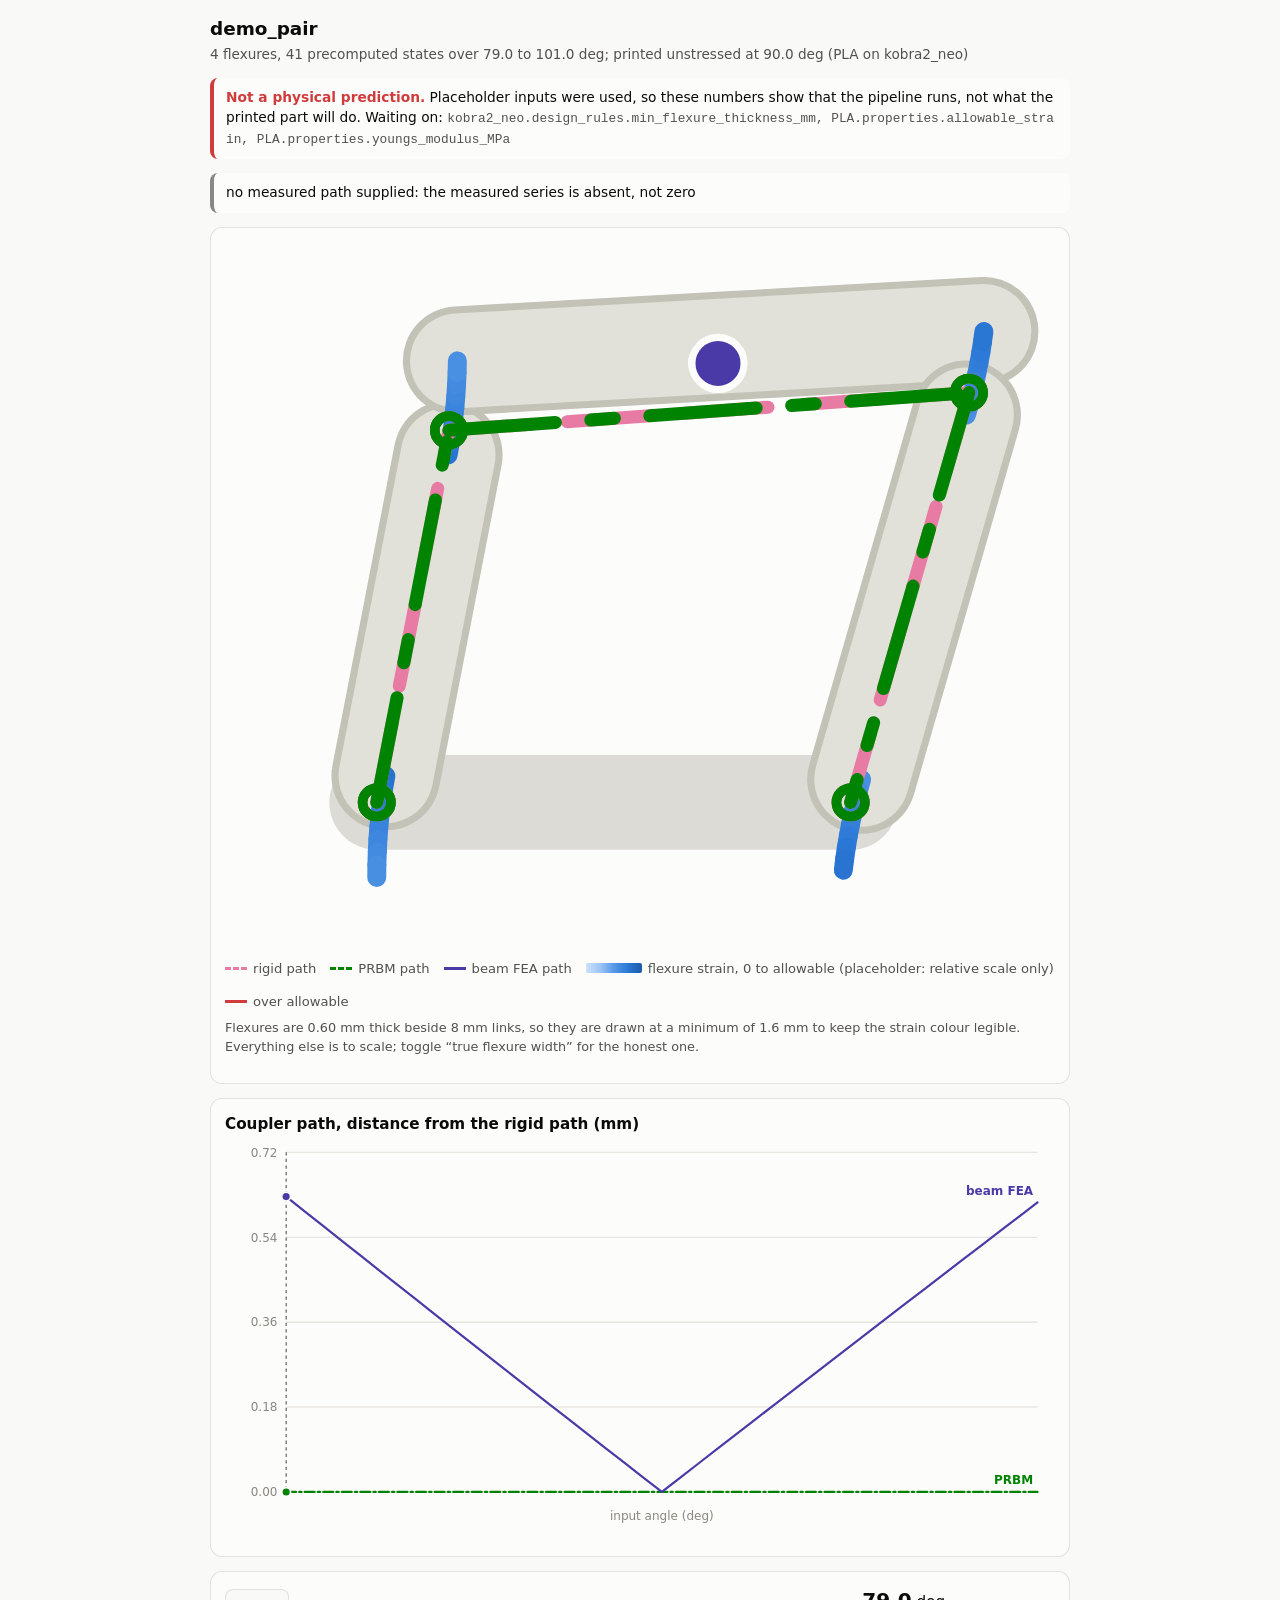
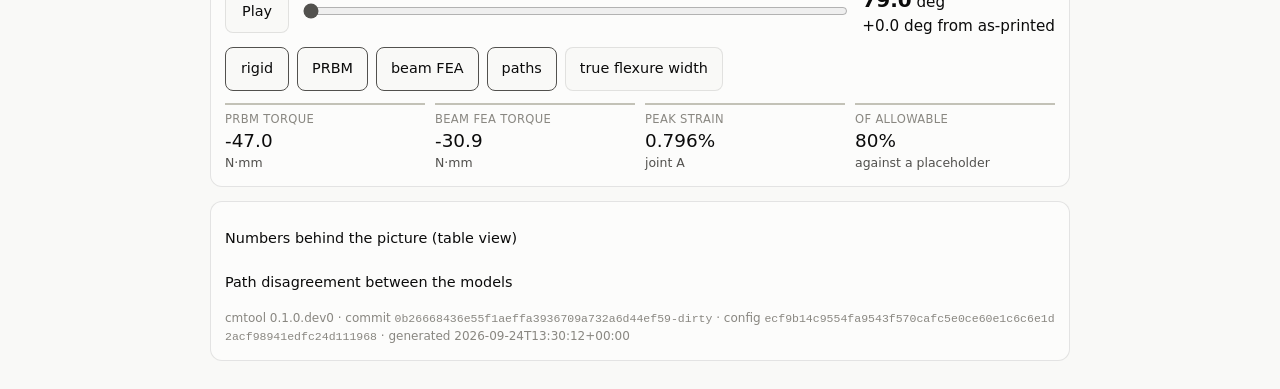
<file: examples/demo_pair/demo_pair_viewer.html>
<!DOCTYPE html>
<html lang="en">
<head>
<meta charset="utf-8">
<meta name="viewport" content="width=device-width, initial-scale=1">
<title>cmtool viewer - demo_pair</title>
<style>
  :root {
      color-scheme: light dark;
      --surface: #fcfcfb;
      --plane: #f9f9f7;
      --primary: #0b0b0b;
      --secondary: #52514e;
      --muted: #898781;
      --grid: #e1e0d9;
      --axis: #c3c2b7;
      --border: rgba(11,11,11,0.10);
      --critical: #d03b3b;
      --font: system-ui, -apple-system, "Segoe UI", sans-serif;
  }
  @media (prefers-color-scheme: dark) {
    :root:not([data-theme="light"]) {
      --surface: #1a1a19;
      --plane: #0d0d0d;
      --primary: #ffffff;
      --secondary: #c3c2b7;
      --muted: #898781;
      --grid: #2c2c2a;
      --axis: #383835;
      --border: rgba(255,255,255,0.10);
    }
  }
  * { box-sizing: border-box; }
  body {
    margin: 0;
    padding: 16px;
    background: var(--plane);
    color: var(--primary);
    font-family: var(--font);
    font-size: 15px;
    line-height: 1.45;
    overflow-x: hidden;
  }
  .wrap { max-width: 860px; margin: 0 auto; }
  h1 { font-size: 1.15rem; margin: 0 0 2px; }
  .sub { color: var(--secondary); font-size: 0.85rem; margin: 0 0 14px; }
  .card {
    background: var(--surface);
    border: 1px solid var(--border);
    border-radius: 12px;
    padding: 14px;
    margin-bottom: 14px;
  }
  .banner {
    border-left: 4px solid var(--critical);
    background: var(--surface);
    border-radius: 8px;
    padding: 10px 12px;
    margin-bottom: 14px;
    font-size: 0.86rem;
  }
  .banner strong { color: var(--critical); }
  .banner code { font-size: 0.8rem; color: var(--secondary); word-break: break-all; }
  svg { display: block; width: 100%; height: auto; touch-action: manipulation; }
  h2.chart-title { font-size: 0.95rem; margin: 0 0 2px; font-weight: 600; }
  .controls { display: flex; align-items: center; gap: 12px; flex-wrap: wrap; }
  input[type=range] {
    flex: 1 1 200px; min-width: 160px; height: 44px; accent-color: var(--secondary);
  }
  button {
    font: inherit; font-size: 0.9rem; min-height: 44px; min-width: 64px;
    padding: 0 14px; border-radius: 8px; cursor: pointer;
    border: 1px solid var(--border); background: var(--plane); color: var(--primary);
  }
  button[aria-pressed="true"] { border-color: var(--secondary); }
  .angle { font-variant-numeric: tabular-nums; font-size: 0.95rem; min-width: 128px; }
  .angle b { font-size: 1.25rem; }
  .toggles { display: flex; gap: 8px; flex-wrap: wrap; margin-top: 10px; }
  .readouts {
    display: grid; gap: 10px; margin-top: 12px;
    grid-template-columns: repeat(auto-fit, minmax(130px, 1fr));
  }
  .stat { border-top: 2px solid var(--axis); padding-top: 6px; }
  .stat .k { font-size: 0.72rem; color: var(--muted); text-transform: uppercase;
             letter-spacing: 0.03em; }
  .stat .v { font-size: 1.15rem; font-variant-numeric: tabular-nums; }
  .stat .u { font-size: 0.78rem; color: var(--secondary); }
  .legend { display: flex; gap: 14px; flex-wrap: wrap; margin-top: 10px;
            font-size: 0.82rem; color: var(--secondary); }
  .legend span { display: inline-flex; align-items: center; gap: 6px; }
  .swatch { width: 22px; height: 0; border-top-width: 3px; border-top-style: solid; }
  .note { font-size: 0.8rem; color: var(--secondary); margin-top: 8px; }
  table { border-collapse: collapse; width: 100%; font-size: 0.8rem;
          font-variant-numeric: tabular-nums; }
  th, td { text-align: right; padding: 3px 6px; border-bottom: 1px solid var(--grid); }
  th:first-child, td:first-child { text-align: left; }
  th { color: var(--muted); font-weight: 600; }
  details summary { cursor: pointer; min-height: 44px; display: flex; align-items: center;
                    font-size: 0.9rem; }
  .scroll { overflow-x: auto; }
  @media (max-width: 460px) {
    body { padding: 12px; }
    button { min-width: 0; padding: 0 10px; font-size: 0.85rem; }
    .angle { min-width: 104px; }
  }
  footer { font-size: 0.75rem; color: var(--muted); margin-top: 6px; word-break: break-all; }
  footer code { font-size: 0.72rem; }
</style>
</head>
<body>
<div class="wrap">
  <h1>demo_pair</h1>
  <p class="sub" id="subtitle"></p>
  <div id="banner"></div>

  <div class="card">
    <svg id="view" role="img" aria-label="compliant mechanism at the selected input angle"></svg>
    <div class="legend" id="legend"></div>
    <p class="note" id="scale-note"></p>
  </div>

  <div class="card" id="deviation-card">
    <h2 class="chart-title" id="deviation-title"></h2>
    <svg id="deviation" role="img"
         aria-label="how far each model's coupler path sits from the reference path"></svg>
    <p class="note" id="deviation-note"></p>
  </div>

  <div class="card">
    <div class="controls">
      <button id="play" aria-pressed="false">Play</button>
      <input id="slider" type="range" min="0" value="0" step="1"
             aria-label="input angle step">
      <div class="angle">
        <b id="angle">-</b> deg<br>
        <span class="u" id="sweep"></span>
      </div>
    </div>
    <div class="toggles" id="toggles"></div>
    <div class="readouts" id="readouts"></div>
  </div>

  <div class="card">
    <details>
      <summary>Numbers behind the picture (table view)</summary>
      <div class="scroll"><table id="table"></table></div>
    </details>
    <details>
      <summary>Path disagreement between the models</summary>
      <div class="scroll"><table id="gaps"></table></div>
    </details>
    <footer id="prov"></footer>
  </div>
</div>

<script type="application/json" id="payload">{"scene": {"name": "demo_pair", "joints": ["A", "B", "C", "D"], "bodies": ["ground", "input", "coupler", "output"], "ground_body": "ground", "output_name": "P", "input_angles_deg": [79.0133056640625, 79.56264038085938, 80.11197509765626, 80.66130981445312, 81.21064453125, 81.75997924804688, 82.30931396484375, 82.85864868164063, 83.4079833984375, 83.95731811523437, 84.50665283203125, 85.05598754882813, 85.605322265625, 86.15465698242187, 86.70399169921875, 87.25332641601562, 87.8026611328125, 88.35199584960938, 88.90133056640624, 89.45066528320312, 90.0, 90.54933471679688, 91.09866943359376, 91.64800415039062, 92.1973388671875, 92.74667358398438, 93.29600830078125, 93.84534301757813, 94.394677734375, 94.94401245117187, 95.49334716796875, 96.04268188476563, 96.5920166015625, 97.14135131835937, 97.69068603515625, 98.24002075195312, 98.78935546875, 99.33869018554688, 99.88802490234374, 100.43735961914062, 100.9866943359375], "input_sweep_deg": [0.0, 0.5493347167968778, 1.0986694335937557, 1.6480041503906193, 2.197338867187497, 2.746673583984375, 3.296008300781253, 3.8453430175781307, 4.394677734374994, 4.944012451171872, 5.49334716796875, 6.042681884765628, 6.592016601562506, 7.141351318359369, 7.690686035156247, 8.240020751953125, 8.789355468750003, 9.33869018554688, 9.888024902343744, 10.437359619140622, 10.9866943359375, 11.536029052734378, 12.085363769531256, 12.63469848632812, 13.184033203124997, 13.733367919921875, 14.282702636718753, 14.83203735351563, 15.381372070312494, 15.930706787109372, 16.48004150390625, 17.029376220703128, 17.578710937500006, 18.12804565429687, 18.677380371093747, 19.226715087890625, 19.776049804687503, 20.32538452148438, 20.874719238281244, 21.424053955078122, 21.973388671875], "bounds_mm": [-12.808555894392182, -12.338811649820725, 57.252260831510185, 47.30319977388671], "ground_polyline_mm": [[0.0, 0.0], [40.0, 0.0]], "link_width_mm": 8.0, "flexure_thickness_mm": {"A": 0.6, "B": 0.6, "C": 0.6, "D": 0.6}, "flexure_length_mm": {"A": 8.628929553254459, "B": 7.9921658349610025, "C": 7.204777008307287, "D": 7.841540726600744}, "prbm_models": {"A": "long_segment_end_moment", "B": "long_segment_end_moment", "C": "long_segment_end_moment", "D": "long_segment_end_moment"}, "allowable_strain": 0.01, "allowable_strain_is_placeholder": true, "models": {"rigid": {"key": "rigid", "path": [[28.18128942654836, 37.10158997795794], [27.87604584679546, 37.17329021106554], [27.570235942043226, 37.2421864934005], [27.263886948772537, 37.30827511092767], [26.957026140132754, 37.37155263423235], [26.649680823169827, 37.43201591927861], [26.34187833604506, 37.48966210814841], [26.033646045244687, 37.54448862976187], [25.725011342780387, 37.59649320057849], [25.416001643380717, 37.64567382527946], [25.10664438167382, 37.69202879743094], [24.7969670093611, 37.735556700128726], [24.486996992382323, 37.77625640662382], [24.176761808072005, 37.8141270809294], [23.866288942307186, 37.849168178408874], [23.55560588664682, 37.8813794463454], [23.24474013546264, 37.91076092449253], [22.933719183061704, 37.93731294560635], [22.622570520800625, 37.961036135958985], [22.31132163419154, 37.98193141583343], [22.000000000000004, 38.0], [21.688633083334594, 38.01524339817414], [21.377248334728574, 38.02766341545582], [21.065873187213406, 38.03726215275044], [20.754535053384313, 38.04404200717135], [20.443261322457865, 38.048005672423876], [20.132079357321636, 38.0491561391711], [19.821016491575914, 38.04749669538109], [19.510100026567542, 38.04303092665588], [19.19935722841586, 38.035762716542024], [18.888815325030816, 38.02569624682282], [18.578501503123185, 38.0128359977921], [18.26844290520696, 37.99718674850971], [17.95866662659386, 37.97875357703847], [17.649199712379964, 37.957541860662744], [17.340069154424516, 37.933557276088585], [17.03130188832082, 37.90680579962518], [16.722924790359194, 37.8772937073479], [16.414964674482036, 37.845027575242504], [16.107448289230867, 37.81001427933072], [15.800402314685458, 37.77226099577694]], "input_angles_deg": [79.0133056640625, 79.56264038085938, 80.11197509765626, 80.66130981445312, 81.21064453125, 81.75997924804688, 82.30931396484375, 82.85864868164063, 83.4079833984375, 83.95731811523437, 84.50665283203125, 85.05598754882813, 85.605322265625, 86.15465698242187, 86.70399169921875, 87.25332641601562, 87.8026611328125, 88.35199584960938, 88.90133056640624, 89.45066528320312, 90.0, 90.54933471679688, 91.09866943359376, 91.64800415039062, 92.1973388671875, 92.74667358398438, 93.29600830078125, 93.84534301757813, 94.394677734375, 94.94401245117187, 95.49334716796875, 96.04268188476563, 96.5920166015625, 97.14135131835937, 97.69068603515625, 98.24002075195312, 98.78935546875, 99.33869018554688, 99.88802490234374, 100.43735961914062, 100.9866943359375], "frames": [{"links": {"ground": [[0.0, 0.0], [40.0, 0.0]], "input": [[0.0, 0.0], [6.098592936395604, 31.413486979260128]], "coupler": [[6.098592936395604, 31.413486979260128], [49.9839352060919, 34.58787414399096]], "output": [[49.9839352060919, 34.58787414399096], [40.0, 0.0]]}, "output": [28.18128942654836, 37.10158997795794]}, {"links": {"ground": [[0.0, 0.0], [40.0, 0.0]], "input": [[0.0, 0.0], [5.7971341758553026, 31.470513744569384]], "coupler": [[5.7971341758553026, 31.470513744569384], [49.680357264283444, 34.67406355239943]], "output": [[49.680357264283444, 34.67406355239943], [40.0, 0.0]]}, "output": [27.87604584679546, 37.17329021106554]}, {"links": {"ground": [[0.0, 0.0], [40.0, 0.0]], "input": [[0.0, 0.0], [5.495142523740837, 31.524647637107304]], "coupler": [[5.495142523740837, 31.524647637107304], [49.376213660731665, 34.75754043928178]], "output": [[49.376213660731665, 34.75754043928178], [40.0, 0.0]]}, "output": [27.570235942043226, 37.2421864934005]}, {"links": {"ground": [[0.0, 0.0], [40.0, 0.0]], "input": [[0.0, 0.0], [5.192645740114694, 31.575883680709058]], "coupler": [[5.192645740114694, 31.575883680709058], [49.07153159727574, 34.838302405249706]], "output": [[49.07153159727574, 34.838302405249706], [40.0, 0.0]]}, "output": [27.263886948772537, 37.30827511092767]}, {"links": {"ground": [[0.0, 0.0], [40.0, 0.0]], "input": [[0.0, 0.0], [4.889671631472661, 31.62421716558959]], "coupler": [[4.889671631472661, 31.62421716558959], [48.76633830994812, 34.91634735529384]], "output": [[48.76633830994812, 34.91634735529384], [40.0, 0.0]]}, "output": [26.957026140132754, 37.37155263423235]}, {"links": {"ground": [[0.0, 0.0], [40.0, 0.0]], "input": [[0.0, 0.0], [4.586248048187847, 31.669643648776553]], "coupler": [[4.586248048187847, 31.669643648776553], [48.460661066121055, 34.99167349990885]], "output": [[48.460661066121055, 34.99167349990885], [40.0, 0.0]]}, "output": [26.649680823169827, 37.43201591927861]}, {"links": {"ground": [[0.0, 0.0], [40.0, 0.0]], "input": [[0.0, 0.0], [4.282402881950532, 31.71215895451872]], "coupler": [[4.282402881950532, 31.71215895451872], [48.15452716164084, 35.0642793562061]], "output": [[48.15452716164084, 35.0642793562061], [40.0, 0.0]]}, "output": [26.34187833604506, 37.48966210814841]}, {"links": {"ground": [[0.0, 0.0], [40.0, 0.0]], "input": [[0.0, 0.0], [3.9781640632042805, 31.751759174669836]], "coupler": [[3.9781640632042805, 31.751759174669836], [47.84796391795007, 35.13416374901434]], "output": [[47.84796391795007, 35.13416374901434], [40.0, 0.0]]}, "output": [26.033646045244687, 37.54448862976187]}, {"links": {"ground": [[0.0, 0.0], [40.0, 0.0]], "input": [[0.0, 0.0], [3.6735595585785004, 31.78844066904787]], "coupler": [[3.6735595585785004, 31.78844066904787], [47.54099867919773, 35.20132581196818]], "output": [[47.54099867919773, 35.20132581196818], [40.0, 0.0]]}, "output": [25.725011342780387, 37.59649320057849]}, {"links": {"ground": [[0.0, 0.0], [40.0, 0.0]], "input": [[0.0, 0.0], [3.368617368317602, 31.822200065769636]], "coupler": [[3.368617368317602, 31.822200065769636], [47.233658809337086, 35.26576498858489]], "output": [[47.233658809337086, 35.26576498858489], [40.0, 0.0]]}, "output": [25.416001643380717, 37.64567382527946]}, {"links": {"ground": [[0.0, 0.0], [40.0, 0.0]], "input": [[0.0, 0.0], [3.0633655237072093, 31.853034261560737]], "coupler": [[3.0633655237072093, 31.853034261560737], [46.92597168921164, 35.32748103332925]], "output": [[46.92597168921164, 35.32748103332925], [40.0, 0.0]]}, "output": [25.10664438167382, 37.69202879743094]}, {"links": {"ground": [[0.0, 0.0], [40.0, 0.0]], "input": [[0.0, 0.0], [2.757832084497373, 31.88094042204083]], "coupler": [[2.757832084497373, 31.88094042204083], [46.61796471362871, 35.38647401266711]], "output": [[46.61796471362871, 35.38647401266711], [40.0, 0.0]]}, "output": [24.7969670093611, 37.735556700128726]}, {"links": {"ground": [[0.0, 0.0], [40.0, 0.0]], "input": [[0.0, 0.0], [2.4520451363232443, 31.90591598198418]], "coupler": [[2.4520451363232443, 31.90591598198418], [46.30966528842089, 35.442744306107215]], "output": [[46.30966528842089, 35.442744306107215], [40.0, 0.0]]}, "output": [24.486996992382323, 37.77625640662382]}, {"links": {"ground": [[0.0, 0.0], [40.0, 0.0]], "input": [[0.0, 0.0], [2.1460327881233616, 31.927958645555456]], "coupler": [[2.1460327881233616, 31.927958645555456], [46.00110082749535, 35.49629260723202]], "output": [[46.00110082749535, 35.49629260723202], [40.0, 0.0]]}, "output": [24.176761808072005, 37.8141270809294]}, {"links": {"ground": [[0.0, 0.0], [40.0, 0.0]], "input": [[0.0, 0.0], [1.8398231695557317, 31.94706638652078]], "coupler": [[1.8398231695557317, 31.94706638652078], [45.6922987498707, 35.5471199247171]], "output": [[45.6922987498707, 35.5471199247171], [40.0, 0.0]]}, "output": [23.866288942307186, 37.849168178408874]}, {"links": {"ground": [[0.0, 0.0], [40.0, 0.0]], "input": [[0.0, 0.0], [1.5334444284121413, 31.963237448433972]], "coupler": [[1.5334444284121413, 31.963237448433972], [45.38328647670174, 35.59522758333987]], "output": [[45.38328647670174, 35.59522758333987], [40.0, 0.0]]}, "output": [23.55560588664682, 37.8813794463454]}, {"links": {"ground": [[0.0, 0.0], [40.0, 0.0]], "input": [[0.0, 0.0], [1.2269247280306652, 31.976470344798013]], "coupler": [[1.2269247280306652, 31.976470344798013], [45.07409142829164, 35.640617224977134]], "output": [[45.07409142829164, 35.640617224977134], [40.0, 0.0]]}, "output": [23.24474013546264, 37.91076092449253]}, {"links": {"ground": [[0.0, 0.0], [40.0, 0.0]], "input": [[0.0, 0.0], [0.9202922447068134, 31.98676385920171]], "coupler": [[0.9202922447068134, 31.98676385920171], [44.764741021091695, 35.683290809592165]], "output": [[44.764741021091695, 35.683290809592165], [40.0, 0.0]]}, "output": [22.933719183061704, 37.93731294560635]}, {"links": {"ground": [[0.0, 0.0], [40.0, 0.0]], "input": [[0.0, 0.0], [0.6135751651034872, 31.994117045431466]], "coupler": [[0.6135751651034872, 31.994117045431466], [44.45526266468868, 35.72325061621116]], "output": [[44.45526266468868, 35.72325061621116], [40.0, 0.0]]}, "output": [22.622570520800625, 37.961036135958985]}, {"links": {"ground": [[0.0, 0.0], [40.0, 0.0]], "input": [[0.0, 0.0], [0.306801683659913, 31.99852922755831]], "coupler": [[0.306801683659913, 31.99852922755831], [44.145683758779356, 35.7604992438891]], "output": [[44.145683758779356, 35.7604992438891], [40.0, 0.0]]}, "output": [22.31132163419154, 37.98193141583343]}, {"links": {"ground": [[0.0, 0.0], [40.0, 0.0]], "input": [[0.0, 0.0], [1.959434878635765e-15, 32.0]], "coupler": [[1.959434878635765e-15, 32.0], [43.83603169013249, 35.79503961266559]], "output": [[43.83603169013249, 35.79503961266559], [40.0, 0.0]]}, "output": [22.000000000000004, 38.0]}, {"links": {"ground": [[0.0, 0.0], [40.0, 0.0]], "input": [[0.0, 0.0], [-0.3068016836599091, 31.99852922755831]], "coupler": [[-0.3068016836599091, 31.99852922755831], [43.52633382953789, 35.82687496451032]], "output": [[43.52633382953789, 35.82687496451032], [40.0, 0.0]]}, "output": [21.688633083334594, 38.01524339817414]}, {"links": {"ground": [[0.0, 0.0], [40.0, 0.0]], "input": [[0.0, 0.0], [-0.6135751651034832, 31.994117045431466]], "coupler": [[-0.6135751651034832, 31.994117045431466], [43.21661752874259, 35.85600886425851]], "output": [[43.21661752874259, 35.85600886425851], [40.0, 0.0]]}, "output": [21.377248334728574, 38.02766341545582]}, {"links": {"ground": [[0.0, 0.0], [40.0, 0.0]], "input": [[0.0, 0.0], [-0.9202922447068166, 31.98676385920171]], "coupler": [[-0.9202922447068166, 31.98676385920171], [42.906910117373926, 35.88244520053655]], "output": [[42.906910117373926, 35.88244520053655], [40.0, 0.0]]}, "output": [21.065873187213406, 38.03726215275044]}, {"links": {"ground": [[0.0, 0.0], [40.0, 0.0]], "input": [[0.0, 0.0], [-1.2269247280306614, 31.976470344798017]], "coupler": [[-1.2269247280306614, 31.976470344798017], [42.597238899849486, 35.90618818667764]], "output": [[42.597238899849486, 35.90618818667764], [40.0, 0.0]]}, "output": [20.754535053384313, 38.04404200717135]}, {"links": {"ground": [[0.0, 0.0], [40.0, 0.0]], "input": [[0.0, 0.0], [-1.5334444284121374, 31.963237448433972]], "coupler": [[-1.5334444284121374, 31.963237448433972], [42.28763115227364, 35.92724236162785]], "output": [[42.28763115227364, 35.92724236162785], [40.0, 0.0]]}, "output": [20.443261322457865, 38.048005672423876]}, {"links": {"ground": [[0.0, 0.0], [40.0, 0.0]], "input": [[0.0, 0.0], [-1.8398231695557277, 31.94706638652078]], "coupler": [[-1.8398231695557277, 31.94706638652078], [41.97811411932066, 35.94561259084262]], "output": [[41.97811411932066, 35.94561259084262], [40.0, 0.0]]}, "output": [20.132079357321636, 38.0491561391711]}, {"links": {"ground": [[0.0, 0.0], [40.0, 0.0]], "input": [[0.0, 0.0], [-2.1460327881233576, 31.927958645555456]], "coupler": [[-2.1460327881233576, 31.927958645555456], [41.66871501110417, 35.961304067173586]], "output": [[41.66871501110417, 35.961304067173586], [40.0, 0.0]]}, "output": [19.821016491575914, 38.04749669538109]}, {"links": {"ground": [[0.0, 0.0], [40.0, 0.0]], "input": [[0.0, 0.0], [-2.4520451363232474, 31.90591598198418]], "coupler": [[-2.4520451363232474, 31.90591598198418], [41.359461000032695, 35.97432231174605]], "output": [[41.359461000032695, 35.97432231174605], [40.0, 0.0]]}, "output": [19.510100026567542, 38.04303092665588]}, {"links": {"ground": [[0.0, 0.0], [40.0, 0.0]], "input": [[0.0, 0.0], [-2.757832084497369, 31.88094042204083]], "coupler": [[-2.757832084497369, 31.88094042204083], [41.05037921765134, 35.984673174827165]], "output": [[41.05037921765134, 35.984673174827165], [40.0, 0.0]]}, "output": [19.19935722841586, 38.035762716542024]}, {"links": {"ground": [[0.0, 0.0], [40.0, 0.0]], "input": [[0.0, 0.0], [-3.0633655237072053, 31.853034261560737]], "coupler": [[-3.0633655237072053, 31.853034261560737], [40.741496751469086, 35.99236283668468]], "output": [[40.741496751469086, 35.99236283668468], [40.0, 0.0]]}, "output": [18.888815325030816, 38.02569624682282]}, {"links": {"ground": [[0.0, 0.0], [40.0, 0.0]], "input": [[0.0, 0.0], [-3.3686173683175986, 31.822200065769636]], "coupler": [[-3.3686173683175986, 31.822200065769636], [40.43284064177186, 35.99739780843652]], "output": [[40.43284064177186, 35.99739780843652], [40.0, 0.0]]}, "output": [18.578501503123185, 38.0128359977921]}, {"links": {"ground": [[0.0, 0.0], [40.0, 0.0]], "input": [[0.0, 0.0], [-3.6735595585784964, 31.78844066904787]], "coupler": [[-3.6735595585784964, 31.78844066904787], [40.12443787842078, 35.99978493289111]], "output": [[40.12443787842078, 35.99978493289111], [40.0, 0.0]]}, "output": [18.26844290520696, 37.99718674850971]}, {"links": {"ground": [[0.0, 0.0], [40.0, 0.0]], "input": [[0.0, 0.0], [-3.9781640632042836, 31.751759174669836]], "coupler": [[-3.9781640632042836, 31.751759174669836], [39.816315397635655, 35.99953138537854]], "output": [[39.816315397635655, 35.99953138537854], [40.0, 0.0]]}, "output": [17.95866662659386, 37.97875357703847]}, {"links": {"ground": [[0.0, 0.0], [40.0, 0.0]], "input": [[0.0, 0.0], [-4.282402881950528, 31.71215895451872]], "coupler": [[-4.282402881950528, 31.71215895451872], [39.50850007876331, 35.99664467457244]], "output": [[39.50850007876331, 35.99664467457244], [40.0, 0.0]]}, "output": [17.649199712379964, 37.957541860662744]}, {"links": {"ground": [[0.0, 0.0], [40.0, 0.0]], "input": [[0.0, 0.0], [-4.586248048187843, 31.669643648776557]], "coupler": [[-4.586248048187843, 31.669643648776557], [39.201018741030566, 35.99113264330279]], "output": [[39.201018741030566, 35.99113264330279], [40.0, 0.0]]}, "output": [17.340069154424516, 37.933557276088585]}, {"links": {"ground": [[0.0, 0.0], [40.0, 0.0]], "input": [[0.0, 0.0], [-4.889671631472657, 31.624217165589595]], "coupler": [[-4.889671631472657, 31.624217165589595], [38.893898140281564, 35.98300346935935]], "output": [[38.893898140281564, 35.98300346935935], [40.0, 0.0]]}, "output": [17.03130188832082, 37.90680579962518]}, {"links": {"ground": [[0.0, 0.0], [40.0, 0.0]], "input": [[0.0, 0.0], [-5.19264574011469, 31.57588368070906]], "coupler": [[-5.19264574011469, 31.57588368070906], [38.5871649656992, 35.97226566628591]], "output": [[38.5871649656992, 35.97226566628591], [40.0, 0.0]]}, "output": [16.722924790359194, 37.8772937073479]}, {"links": {"ground": [[0.0, 0.0], [40.0, 0.0]], "input": [[0.0, 0.0], [-5.4951425237408404, 31.524647637107304]], "coupler": [[-5.4951425237408404, 31.524647637107304], [38.28084583651029, 35.958928084165066]], "output": [[38.28084583651029, 35.958928084165066], [40.0, 0.0]]}, "output": [16.414964674482036, 37.845027575242504]}, {"links": {"ground": [[0.0, 0.0], [40.0, 0.0]], "input": [[0.0, 0.0], [-5.797134175855305, 31.470513744569384]], "coupler": [[-5.797134175855305, 31.470513744569384], [37.97496729867423, 35.942999910393695]], "output": [[37.97496729867423, 35.942999910393695], [40.0, 0.0]]}, "output": [16.107448289230867, 37.81001427933072]}, {"links": {"ground": [[0.0, 0.0], [40.0, 0.0]], "input": [[0.0, 0.0], [-6.098592936395599, 31.413486979260128]], "coupler": [[-6.098592936395599, 31.413486979260128], [37.66955582155491, 35.924490670448634]], "output": [[37.66955582155491, 35.924490670448634], [40.0, 0.0]]}, "output": [15.800402314685458, 37.77226099577694]}], "deviation_mm": [0.0, 0.0, 0.0, 0.0, 0.0, 0.0, 0.0, 0.0, 0.0, 0.0, 0.0, 0.0, 0.0, 0.0, 0.0, 0.0, 0.0, 0.0, 0.0, 0.0, 0.0, 0.0, 0.0, 0.0, 0.0, 0.0, 0.0, 0.0, 0.0, 0.0, 0.0, 0.0, 0.0, 0.0, 0.0, 0.0, 0.0, 0.0, 0.0, 0.0, 0.0]}, "prbm": {"key": "prbm", "path": [[28.18128942654836, 37.10158997795794], [27.87604584679546, 37.17329021106554], [27.570235942043226, 37.2421864934005], [27.263886948772537, 37.30827511092767], [26.957026140132754, 37.37155263423235], [26.649680823169827, 37.43201591927861], [26.34187833604506, 37.48966210814841], [26.033646045244687, 37.54448862976187], [25.725011342780387, 37.59649320057849], [25.416001643380717, 37.64567382527946], [25.10664438167382, 37.69202879743094], [24.7969670093611, 37.735556700128726], [24.486996992382323, 37.77625640662382], [24.176761808072005, 37.8141270809294], [23.866288942307186, 37.849168178408874], [23.55560588664682, 37.8813794463454], [23.24474013546264, 37.91076092449253], [22.933719183061704, 37.93731294560635], [22.622570520800625, 37.961036135958985], [22.31132163419154, 37.98193141583343], [22.000000000000004, 38.0], [21.688633083334594, 38.01524339817414], [21.377248334728574, 38.02766341545582], [21.065873187213406, 38.03726215275044], [20.754535053384313, 38.04404200717135], [20.443261322457865, 38.048005672423876], [20.132079357321636, 38.0491561391711], [19.821016491575914, 38.04749669538109], [19.510100026567542, 38.04303092665588], [19.19935722841586, 38.035762716542024], [18.888815325030816, 38.02569624682282], [18.578501503123185, 38.0128359977921], [18.26844290520696, 37.99718674850971], [17.95866662659386, 37.97875357703847], [17.649199712379964, 37.957541860662744], [17.340069154424516, 37.933557276088585], [17.03130188832082, 37.90680579962518], [16.722924790359194, 37.8772937073479], [16.414964674482036, 37.845027575242504], [16.107448289230867, 37.81001427933072], [15.800402314685458, 37.77226099577694]], "input_angles_deg": [79.0133056640625, 79.56264038085938, 80.11197509765626, 80.66130981445312, 81.21064453125, 81.75997924804688, 82.30931396484375, 82.85864868164063, 83.4079833984375, 83.95731811523437, 84.50665283203125, 85.05598754882813, 85.605322265625, 86.15465698242187, 86.70399169921875, 87.25332641601562, 87.8026611328125, 88.35199584960938, 88.90133056640624, 89.45066528320312, 90.0, 90.54933471679688, 91.09866943359376, 91.64800415039062, 92.1973388671875, 92.74667358398438, 93.29600830078125, 93.84534301757813, 94.394677734375, 94.94401245117187, 95.49334716796875, 96.04268188476563, 96.5920166015625, 97.14135131835937, 97.69068603515625, 98.24002075195312, 98.78935546875, 99.33869018554688, 99.88802490234374, 100.43735961914062, 100.9866943359375], "frames": [{"links": {"ground": [[0.0, 0.0], [40.0, 0.0]], "input": [[0.0, 0.0], [6.098592936395604, 31.413486979260128]], "coupler": [[6.098592936395604, 31.413486979260128], [49.9839352060919, 34.58787414399096]], "output": [[49.9839352060919, 34.58787414399096], [40.0, 0.0]]}, "output": [28.18128942654836, 37.10158997795794]}, {"links": {"ground": [[0.0, 0.0], [40.0, 0.0]], "input": [[0.0, 0.0], [5.7971341758553026, 31.470513744569384]], "coupler": [[5.7971341758553026, 31.470513744569384], [49.680357264283444, 34.67406355239943]], "output": [[49.680357264283444, 34.67406355239943], [40.0, 0.0]]}, "output": [27.87604584679546, 37.17329021106554]}, {"links": {"ground": [[0.0, 0.0], [40.0, 0.0]], "input": [[0.0, 0.0], [5.495142523740837, 31.524647637107304]], "coupler": [[5.495142523740837, 31.524647637107304], [49.376213660731665, 34.75754043928178]], "output": [[49.376213660731665, 34.75754043928178], [40.0, 0.0]]}, "output": [27.570235942043226, 37.2421864934005]}, {"links": {"ground": [[0.0, 0.0], [40.0, 0.0]], "input": [[0.0, 0.0], [5.192645740114694, 31.575883680709058]], "coupler": [[5.192645740114694, 31.575883680709058], [49.07153159727574, 34.838302405249706]], "output": [[49.07153159727574, 34.838302405249706], [40.0, 0.0]]}, "output": [27.263886948772537, 37.30827511092767]}, {"links": {"ground": [[0.0, 0.0], [40.0, 0.0]], "input": [[0.0, 0.0], [4.889671631472661, 31.62421716558959]], "coupler": [[4.889671631472661, 31.62421716558959], [48.76633830994812, 34.91634735529384]], "output": [[48.76633830994812, 34.91634735529384], [40.0, 0.0]]}, "output": [26.957026140132754, 37.37155263423235]}, {"links": {"ground": [[0.0, 0.0], [40.0, 0.0]], "input": [[0.0, 0.0], [4.586248048187847, 31.669643648776553]], "coupler": [[4.586248048187847, 31.669643648776553], [48.460661066121055, 34.99167349990885]], "output": [[48.460661066121055, 34.99167349990885], [40.0, 0.0]]}, "output": [26.649680823169827, 37.43201591927861]}, {"links": {"ground": [[0.0, 0.0], [40.0, 0.0]], "input": [[0.0, 0.0], [4.282402881950532, 31.71215895451872]], "coupler": [[4.282402881950532, 31.71215895451872], [48.15452716164084, 35.0642793562061]], "output": [[48.15452716164084, 35.0642793562061], [40.0, 0.0]]}, "output": [26.34187833604506, 37.48966210814841]}, {"links": {"ground": [[0.0, 0.0], [40.0, 0.0]], "input": [[0.0, 0.0], [3.9781640632042805, 31.751759174669836]], "coupler": [[3.9781640632042805, 31.751759174669836], [47.84796391795007, 35.13416374901434]], "output": [[47.84796391795007, 35.13416374901434], [40.0, 0.0]]}, "output": [26.033646045244687, 37.54448862976187]}, {"links": {"ground": [[0.0, 0.0], [40.0, 0.0]], "input": [[0.0, 0.0], [3.6735595585785004, 31.78844066904787]], "coupler": [[3.6735595585785004, 31.78844066904787], [47.54099867919773, 35.20132581196818]], "output": [[47.54099867919773, 35.20132581196818], [40.0, 0.0]]}, "output": [25.725011342780387, 37.59649320057849]}, {"links": {"ground": [[0.0, 0.0], [40.0, 0.0]], "input": [[0.0, 0.0], [3.368617368317602, 31.822200065769636]], "coupler": [[3.368617368317602, 31.822200065769636], [47.233658809337086, 35.26576498858489]], "output": [[47.233658809337086, 35.26576498858489], [40.0, 0.0]]}, "output": [25.416001643380717, 37.64567382527946]}, {"links": {"ground": [[0.0, 0.0], [40.0, 0.0]], "input": [[0.0, 0.0], [3.0633655237072093, 31.853034261560737]], "coupler": [[3.0633655237072093, 31.853034261560737], [46.92597168921164, 35.32748103332925]], "output": [[46.92597168921164, 35.32748103332925], [40.0, 0.0]]}, "output": [25.10664438167382, 37.69202879743094]}, {"links": {"ground": [[0.0, 0.0], [40.0, 0.0]], "input": [[0.0, 0.0], [2.757832084497373, 31.88094042204083]], "coupler": [[2.757832084497373, 31.88094042204083], [46.61796471362871, 35.38647401266711]], "output": [[46.61796471362871, 35.38647401266711], [40.0, 0.0]]}, "output": [24.7969670093611, 37.735556700128726]}, {"links": {"ground": [[0.0, 0.0], [40.0, 0.0]], "input": [[0.0, 0.0], [2.4520451363232443, 31.90591598198418]], "coupler": [[2.4520451363232443, 31.90591598198418], [46.30966528842089, 35.442744306107215]], "output": [[46.30966528842089, 35.442744306107215], [40.0, 0.0]]}, "output": [24.486996992382323, 37.77625640662382]}, {"links": {"ground": [[0.0, 0.0], [40.0, 0.0]], "input": [[0.0, 0.0], [2.1460327881233616, 31.927958645555456]], "coupler": [[2.1460327881233616, 31.927958645555456], [46.00110082749535, 35.49629260723202]], "output": [[46.00110082749535, 35.49629260723202], [40.0, 0.0]]}, "output": [24.176761808072005, 37.8141270809294]}, {"links": {"ground": [[0.0, 0.0], [40.0, 0.0]], "input": [[0.0, 0.0], [1.8398231695557317, 31.94706638652078]], "coupler": [[1.8398231695557317, 31.94706638652078], [45.6922987498707, 35.5471199247171]], "output": [[45.6922987498707, 35.5471199247171], [40.0, 0.0]]}, "output": [23.866288942307186, 37.849168178408874]}, {"links": {"ground": [[0.0, 0.0], [40.0, 0.0]], "input": [[0.0, 0.0], [1.5334444284121413, 31.963237448433972]], "coupler": [[1.5334444284121413, 31.963237448433972], [45.38328647670174, 35.59522758333987]], "output": [[45.38328647670174, 35.59522758333987], [40.0, 0.0]]}, "output": [23.55560588664682, 37.8813794463454]}, {"links": {"ground": [[0.0, 0.0], [40.0, 0.0]], "input": [[0.0, 0.0], [1.2269247280306652, 31.976470344798013]], "coupler": [[1.2269247280306652, 31.976470344798013], [45.07409142829164, 35.640617224977134]], "output": [[45.07409142829164, 35.640617224977134], [40.0, 0.0]]}, "output": [23.24474013546264, 37.91076092449253]}, {"links": {"ground": [[0.0, 0.0], [40.0, 0.0]], "input": [[0.0, 0.0], [0.9202922447068134, 31.98676385920171]], "coupler": [[0.9202922447068134, 31.98676385920171], [44.764741021091695, 35.683290809592165]], "output": [[44.764741021091695, 35.683290809592165], [40.0, 0.0]]}, "output": [22.933719183061704, 37.93731294560635]}, {"links": {"ground": [[0.0, 0.0], [40.0, 0.0]], "input": [[0.0, 0.0], [0.6135751651034872, 31.994117045431466]], "coupler": [[0.6135751651034872, 31.994117045431466], [44.45526266468868, 35.72325061621116]], "output": [[44.45526266468868, 35.72325061621116], [40.0, 0.0]]}, "output": [22.622570520800625, 37.961036135958985]}, {"links": {"ground": [[0.0, 0.0], [40.0, 0.0]], "input": [[0.0, 0.0], [0.306801683659913, 31.99852922755831]], "coupler": [[0.306801683659913, 31.99852922755831], [44.145683758779356, 35.7604992438891]], "output": [[44.145683758779356, 35.7604992438891], [40.0, 0.0]]}, "output": [22.31132163419154, 37.98193141583343]}, {"links": {"ground": [[0.0, 0.0], [40.0, 0.0]], "input": [[0.0, 0.0], [1.959434878635765e-15, 32.0]], "coupler": [[1.959434878635765e-15, 32.0], [43.83603169013249, 35.79503961266559]], "output": [[43.83603169013249, 35.79503961266559], [40.0, 0.0]]}, "output": [22.000000000000004, 38.0]}, {"links": {"ground": [[0.0, 0.0], [40.0, 0.0]], "input": [[0.0, 0.0], [-0.3068016836599091, 31.99852922755831]], "coupler": [[-0.3068016836599091, 31.99852922755831], [43.52633382953789, 35.82687496451032]], "output": [[43.52633382953789, 35.82687496451032], [40.0, 0.0]]}, "output": [21.688633083334594, 38.01524339817414]}, {"links": {"ground": [[0.0, 0.0], [40.0, 0.0]], "input": [[0.0, 0.0], [-0.6135751651034832, 31.994117045431466]], "coupler": [[-0.6135751651034832, 31.994117045431466], [43.21661752874259, 35.85600886425851]], "output": [[43.21661752874259, 35.85600886425851], [40.0, 0.0]]}, "output": [21.377248334728574, 38.02766341545582]}, {"links": {"ground": [[0.0, 0.0], [40.0, 0.0]], "input": [[0.0, 0.0], [-0.9202922447068166, 31.98676385920171]], "coupler": [[-0.9202922447068166, 31.98676385920171], [42.906910117373926, 35.88244520053655]], "output": [[42.906910117373926, 35.88244520053655], [40.0, 0.0]]}, "output": [21.065873187213406, 38.03726215275044]}, {"links": {"ground": [[0.0, 0.0], [40.0, 0.0]], "input": [[0.0, 0.0], [-1.2269247280306614, 31.976470344798017]], "coupler": [[-1.2269247280306614, 31.976470344798017], [42.597238899849486, 35.90618818667764]], "output": [[42.597238899849486, 35.90618818667764], [40.0, 0.0]]}, "output": [20.754535053384313, 38.04404200717135]}, {"links": {"ground": [[0.0, 0.0], [40.0, 0.0]], "input": [[0.0, 0.0], [-1.5334444284121374, 31.963237448433972]], "coupler": [[-1.5334444284121374, 31.963237448433972], [42.28763115227364, 35.92724236162785]], "output": [[42.28763115227364, 35.92724236162785], [40.0, 0.0]]}, "output": [20.443261322457865, 38.048005672423876]}, {"links": {"ground": [[0.0, 0.0], [40.0, 0.0]], "input": [[0.0, 0.0], [-1.8398231695557277, 31.94706638652078]], "coupler": [[-1.8398231695557277, 31.94706638652078], [41.97811411932066, 35.94561259084262]], "output": [[41.97811411932066, 35.94561259084262], [40.0, 0.0]]}, "output": [20.132079357321636, 38.0491561391711]}, {"links": {"ground": [[0.0, 0.0], [40.0, 0.0]], "input": [[0.0, 0.0], [-2.1460327881233576, 31.927958645555456]], "coupler": [[-2.1460327881233576, 31.927958645555456], [41.66871501110417, 35.961304067173586]], "output": [[41.66871501110417, 35.961304067173586], [40.0, 0.0]]}, "output": [19.821016491575914, 38.04749669538109]}, {"links": {"ground": [[0.0, 0.0], [40.0, 0.0]], "input": [[0.0, 0.0], [-2.4520451363232474, 31.90591598198418]], "coupler": [[-2.4520451363232474, 31.90591598198418], [41.359461000032695, 35.97432231174605]], "output": [[41.359461000032695, 35.97432231174605], [40.0, 0.0]]}, "output": [19.510100026567542, 38.04303092665588]}, {"links": {"ground": [[0.0, 0.0], [40.0, 0.0]], "input": [[0.0, 0.0], [-2.757832084497369, 31.88094042204083]], "coupler": [[-2.757832084497369, 31.88094042204083], [41.05037921765134, 35.984673174827165]], "output": [[41.05037921765134, 35.984673174827165], [40.0, 0.0]]}, "output": [19.19935722841586, 38.035762716542024]}, {"links": {"ground": [[0.0, 0.0], [40.0, 0.0]], "input": [[0.0, 0.0], [-3.0633655237072053, 31.853034261560737]], "coupler": [[-3.0633655237072053, 31.853034261560737], [40.741496751469086, 35.99236283668468]], "output": [[40.741496751469086, 35.99236283668468], [40.0, 0.0]]}, "output": [18.888815325030816, 38.02569624682282]}, {"links": {"ground": [[0.0, 0.0], [40.0, 0.0]], "input": [[0.0, 0.0], [-3.3686173683175986, 31.822200065769636]], "coupler": [[-3.3686173683175986, 31.822200065769636], [40.43284064177186, 35.99739780843652]], "output": [[40.43284064177186, 35.99739780843652], [40.0, 0.0]]}, "output": [18.578501503123185, 38.0128359977921]}, {"links": {"ground": [[0.0, 0.0], [40.0, 0.0]], "input": [[0.0, 0.0], [-3.6735595585784964, 31.78844066904787]], "coupler": [[-3.6735595585784964, 31.78844066904787], [40.12443787842078, 35.99978493289111]], "output": [[40.12443787842078, 35.99978493289111], [40.0, 0.0]]}, "output": [18.26844290520696, 37.99718674850971]}, {"links": {"ground": [[0.0, 0.0], [40.0, 0.0]], "input": [[0.0, 0.0], [-3.9781640632042836, 31.751759174669836]], "coupler": [[-3.9781640632042836, 31.751759174669836], [39.816315397635655, 35.99953138537854]], "output": [[39.816315397635655, 35.99953138537854], [40.0, 0.0]]}, "output": [17.95866662659386, 37.97875357703847]}, {"links": {"ground": [[0.0, 0.0], [40.0, 0.0]], "input": [[0.0, 0.0], [-4.282402881950528, 31.71215895451872]], "coupler": [[-4.282402881950528, 31.71215895451872], [39.50850007876331, 35.99664467457244]], "output": [[39.50850007876331, 35.99664467457244], [40.0, 0.0]]}, "output": [17.649199712379964, 37.957541860662744]}, {"links": {"ground": [[0.0, 0.0], [40.0, 0.0]], "input": [[0.0, 0.0], [-4.586248048187843, 31.669643648776557]], "coupler": [[-4.586248048187843, 31.669643648776557], [39.201018741030566, 35.99113264330279]], "output": [[39.201018741030566, 35.99113264330279], [40.0, 0.0]]}, "output": [17.340069154424516, 37.933557276088585]}, {"links": {"ground": [[0.0, 0.0], [40.0, 0.0]], "input": [[0.0, 0.0], [-4.889671631472657, 31.624217165589595]], "coupler": [[-4.889671631472657, 31.624217165589595], [38.893898140281564, 35.98300346935935]], "output": [[38.893898140281564, 35.98300346935935], [40.0, 0.0]]}, "output": [17.03130188832082, 37.90680579962518]}, {"links": {"ground": [[0.0, 0.0], [40.0, 0.0]], "input": [[0.0, 0.0], [-5.19264574011469, 31.57588368070906]], "coupler": [[-5.19264574011469, 31.57588368070906], [38.5871649656992, 35.97226566628591]], "output": [[38.5871649656992, 35.97226566628591], [40.0, 0.0]]}, "output": [16.722924790359194, 37.8772937073479]}, {"links": {"ground": [[0.0, 0.0], [40.0, 0.0]], "input": [[0.0, 0.0], [-5.4951425237408404, 31.524647637107304]], "coupler": [[-5.4951425237408404, 31.524647637107304], [38.28084583651029, 35.958928084165066]], "output": [[38.28084583651029, 35.958928084165066], [40.0, 0.0]]}, "output": [16.414964674482036, 37.845027575242504]}, {"links": {"ground": [[0.0, 0.0], [40.0, 0.0]], "input": [[0.0, 0.0], [-5.797134175855305, 31.470513744569384]], "coupler": [[-5.797134175855305, 31.470513744569384], [37.97496729867423, 35.942999910393695]], "output": [[37.97496729867423, 35.942999910393695], [40.0, 0.0]]}, "output": [16.107448289230867, 37.81001427933072]}, {"links": {"ground": [[0.0, 0.0], [40.0, 0.0]], "input": [[0.0, 0.0], [-6.098592936395599, 31.413486979260128]], "coupler": [[-6.098592936395599, 31.413486979260128], [37.66955582155491, 35.924490670448634]], "output": [[37.66955582155491, 35.924490670448634], [40.0, 0.0]]}, "output": [15.800402314685458, 37.77226099577694]}], "torque_nmm": [-47.01310318261639, -44.627965557104886, -42.244539225347836, -39.864567492624076, -37.48811493659821, -35.11524725561564, -32.746031291801756, -30.38053505457637, -28.018827744597274, -25.66097977813235, -23.30706281185949, -20.95714976810543, -18.6113148605276, -16.2696336202395, -13.932182922379008, -11.599041013129101, -9.270287537194553, -6.946003565726259, -4.626271624705466, -2.311175723784269, -0.0008013855825613758, 2.3047643245565888, 4.605432768355637, 6.9011137039357076, 9.191715254696755, 11.4771438777455, 13.757304331878137, 16.03209964512143, 18.301431081832966, 20.565198109373547, 22.82329836435619, 25.075627618479942, 27.3220797439581, 29.56254667855397, 31.796918390232904, 34.02508284145209, 36.24692595309173, 38.46233156805599, 40.67118141455708, 42.873355069102956, 45.072160250514116], "deviation_mm": [0.0, 0.0, 0.0, 0.0, 0.0, 0.0, 0.0, 0.0, 0.0, 0.0, 0.0, 0.0, 0.0, 0.0, 0.0, 0.0, 0.0, 0.0, 0.0, 0.0, 0.0, 0.0, 0.0, 0.0, 0.0, 0.0, 0.0, 0.0, 0.0, 0.0, 0.0, 0.0, 0.0, 0.0, 0.0, 0.0, 0.0, 0.0, 0.0, 0.0, 0.0]}, "fea": {"key": "fea", "path": [[28.806785330257586, 37.051748512155655], [28.46998353700723, 37.12675574698265], [28.1326465108489, 37.198870838424426], [27.794801289996713, 37.268090541487524], [27.45647494592173, 37.33441188017549], [27.117694580806376, 37.39783214818825], [26.778487324986948, 37.45834890960114], [26.438880334384883, 37.515959999523055], [26.0989007879266, 37.57066352473382], [25.758575884952315, 37.622457864300486], [25.417932842613816, 37.671341670172644], [25.07699889326155, 37.71731386775629], [24.73580128182078, 37.760373656466484], [24.39436726315751, 37.8005205102584], [24.052724099433615, 37.83775417813677], [23.7108990574521, 37.87207468464353], [23.368919405991747, 37.90348233032354], [23.02681241313195, 37.9319776921683], [22.684605343567508, 37.95756162403742], [22.3423254559134, 37.980235257057736], [22.0, 38.0], [21.657656214158376, 38.01685753963282], [21.31532132249605, 38.03080984105384], [20.973022532163196, 38.04185914799797], [20.63078703060931, 38.050007983122306], [20.288641982830544, 38.05525914826789], [19.946614528607604, 38.057615724697754], [19.604731779734372, 38.057081073311345], [19.263020817237273, 38.053658834834955], [18.921508688585423, 38.04735292998792], [18.580222404891728, 38.038167559624505], [18.239188938104707, 38.02610720485109], [17.898435218191388, 38.01117662711845], [17.55798813031106, 37.9933808682889], [17.217874511980064, 37.972725250677954], [16.878121150227624, 37.94921537707029], [16.538754778742817, 37.92285713070963], [16.199802075012364, 37.893656675262285], [15.861289657449882, 37.86162045475398], [15.523244082515946, 37.826755193479684], [15.185691841829662, 37.78906789588584]], "input_angles_deg": [79.0133056640625, 79.56264038085938, 80.11197509765626, 80.66130981445312, 81.21064453125, 81.75997924804688, 82.30931396484375, 82.85864868164063, 83.4079833984375, 83.95731811523437, 84.50665283203125, 85.05598754882813, 85.605322265625, 86.15465698242187, 86.70399169921875, 87.25332641601562, 87.8026611328125, 88.35199584960938, 88.90133056640624, 89.45066528320312, 90.0, 90.54933471679688, 91.09866943359376, 91.64800415039062, 92.1973388671875, 92.74667358398438, 93.29600830078125, 93.84534301757813, 94.394677734375, 94.94401245117187, 95.49334716796875, 96.04268188476563, 96.5920166015625, 97.14135131835937, 97.69068603515625, 98.24002075195312, 98.78935546875, 99.33869018554688, 99.88802490234374, 100.43735961914062, 100.9866943359375], "frames": [{"links": {"input": [[0.7729935687688757, 2.2425838533239473], [3.3999652918073338, 15.784540732920574], [6.023742467563694, 29.32711693199807]], "coupler": [[6.807498208078518, 37.270827270102586], [29.029857705590068, 38.51308007841398], [51.252260831510185, 39.75455215161824]], "output": [[49.78030388745225, 32.709396699740594], [45.356728493419155, 17.329586595036822], [40.933149207632155, 1.9497776096779504]]}, "output": [28.806785330257586, 37.051748512155655], "flexures": {"A": [[0.7729935687688757, 2.2425838533239473], [0.582384653415105, 1.180918051789959], [0.42094487128752656, 0.11442604042980482], [0.28751963527695995, -0.9559325797854237], [0.18094748413581588, -2.0292983062684944], [0.10006547711729438, -3.1049057301146545], [0.04371378235234451, -4.182077596993113], [0.010739530156852395, -5.260218986271307], [-3.881402698675452e-16, -6.338811649820725]], "B": [[6.023742467563694, 29.32711693199807], [6.201112204420767, 30.3102893109424], [6.353948689420631, 31.29757372038321], [6.48317278816325, 32.28822607289025], [6.589710336616262, 33.28157498928393], [6.674488547000103, 34.27701773410027], [6.738432917126399, 35.274016192053075], [6.7824646020361286, 36.27209291590137], [6.807498208078518, 37.270827270102586]], "C": [[49.78030388745225, 32.709396699740594], [50.02207665049189, 33.57691558608924], [50.24902427342812, 34.44842975413334], [50.46029904832993, 35.32387488773408], [50.65505661410352, 36.203141463652805], [50.832457915264975, 37.08607293048987], [50.991671391445266, 37.97246404719303], [51.13187539504134, 38.862059404245585], [51.252260831510185, 39.75455215161824]], "D": [[40.933149207632155, 1.9497776096779504], [40.6706732090462, 1.005401731272449], [40.4257774382376, 0.056315682962498614], [40.19955371663507, -0.8973927928899345], [39.993088785142604, -1.8555723041461842], [39.80746125821368, -2.818005073109374], [39.64373819615515, -3.7844044739111475], [39.50297130168672, -4.754412885232004], [39.38619275264896, -5.7275999022606925]]}, "strain": {"A": [0.007961182548138357, 0.007622786198807787, 0.007291267987523159, 0.006966561968304102, 0.006648573399351461, 0.006337181866557077, 0.006032244163488404, 0.0057335969336498906], "B": [0.007789954109153232, 0.007476337707179009, 0.007168492105407146, 0.0068663589996039495, 0.006569859175553775, 0.006278894607254652, 0.005993350402988767, 0.005713096602738468], "C": [0.005679845603205797, 0.005977381897778153, 0.006271581611820453, 0.006562178742670335, 0.0068488961506326254, 0.007131445726200952, 0.007409528670995755, 0.007682835895765375], "D": [0.005683790366849724, 0.006007178764195675, 0.006326575768457876, 0.006641636219385076, 0.0069519994140147135, 0.007257289405882798, 0.007557115494666783, 0.007851072913675906]}}, {"links": {"input": [[0.7344689585302138, 2.2472278321052794], [3.2315866823892425, 15.813729001241839], [5.725666558734292, 29.38078898715661]], "coupler": [[6.470537242582951, 37.32922086743405], [28.691955226398598, 38.58823640370616], [50.91341526917001, 39.846509359003235]], "output": [[49.47631462855919, 32.793415120104136], [45.187065413903824, 17.37560239674797], [40.89781274670309, 1.957790633884525]]}, "output": [28.46998353700723, 37.12675574698265], "flexures": {"A": [[0.7344689585302138, 2.2472278321052794], [0.5532987732180453, 1.183911697029824], [0.3998794959395246, 0.11623751906662987], [0.2731030918631172, -0.9549277543784936], [0.17185695823171832, -2.028807677240056], [0.09502848794190444, -3.1047108893680204], [0.04150894609131775, -4.182025776174193], [0.010196719885060622, -5.260215244865656], [-3.881402698675452e-16, -6.338811649820725]], "B": [[5.725666558734292, 29.38078898715661], [5.89425707863863, 30.36550382410045], [6.039511713699852, 31.353931139526804], [6.162314016524162, 32.345398927059556], [6.263550835531626, 33.33930089431609], [6.344109277746349, 34.335092796167636], [6.404874100487086, 35.3322888149789], [6.446725497036958, 36.33045801177188], [6.470537242582951, 37.32922086743405]], "C": [[49.47631462855919, 32.793415120104136], [49.71087639467653, 33.66291219934474], [49.93133709006669, 34.536090672974396], [50.13689524806345, 35.41289655020141], [50.3267525245406, 36.29323513421558], [50.50011538568365, 37.17696937112072], [50.65619699388, 38.06391833366116], [50.79421929014515, 38.953855858794626], [50.91341526917001, 39.846509359003235]], "D": [[40.89781274670309, 1.957790633884525], [40.64315496177583, 1.0112757564166837], [40.40522279810316, 0.060419185379169654], [40.185048599736604, -0.8947049636243427], [39.98365999381276, -1.853965244592624], [39.802077264803806, -2.8171703982420135], [39.64131040066246, -3.7840670998278787], [39.50235581481471, -4.754337972465422], [39.38619275264896, -5.7275999022606925]]}, "strain": {"A": [0.007563571566257211, 0.0072426075931405, 0.0069279020416880025, 0.006619382808620364, 0.006316953357227119, 0.006020495319810274, 0.005729870898260141, 0.0054449250681267965], "B": [0.007399294785461372, 0.007101840762879863, 0.006809637222229062, 0.00652262171585236, 0.006240714060300577, 0.00596381808439894, 0.005691823251277035, 0.005424606157448411], "C": [0.005391142808878713, 0.005673768544134865, 0.005953363657364457, 0.006229691643261102, 0.006502506408022508, 0.006771552381506944, 0.007036564721217511, 0.007297269612100349], "D": [0.005396343975188078, 0.005703543103597503, 0.006007116846843733, 0.006306758325001149, 0.006602147264075181, 0.006892950203334752, 0.00717882085704808, 0.007459400637216116]}}, {"links": {"input": [[0.6959200927814996, 2.251633734469423], [3.062954460945779, 15.841434059632247], [5.427108300079644, 29.431735799277803]], "coupler": [[6.133052971000515, 37.384648844976695], [28.353512567392826, 38.660500451301], [50.57401259307974, 39.93564771428004]], "output": [[49.17181374645714, 32.87482559342599], [45.01712943568377, 17.42020696516609], [40.86244209012163, 1.9655891527451956]]}, "output": [28.1326465108489, 37.198870838424426], "flexures": {"A": [[0.6959200927814996, 2.251633734469423], [0.5242028195956389, 1.1867512172567476], [0.3788122866639012, 0.11795526322821748], [0.2586887656057332, -0.9539752573703836], [0.16276989922361845, -2.028342830125045], [0.08999452324296403, -3.104526445645818], [0.03930590773563934, -4.181976828602879], [0.009654468925749995, -5.260211778853647], [-3.881402698675452e-16, -6.338811649820725]], "B": [[5.427108300079644, 29.431735799277803], [5.586906000399345, 30.417914713128926], [5.724569813579917, 31.407426753769844], [5.840944597454579, 32.39966840326476], [5.93687709891692, 33.39409519545927], [6.013213413343428, 34.39021843062473], [6.070796806202184, 35.38760194009118], [6.110465867522246, 36.38585891943547], [6.133052971000515, 37.384648844976695]], "C": [[49.17181374645714, 32.87482559342599], [49.3991527064171, 33.74623980447836], [49.61311748999224, 34.6210335282666], [49.81295231139963, 35.49916236762518], [49.9979042786652, 36.380545474585006], [50.167224836955924, 37.26506406084949], [50.32017138064923, 38.152560021182865], [50.45600903333241, 39.04283468526498], [50.57401259307974, 39.93564771428004]], "D": [[40.86244209012163, 1.9655891527451956], [40.61561502597471, 1.0170012606735523], [40.38465528888945, 0.06442620787719677], [40.17053645409608, -0.8920745788919764], [39.9742277456549, -1.8523883191492618], [39.79669178996103, -2.816348636516592], [39.6388820895465, -3.7837335097689673], [39.50174021951361, -4.754263445517255], [39.38619275264896, -5.7275999022606925]]}, "strain": {"A": [0.0071659245311957685, 0.006862343666057307, 0.006564425565224418, 0.006272094227270829, 0.005985253095238029, 0.0057037872038106065, 0.005427565161031235, 0.0051564409694323425], "B": [0.007008749076921111, 0.0067274112890028884, 0.006450823897968734, 0.006178922050508163, 0.005911625977965371, 0.005648842438546085, 0.00539046605622128, 0.005136380559200646], "C": [0.0051028874911729265, 0.005370607544450464, 0.005635590239479391, 0.005897626494491862, 0.006156499040442479, 0.006411982489778809, 0.006663843478747316, 0.0069118408866890154], "D": [0.005109208652174456, 0.005400222434852885, 0.005687961633260523, 0.0059721549611247175, 0.006252519685042731, 0.006528761758496788, 0.006800576079995697, 0.007067646880848099]}}, {"links": {"input": [[0.6573488205815748, 2.2558013973834994], [2.8940824118993467, 15.867653601982816], [5.128093361655085, 29.479952923831117]], "coupler": [[5.795072586886923, 37.4371064455461], [28.014556665272423, 38.7298689794233], [50.23407948244757, 40.02196549281809]], "output": [[48.86682658536203, 32.95362652905475], [44.84693402954465, 17.463399481930786], [40.82703883451522, 1.9731731197070115]]}, "output": [27.794801289996713, 37.268090541487524], "flexures": {"A": [[0.6573488205815748, 2.2558013973834994], [0.49509789030047563, 1.1894365709968218], [0.3577438717264519, 0.11957928730336354], [0.2442770022815125, -0.9530750576763963], [0.15368648881123248, -2.027903737509691], [0.0849636717936801, -3.1043523825863164], [0.0371047041231399, -4.181930748103121], [0.009112786546957503, -5.260208587412814], [-3.881402698675452e-16, -6.338811649820725]], "B": [[5.128093361655085, 29.479952923831117], [5.279085337324415, 30.467517412076784], [5.409149798849022, 31.45805592392626], [5.5190916038030045, 32.45102981920046], [5.609716340506555, 33.44595318479891], [5.681828227182434, 34.442389912977475], [5.736228313990322, 35.43995083018459], [5.773712963593269, 36.43829089060026], [5.795072586886923, 37.4371064455461]], "C": [[48.86682658536203, 32.95362652905475], [49.08693150310303, 33.826896775520915], [49.294391794224374, 34.70325666998072], [49.48849681943952, 35.582670671918684], [49.668538601911635, 36.46507080114792], [49.833813051267015, 37.350355301548035], [49.98362133002252, 38.23838739850564], [50.11727136219846, 39.1289941626179], [50.23407948244757, 40.02196549281809]], "D": [[40.82703883451522, 1.9731731197070115], [40.58805437685438, 1.0225782310983926], [40.364075451188825, 0.06833675166219993], [40.156017540034796, -0.8895016341834359], [39.96479214022102, -1.850841524517685], [39.79130485690712, -2.8155397865148073], [39.636453261316284, -3.783403703332271], [39.50112451328669, -4.754189304267089], [39.38619275264896, -5.7275999022606925]]}, "strain": {"A": [0.00676823943438656, 0.006481991694550528, 0.006200835935688551, 0.005924694305160816, 0.005653471820802585, 0.005387058123316233, 0.0051253290947720145, 0.004868148347530327], "B": [0.006618318124674013, 0.006353049733638935, 0.006092052574209707, 0.005835260957102056, 0.005582596768341707, 0.005333970646300285, 0.005089283075166807, 0.004848425397278541], "C": [0.004815087443520947, 0.005067906451278387, 0.0053182683411918405, 0.005565989444644382, 0.005810879166548562, 0.006052740020638219, 0.006291367723173848, 0.00652655134769069], "D": [0.00482238955183891, 0.0050972215888795925, 0.005369114248553267, 0.005637829232750062, 0.005903118549741797, 0.006164724591731945, 0.006422380310557504, 0.006675809496386741]}}, {"links": {"input": [[0.6187569911985391, 2.259730673325625], [2.7249843398462628, 15.892385452039045], [4.828647453560162, 29.5254361597405]], "coupler": [[5.45662332233598, 37.48658916648605], [27.675114488987756, 38.7963390151021], [49.89364264242978, 40.10546125302754]], "output": [[48.56137851385771, 33.02981660903311], [44.67649268028981, 17.505179271800607], [40.79160458018086, 1.98054250174276]]}, "output": [27.45647494592173, 37.33441188017549], "flexures": {"A": [[0.6187569911985391, 2.259730673325625], [0.46598508231126873, 1.1919677254780507], [0.3366748783889998, 0.1211096105036499], [0.22986814680142628, -0.9522271216174373], [0.14460690809495408, -2.027490370682088], [0.07993602202706405, -3.1041886832730654], [0.03490537194298316, -4.181887528330971], [0.008571681979520771, -5.2602056697018185], [-3.881402698675452e-16, -6.338811649820725]], "B": [[4.828647453560162, 29.5254361597405], [4.970821498059368, 30.51430760463122], [5.093278520640058, 31.505814263778465], [5.196782149668062, 32.49947874715868], [5.28209581493763, 33.49487040966119], [5.349981033061221, 34.4916027740637], [5.401195943395356, 35.489331003188624], [5.436494074545437, 36.48774943179648], [5.45662332233598, 37.48658916648605]], "C": [[48.56137851385771, 33.02981660903311], [48.77423872705933, 33.904881765073924], [48.97518634925685, 34.7827587301824], [49.16355537924641, 35.663420078849875], [49.33868224607021, 36.54680971470019], [49.49990683740166, 37.432841679341564], [49.646573646906596, 38.32139903816901], [49.77803304076522, 39.212332853138605], [49.89364264242978, 40.10546125302754]], "D": [[40.79160458018086, 1.98054250174276], [40.560473992690724, 1.0280066618513433], [40.343483828069616, 0.07215082111263767], [40.14149211975893, -0.8869861239300082], [39.955353278371284, -1.8493248572594703], [39.78591648965024, -2.8147438469296513], [39.6340239148491, -3.783077680200949], [39.50050869373344, -4.754115548613388], [39.38619275264896, -5.7275999022606925]]}, "strain": {"A": [0.006370514303937832, 0.006101548977496869, 0.005837130540471163, 0.005577181124149442, 0.005321608736322437, 0.0050703086742269685, 0.004823164830716287, 0.00458005089727256], "B": [0.006228003137986442, 0.005978756598667478, 0.0057333237333935545, 0.0054916394190245195, 0.005253628292092222, 0.005019205697837511, 0.004788278572607674, 0.0045607462617344025], "C": [0.004527750517373758, 0.004765672879745649, 0.005001405013621887, 0.005234786716297892, 0.005465651985562099, 0.005693829030360145, 0.005919140326969366, 0.006141402722904308], "D": [0.004535891858191947, 0.004794545430604498, 0.0050505788524534, 0.005303784288293498, 0.005553945778868563, 0.005800839275643174, 0.0060442327526129, 0.006283886398546147]}}, {"links": {"input": [[0.5801464540024883, 2.263421430267022], [2.55567406835385, 15.915627563567536], [4.528796323649416, 29.56818154973233]], "coupler": [[5.1177324455398425, 37.533092759957896], [27.335213037166053, 38.859907854866755], [49.55272880142274, 40.18613383746253]], "output": [[48.255494922308166, 33.10339478912619], [44.50581888540149, 17.545545803222428], [40.75614093099546, 1.987697279461219]]}, "output": [27.117694580806376, 37.39783214818825], "flexures": {"A": [[0.5801464540024883, 2.263421430267022], [0.43686549178796763, 1.1943446566061577], [0.315605932897016, 0.12254625684240761], [0.21546254321429534, -0.9514314129347448], [0.13553133758531116, -2.027102699640784], [0.07491166204499698, -3.104035330238893], [0.03270794774119004, -4.181847162775853], [0.008031164418766395, -5.260203024860577], [-3.881402698675452e-16, -6.338811649820725]], "B": [[4.528796323649416, 29.56818154973233], [4.662140929928527, 30.558281224470704], [4.77698286905709, 31.55069764042472], [4.874043388010241, 32.54501101436541], [4.954042815352916, 33.540842672937146], [5.017699182780273, 34.53785280036553], [5.065727051374019, 35.53573823246991], [5.098836526444557, 36.53423030467129], [5.1177324455398425, 37.533092759957896]], "C": [[48.255494922308166, 33.10339478912619], [48.461100342906875, 33.980193705362424], [48.65552752439336, 34.859538624105994], [48.838154621173, 35.741409489131556], [49.0083619866126, 36.625761101548285], [49.16553302806769, 37.51252206571601], [49.309055160163375, 38.40159379761308], [49.4383208567885, 39.292849603542585], [49.55272880142274, 40.18613383746253]], "D": [[40.75614093099546, 1.987697279461219], [40.532874854790705, 1.033286554280489], [40.32288096506934, 0.07586842383836868], [40.12696045736176, -0.8845280414661472], [39.94591126227658, -1.8478383137751908], [39.78052671298559, -2.8139608165558876], [39.631594049389996, -3.782755440140518], [39.499892758549166, -4.754042178473177], [39.38619275264896, -5.7275999022606925]]}, "strain": {"A": [0.00597274720445272, 0.005721012835227585, 0.005473306776298385, 0.005229552766634846, 0.00498966303897054, 0.004753539443665306, 0.0045210744887358364, 0.004292152299084144], "B": [0.005837805395053716, 0.005604532440291106, 0.005374637899209544, 0.0051480584499490846, 0.004924722431290616, 0.004704550597527497, 0.004487456821087388, 0.004273348744547553], "C": [0.0042408846237455165, 0.004463914509209979, 0.004685007377718358, 0.004904024607787087, 0.005120822778519179, 0.005335253663034708, 0.005547164256332332, 0.005756396840614591], "D": [0.004249720786173795, 0.004492198860064519, 0.004732359644124086, 0.004970023320395025, 0.005205003341616458, 0.005437106435270152, 0.005666132666687955, 0.005891875564609631]}}, {"links": {"input": [[0.541519058355723, 2.26687355165372], [2.3861654387533062, 15.937378020511705], [4.2285657552371525, 29.608185380661993]], "coupler": [[4.778427258341233, 37.57661323320666], [26.99487933552558, 38.920573065422595], [49.21136470833892, 40.263982373906316]], "output": [[47.949201220253556, 33.174360299833076], [44.33492615369416, 17.584498688892126], [40.7206494943267, 1.994637447216928]]}, "output": [26.778487324986948, 37.45834890960114], "flexures": {"A": [[0.541519058355723, 2.26687355165372], [0.40774021402446065, 1.1965673489405326], [0.2945376604650012, 0.12388925511402717], [0.2010605347084492, -0.9506878928042727], [0.12645995721092354, -2.0267406931031076], [0.06989067962629732, -3.103892305469761], [0.030512467925639008, -4.18180964476177], [0.0074912430260507664, -5.260200652010382], [-3.881402698675452e-16, -6.338811649820725]], "B": [[4.2285657552371525, 29.608185380661993], [4.3530701165837025, 30.599434455596057], [4.460289770795699, 31.592702174604312], [4.550902508257322, 32.58762270329464], [4.625584670997205, 33.58386603338409], [4.685010063731562, 34.581136034298794], [4.729849029876109, 35.57916854711174], [4.760767679695264, 36.57772952626051], [4.778427258341233, 37.57661323320666]], "C": [[47.949201220253556, 33.174360299833076], [48.147542334906355, 34.05283180927069], [48.3354417090666, 34.93359555121107], [48.512321196171825, 35.816638089494475], [48.677604620000494, 36.70192413459342], [48.830718477203305, 37.58939561860792], [48.97109271991201, 38.47897082026926], [49.09816161904951, 39.370543546063985], [49.21136470833892, 40.263982373906316]], "D": [[40.7206494943267, 1.994637447216928], [40.505257947460066, 1.0384179170048236], [40.302267410189316, 0.07948957073909273], [40.11242281882695, -0.8821273789920924], [39.9364661954221, -1.8463818902835727], [39.77513555249682, -2.813190694280649], [39.62916366455177, -3.7824369829959688], [39.49927670552482, -4.753969193781729], [39.38619275264896, -5.7275999022606925]]}, "strain": {"A": [0.005574936236911417, 0.005340380609148785, 0.005109362048767792, 0.004881807315156472, 0.004657633920498964, 0.00443675101003768, 0.004219060177712696, 0.00400445621960279], "B": [0.005447726243836785, 0.005230377869626574, 0.005015995637069927, 0.004804519094258283, 0.00459588108990893, 0.004390008364654124, 0.0041868221020604, 0.003986238440714656], "C": [0.003954497734813581, 0.004162639084904817, 0.004369082625784288, 0.0045737094947136975, 0.004776396909793747, 0.004977018151779029, 0.005175442572423223, 0.005371535630321643], "D": [0.003963881582475623, 0.004190186813147373, 0.004414460863264136, 0.004636549566456018, 0.0048562932560570005, 0.005073526748280645, 0.005288079370040776, 0.00549977503420137]}}, {"links": {"input": [[0.5028766535005289, 2.270086936387751], [2.216472308928547, 15.957635037136434], [3.9279815647967546, 29.645444183818956]], "coupler": [[4.438735093778176, 37.61714684880352], [26.654140434278204, 38.97833248430547], [48.86957712986717, 40.33900627643798]], "output": [[47.64252283379056, 33.24271264738139], [44.16382800396047, 17.622037686306534], [40.68513188094476, 2.001363013219527]]}, "output": [26.438880334384883, 37.515959999523055], "flexures": {"A": [[0.5028766535005289, 2.270086936387751], [0.37861034339894, 1.1986357956702394], [0.2734706852596913, 0.1251386388735533], [0.1866624636114958, -0.9499965198507541], [0.1173929463249986, -2.0264043185132588], [0.0648731622338103, -3.103759590408496], [0.028318968770565875, -4.1817749674484785], [0.0069519269301525416, -5.260198550254011], [-3.881402698675452e-16, -6.338811649820725]], "B": [[3.9279815647967546, 29.645444183818956], [4.043635575647374, 30.637763732639485], [4.143226186757739, 31.63182424100027], [4.227386733904046, 32.62731015195986], [4.2967487448076245, 33.62393680590424], [4.351941096480967, 34.62144877447965], [4.3935893034178335, 35.61961823217032], [4.422314926602228, 36.618243369236964], [4.438735093778176, 37.61714684880352]], "C": [[47.64252283379056, 33.24271264738139], [47.83359070428602, 34.12279557136062], [48.01495531014106, 35.00492899622167], [48.18608177308937, 35.889105353742806], [48.34643696097818, 36.77529827439815], [48.49549005726821, 37.66346178347655], [48.63271319481502, 38.55352953663301], [48.75758215463056, 39.44541409952576], [48.86957712986717, 40.33900627643798]], "D": [[40.68513188094476, 2.001363013219527], [40.47762425797215, 1.0434007659970799], [40.28164371389042, 0.08301427606271149], [40.097879472033156, -0.8797841275365959], [39.92701818261192, -1.8449555828007695], [39.769743034558175, -2.8124334790741305], [39.626732760315285, -3.7821223086889306], [39.49866053254682, -4.753896594492274], [39.38619275264896, -5.7275999022606925]]}, "strain": {"A": [0.005177079538590882, 0.004959649661403251, 0.0047452937719239885, 0.004533942852035388, 0.004325520567034842, 0.004119943943081407, 0.003917123995839797, 0.0037169663122632937], "B": [0.005057767102971733, 0.004856293553348108, 0.004657397554599094, 0.004461022427512798, 0.004267106194367782, 0.0040755820340486115, 0.003886378706738646, 0.003699420949292309], "C": [0.0036685978855747576, 0.0038618544193917046, 0.004053638023107125, 0.004243847831603621, 0.004432379828299981, 0.0046191268201005746, 0.004803978432274617, 0.004986821123728544], "D": [0.0036783795265554037, 0.003888514262644681, 0.004096886790758261, 0.004303366309397928, 0.00450781758961552, 0.004710100945292372, 0.004910072236690855, 0.005107582909052899]}}, {"links": {"input": [[0.46422108844450005, 2.273061498807782], [2.046608552101066, 15.976396958161612], [3.627069599654556, 29.679954735210202]], "coupler": [[4.098683313621309, 37.6546901248646], [26.3130234055204, 39.03318422051526], [48.52739284771732, 40.411205246480776]], "output": [[47.33548520293696, 33.30845161470467], [43.99253796360948, 17.658162698306686], [40.64958970493453, 2.007873999642726]]}, "output": [26.0989007879266, 37.57066352473382], "flexures": {"A": [[0.46422108844450005, 2.273061498807782], [0.34947697332190575, 1.2005499985900254], [0.25240563038106906, 0.126294446416512], [0.17226867138820706, -0.9493572501614973], [0.10833048371036112, -2.0260935420501953], [0.059859197020523586, -3.1036371659583946], [0.02612748642055774, -4.181743123832606], [0.0064132252285274615, -5.260196718675845], [-3.881402698675452e-16, -6.338811649820725]], "B": [[3.627069599654556, 29.679954735210202], [3.7338638563503825, 30.673265741151422], [3.8258191096605394, 31.668060468519606], [3.903523320106065, 32.66406995418273], [3.9675624309979276, 33.66105156180044], [4.018519732344286, 34.65878757596785], [4.056975326648312, 35.65708382890764], [4.083505688924153, 36.65576836213519], [4.098683313621309, 37.6546901248646]], "C": [[47.33548520293696, 33.30845161470467], [47.51927146655326, 34.19008476887271], [47.694094749199486, 35.073538730147945], [47.85946303594382, 35.95881104379229], [48.01488583984873, 36.845883270235475], [48.159874656518895, 37.734720294358304], [48.29394346934869, 38.625269665318655], [48.41660930617515, 39.51746097039159], [48.52739284771732, 40.411205246480776]], "D": [[40.64958970493453, 2.007873999642726], [40.44997477653776, 1.0482351246664907], [40.26101042909018, 0.0864425574636676], [40.08333068675994, -0.8774982769197095], [39.91756732997471, -1.843559387119735], [39.764349186337355, -2.8116891699803688], [39.62430133703019, -3.7818114172148936], [39.4980442375971, -4.753824380575717], [39.38619275264896, -5.7275999022606925]]}, "strain": {"A": [0.0047791752830408825, 0.004578817374589311, 0.004381099367866832, 0.0041859574590316475, 0.003993322158910412, 0.0038031188039059378, 0.003615268030922586, 0.0034296862178126047], "B": [0.004667929462732343, 0.004482280214388601, 0.004298844302179001, 0.0041175695569448814, 0.003938399694069266, 0.0037612746567597657, 0.0035861309369085033, 0.0034129018743998853], "C": [0.0033831931752305263, 0.00356156839441624, 0.003738680909438941, 0.003914446153252803, 0.0040887770691716225, 0.0042615840830909635, 0.004432775089989427, 0.004602255455707045], "D": [0.0033932199314781596, 0.0035871862189734245, 0.003779641749502093, 0.003970476878387547, 0.004159578459662125, 0.00434682981016333, 0.004532110697413647, 0.004715297352987615]}}, {"links": {"input": [[0.4255542118434519, 2.275797168669083], [1.8765880556110761, 15.993662258884415], [3.32585573567865, 29.711714055821957]], "coupler": [[3.7582993059041736, 37.68923983524571], [25.971555340612962, 39.085126655128256], [48.184838655849184, 40.48057927383184]], "output": [[47.028113778980476, 33.37157726240257], [43.821069567297506, 17.69287377361224], [40.61402458360852, 2.01417044273295]]}, "output": [25.758575884952315, 37.622457864300486], "flexures": {"A": [[0.4255542118434519, 2.275797168669083], [0.32034119618185924, 1.2023099680762375], [0.23134311784122294, 0.12735672075889481], [0.15787949863653788, -0.9487700372999622], [0.09927274758303807, -2.025808328635335], [0.05484887083471863, -3.1035250124867417], [0.023938056894052796, -4.181714106748748], [0.005875146988416504, -5.260195156341964], [-3.881402698675452e-16, -6.338811649820725]], "B": [[3.32585573567865, 29.711714055821957], [3.4237815371645053, 30.7059374178651], [3.508095561640948, 31.701407740550973], [3.5793395512685713, 32.69789895983887], [3.638053152637179, 33.695207129008686], [3.6847734509572563, 34.69314925048679], [3.7200345819096814, 35.69156213500087], [3.7443674154209976, 36.69030128955252], [3.7582993059041736, 37.68923983524571]], "C": [[47.028113778980476, 33.37157726240257], [47.204610648790215, 34.254699462709524], [47.37288645981296, 35.13942481129026], [47.53249168118648, 36.025755210690534], [47.68297809973414, 36.91367916112005], [47.82389917626783, 37.80317117490318], [47.9548104410577, 38.69419121409611], [48.075269929132496, 39.586684153799474], [48.184838655849184, 40.48057927383184]], "D": [[40.61402458360852, 2.01417044273295], [40.42231049627604, 1.0529210239415285], [40.24036811116108, 0.08977443606130528], [40.068776734694765, -0.875269815715602], [39.90811374497042, -1.8421932987896648], [39.75895403579914, -2.8109577661081007], [39.62186939541606, -3.781504308640471], [39.49742781875318, -4.753752552020379], [39.38619275264896, -5.7275999022606925]]}, "strain": {"A": [0.004381221680128213, 0.004197881151522208, 0.004016776266402855, 0.0038378492170191986, 0.0036610378704718155, 0.00348627614502077, 0.0033134943606250773, 0.0031426195647848644], "B": [0.00427821488605456, 0.004108338632676545, 0.0039403365735215445, 0.0037741616219883205, 0.0036097635619575822, 0.003447089300701297, 0.003286083105717328, 0.0031266868261479726], "C": [0.0030982917688702092, 0.0032617889622261432, 0.0034242187007301824, 0.003585511076447972, 0.0037455942551096284, 0.0039043944487517222, 0.004061835898012236, 0.004217840865260904], "D": [0.0031084081446980413, 0.0032862077310656674, 0.00346273010531882, 0.0036378846494263557, 0.0038115780339515433, 0.003983714180286728, 0.004154194240013205, 0.004322916591858518]}}, {"links": {"input": [[0.38687787188194905, 2.2782938911227713], [1.706424719694872, 16.009429545290313], [3.0243658749627085, 29.74071941185955]], "coupler": [[3.4176104824465674, 37.72079300971305], [25.629763347549442, 39.13415844188808], [47.841941357685926, 40.547128637673495]], "output": [[46.72043402181201, 33.432089929683684], [43.64943635555137, 17.72617110734712], [40.57843813742046, 2.0202523929177265]]}, "output": [25.417932842613816, 37.671341670172644], "flexures": {"A": [[0.38687787188194905, 2.2782938911227713], [0.2912041032886816, 1.2039157230625934], [0.21028376854104622, 0.12832550961725436], [0.14349528508179005, -0.9482348323191518], [0.09021991559440334, -2.0255486419401088], [0.04984227022416165, -3.103423109828225], [0.02175071608634056, -4.181687908870522], [0.005337701247815624, -5.2601938623002535], [-3.881402698675452e-16, -6.338811649820725]], "B": [[3.0243658749627085, 29.74071941185955], [3.1134152234300196, 30.735775950938738], [3.1900825918542908, 31.731863195199477], [3.254862738629685, 32.728794275080666], [3.3082483592229153, 33.72640059230741], [3.3507297578396757, 34.72453086662004], [3.382794576790866, 35.72305020472799], [3.4049275793944984, 36.72183919232612], [3.4176104824465674, 37.72079300971305]], "C": [[46.72043402181201, 33.432089929683684], [46.889634286933266, 34.31663999840156], [47.05135688479492, 35.20258758622562], [47.20519441494703, 36.08993819561981], [47.35074059381926, 36.97868627682184], [47.48759052812674, 37.868814739393414], [47.615341017794066, 38.76029448090938], [47.73359088898648, 39.65308393457699], [47.841941357685926, 40.547128637673495]], "D": [[40.57843813742046, 2.0202523929177265], [40.39463241318651, 1.057458502352689], [40.21971731793009, 0.09300993649830686], [40.05421788944134, -0.8730987312153625], [39.89865753639804, -1.840857313095485], [39.75355761170971, -2.8102392666216764], [39.619436936563865, -3.7812009831007045], [39.49681127418845, -4.753681108831732], [39.38619275264896, -5.7275999022606925]]}, "strain": {"A": [0.003983216976109318, 0.003816838415036469, 0.003652321904732776, 0.0034896162057030324, 0.003328666869915314, 0.0031694165103547203, 0.0030118050526956367, 0.0028557699699055567], "B": [0.0038886250096148087, 0.0037344696459484486, 0.003581875106303342, 0.0034307997948198683, 0.003281199795078871, 0.0031330290513034045, 0.002986239538439462, 0.0028407814215508013], "C": [0.002813901899001175, 0.0029625241472434776, 0.0031102588906350244, 0.0032570493012832368, 0.0034028370978132615, 0.00354756251957095, 0.0036911643083494304, 0.003833579696756671], "D": [0.00282394954888499, 0.0029855838873093935, 0.00314615626757735, 0.0033055930461263405, 0.003463818531250249, 0.003620754947029204, 0.003776322409333343, 0.003930438913696108]}}, {"links": {"input": [[0.3481939161514268, 2.2805516266942445], [1.5361324562587246, 16.023697554152655], [2.722625943505224, 29.766968314965414]], "coupler": [[3.0766442763714212, 37.749346934089516], [25.28767454831358, 39.18027850777522], [47.498727763312, 40.610853907565634]], "output": [[46.412471397243216, 33.48999023529091], [43.47765187338421, 17.758055041556325], [40.542831989879446, 2.026119914913854]]}, "output": [25.07699889326155, 37.71731386775629], "flexures": {"A": [[0.3481939161514268, 2.2805516266942445], [0.2620667848146979, 1.2053672910157227], [0.18922820224478595, 0.12920086538884015], [0.12911636956891284, -0.947751583774871], [0.08117216483187663, -2.0253144443933824], [0.044839481439337185, -3.1033314372882885], [0.01956549977207325, -4.181664522711604], [0.0048008970163039314, -5.260192835580497], [-3.881402698675452e-16, -6.338811649820725]], "B": [[2.722625943505224, 29.766968314965414], [2.802791544978647, 30.762778780175218], [2.871807274068685, 31.759424225498744], [2.930120217839041, 32.756753262536975], [2.9781755242492207, 33.754629293503456], [3.0164161819540536, 34.752929749984276], [3.045282841675483, 35.75154534912955], [3.0652136762224518, 36.750379367685944], [3.0766442763714212, 37.749346934089516]], "C": [[46.412471397243216, 33.48999023529091], [46.574368423036546, 34.37590700705525], [46.729532473438866, 35.26302769077612], [46.877597950262434, 36.15136063088182], [47.01820018257972, 37.04090523886165], [47.15097563123416, 37.93165159374397], [47.275562114940485, 38.823580054876906], [47.39159905846906, 39.71666088823795], [47.498727763312, 40.610853907565634]], "D": [[40.542831989879446, 2.026119914913854], [40.3669415261219, 1.0618476061153626], [40.1990586096794, 0.0961490869992485], [40.03965442652914, -0.8709850093897564], [39.88919881440437, -1.8395514250373615], [39.74815994364172, -2.8095336707320255], [39.617003961937904, -3.7809014407964057], [39.49619460217244, -4.753610051032164], [39.38619275264896, -5.7275999022606925]]}, "strain": {"A": [0.003585159453772096, 0.003435686607848067, 0.0032877337271693865, 0.0031412565033296556, 0.0029962083191239987, 0.0028525404352546867, 0.0027102021651552203, 0.0025691410384459977], "B": [0.003499161544963802, 0.003360674150594318, 0.0032234606828319815, 0.003087485280956148, 0.0029527104151663877, 0.0028190970121435583, 0.002686604573203561, 0.002555191285362931], "C": [0.00253003186697046, 0.0026637820476880488, 0.002796809051962583, 0.0029290676130595238, 0.003060511399607337, 0.0031910929937686, 0.0033207638738254356, 0.003449474401184364], "D": [0.0025398495627976065, 0.002685319816180796, 0.002829924690011356, 0.0029736055403398504, 0.003116302221820334, 0.003257953056053482, 0.003398494807759708, 0.003537862668743707]}}, {"links": {"input": [[0.30950419152594827, 2.2825703512607363], [1.3657251876491794, 16.036465153120734], [2.4206618888840983, 29.790458522415]], "coupler": [[2.735428139615124, 37.77489915037655], [24.94531607622571, 39.223486053554936], [47.15522468665542, 40.671755944419544]], "output": [[46.104251374308554, 33.545279078409244], [43.30572966890375, 17.78852606571384], [40.507207767464756, 2.031773087835416]]}, "output": [24.73580128182078, 37.760373656466484], "flexures": {"A": [[0.30950419152594827, 2.2825703512607363], [0.23293032973344224, 1.206664707910414], [0.168177037552436, 0.129982845131728], [0.1147430900529502, -0.9473202377388857], [0.07212967181819349, -2.025105697188784], [0.03984059043572615, -3.103249973646412], [0.017382443607280612, -4.181643940626735], [0.004264743275730492, -5.260192075194477], [-3.881402698675452e-16, -6.338811649820725]], "B": [[2.4206618888840983, 29.790458522415], [2.4919371537518265, 30.786943597219178], [2.553296704254628, 31.784088479599927], [2.605139346531504, 32.78177354148937], [2.647862142769663, 33.77989083159438], [2.6818602732587444, 34.778343483378265], [2.7075269272838076, 35.77704513614636], [2.7252532208866875, 36.77591936938343], [2.735428139615124, 37.77489915037655]], "C": [[46.104251374308554, 33.545279078409244], [46.25883910251959, 34.43250140628318], [46.407439678739934, 35.320746050959634], [46.54972900428984, 36.210023440864596], [46.68538373099372, 37.100336961488765], [46.814081409466986, 37.99168263648498], [46.935500652617975, 38.8840488172735], [47.04932131475828, 39.7774158819606], [47.15522468665542, 40.671755944419544]], "D": [[40.507207767464756, 2.031773087835416], [40.33923883676228, 1.0660883892128548], [40.17839254914849, 0.09919191942932695], [40.025086623424144, -0.8689286348518961], [39.87973769049383, -1.8382756293102072], [39.74276106198009, -2.808840977687655], [39.61457047337806, -3.78060568199153], [39.49557780107128, -4.753539378660749], [39.38619275264896, -5.7275999022606925]]}, "strain": {"A": [0.003187047432616969, 0.0030544231924452274, 0.002923009184901387, 0.002792768186461555, 0.002663661373513891, 0.0025356484464876265, 0.0024086877464535015, 0.0022827363645301496], "B": [0.0031098262797144885, 0.0029869531025671554, 0.002865094130751485, 0.002744219319850032, 0.002624297469233941, 0.002505296305582608, 0.002387182561704725, 0.002269922050885791], "C": [0.0022466900445721944, 0.002365570836907017, 0.0024838768385316767, 0.002601572883502354, 0.002718623054879529, 0.002834990666830236, 0.002950638249607301, 0.0030655275373530503], "D": [0.0022561136419844917, 0.0023854206870809976, 0.002514039871571489, 0.002641925652852779, 0.0027690314280325048, 0.0028953095078286216, 0.0030207110953611423, 0.0031451862697562173]}}, {"links": {"input": [[0.2708105440355962, 2.284350056027905], [1.1952168454201726, 16.04773134079633], [2.118499677927188, 29.811188037290577]], "coupler": [[2.393989540431925, 37.797447456851245], [24.602715073278464, 39.26378055430339], [46.81145894265476, 40.72983590145276]], "output": [[45.7957994225518, 33.597957639555766], [43.13368329191319, 17.81758481722162], [40.4715670995413, 2.0372120053016887]]}, "output": [24.39436726315751, 37.8005205102584], "flexures": {"A": [[0.2708105440355962, 2.284350056027905], [0.2037958257561343, 1.207808018204496], [0.1471308918700004, 0.13067151054487255], [0.10037578358764443, -0.9469407378120342], [0.06309261250923848, -2.024922360291951], [0.03484568287513081, -3.103178697159348], [0.015201583130897275, -4.181626154812706], [0.0037292489807648484, -5.26019158013606], [-3.881402698675452e-16, -6.338811649820725]], "B": [[2.118499677927188, 29.811188037290577], [2.180878721414918, 30.808268345731417], [2.2345779981704905, 31.805853860937674], [2.2799475018966477, 32.80385298802524], [2.3173357289557095, 33.8021830629071], [2.3470896002561936, 34.80076990690806], [2.36955440220943, 35.799547390732975], [2.385073745495356, 36.798457007795655], [2.393989540431925, 37.797447456851245]], "C": [[45.7957994225518, 33.597957639555766], [45.94307237139891, 34.48642440111622], [46.08510495460043, 35.37574388392224], [46.22161429550318, 36.265927842991346], [46.35231810573789, 37.15698265264054], [46.47693478863634, 38.0489090597259], [46.595183552878055, 38.94170194249392], [46.70678453666079, 39.83535007554712], [46.81145894265476, 40.72983590145276]], "D": [[40.4715670995413, 2.0372120053016887], [40.311525349590035, 1.070180913479606], [40.1577197015373, 0.10213846935330245], [40.01051475954081, -0.8669295908197864], [39.87027427753935, -1.837029920283161], [39.737360997928526, -2.808161186765673], [39.61213647310244, -3.780313707010576], [39.494960869348304, -4.753469091773021], [39.38619275264896, -5.7275999022606925]]}, "strain": {"A": [0.002788879269106881, 0.002673045651045694, 0.002558145735784399, 0.0024441493297296677, 0.0023310251818825117, 0.002218741062220792, 0.0021072638355943618, 0.001996559531366339], "B": [0.002720621078818014, 0.0026133075183409978, 0.002506776323801379, 0.0024010031855400873, 0.002295963030179737, 0.002191630073394504, 0.0020879778698859545, 0.0019849793607054204], "C": [0.0019638848753201093, 0.002067898765181434, 0.0021714699864175966, 0.0022745720725618705, 0.0023771780517259575, 0.0024792604330002546, 0.0025807911945780956, 0.0026817417733757845], "D": [0.001972747279529359, 0.0020858917111945137, 0.0021985063570272275, 0.002310556954088083, 0.002422008524959229, 0.002532825358098936, 0.0026429709902256724, 0.0027524081923184433]}}, {"links": {"input": [[0.23211481873749018, 2.285890747505397], [1.024621369096728, 16.05749524679856], [1.816165294378535, 29.829155108632868]], "coupler": [[2.0523559608921866, 37.81698990813868], [24.259898687461664, 39.30116175991189], [46.4674573444104, 40.78509522512497]], "output": [[45.487141009296884, 33.6480273814519], [42.96152629250453, 17.84523208189969], [40.435911618275625, 2.0424367755449913]]}, "output": [24.052724099433615, 37.83775417813677], "flexures": {"A": [[0.23211481873749018, 2.285890747505397], [0.174664359265834, 1.2087972748132791], [0.12609038137758508, 0.13126692794803232], [0.08601478631216807, -0.9466130251373278], [0.054061162290435213, -2.0247643924477354], [0.029854844126041065, -3.103117585564321], [0.013022953765791555, -4.181611157309341], [0.003194423059300046, -5.260191349381289], [-3.881402698675452e-16, -6.338811649820725]], "B": [[1.816165294378535, 29.829155108632868], [1.8696429369670926, 30.826751221540505], [1.9156782889436605, 31.82471852837292], [1.95457207824374, 32.822989735167155], [1.9866238136503827, 33.821504101212774], [2.0121317475360496, 34.820207118087964], [2.031392850450382, 35.819050194946776], [2.044702796799317, 36.81799035000492], [2.0523559608921866, 37.81698990813868]], "C": [[45.487141009296884, 33.6480273814519], [45.627094273503786, 34.53767748489754], [45.76255475301911, 35.42802269885263], [45.89328054087372, 36.31907534865103], [46.01903017236704, 37.210843814883646], [46.13956269366752, 38.10333235010141], [46.25463773687921, 38.99654089899791], [46.36401560177889, 39.890464922364345], [46.4674573444104, 40.78509522512497]], "D": [[40.435911618275625, 2.0424367755449913], [40.2838020718659, 1.0741252486846646], [40.137040634510704, 0.1049887760947065], [39.995939116255215, -0.8649878590787144], [39.86080868979418, -1.8358142919790184], [39.73195978351673, -2.8074942972628234], [39.609701963710485, -3.7800255162360106], [39.49434380556466, -4.75339919044077], [39.38619275264896, -5.7275999022606925]]}, "strain": {"A": [0.002390653356943483, 0.0022915514855824004, 0.0021931408441771805, 0.0020953980056466234, 0.0019982988862707876, 0.0019018187919883826, 0.0018059324622312464, 0.0017106141114448831], "B": [0.0023315478858468883, 0.0022397384759188337, 0.0021485081826077687, 0.0020578381873154984, 0.001967709197401687, 0.0018781014773826701, 0.0017889948785958685, 0.0017003688674016564], "C": [0.0016816248761818864, 0.0017707741610558559, 0.0018595963157488826, 0.0019480722298921573, 0.002036182473402104, 0.002123907286879251, 0.0022112265728466978, 0.0022981198880672694], "D": [0.001689756006795865, 0.001786738142088655, 0.0018833287378821543, 0.0019795030647228535, 0.002075235940988006, 0.0021705017182699995, 0.002265274269063176, 0.0023595269751492762]}}, {"links": {"input": [[0.19341885958446642, 2.287192447481297], [0.8539527049356995, 16.065756131816986], [1.5136847365610786, 29.844358231570315]], "coupler": [[1.7105548943752897, 37.833524815259096], [23.91689407007684, 39.33562969556917], [46.12324670032065, 40.83753565605487]], "output": [[45.178301596903424, 33.695490049877556], [42.78927221964457, 17.87146879446714], [40.400242958552546, 2.0474475215185244]]}, "output": [23.7108990574521, 37.87207468464353], "flexures": {"A": [[0.19341885958446642, 2.287192447481297], [0.14553701524932602, 1.209632539083492], [0.10505612099535792, 0.13176916826150806], [0.07166043343601501, -0.9463370384130816], [0.04503549597170717, -2.024631751187381], [0.024868159263048813, -3.1030666160822027], [0.010846590819308019, -4.181598940000455], [0.002660274412722813, -5.260191381888472], [-3.881402698675452e-16, -6.338811649820725]], "B": [[1.5136847365610786, 29.844358231570315], [1.558256504347694, 30.84239067277151], [1.5966247246481429, 31.84068089631235], [1.6290404845630535, 32.83918217297874], [1.6557539419179785, 33.83785231781765], [1.6770143133139614, 34.83665347191726], [1.6930698689355215, 35.83555188801248], [1.7041679337034226, 36.834517719853494], [1.7105548943752897, 37.833524815259096]], "C": [[45.178301596903424, 33.695490049877556], [45.31093084767611, 34.586262440158336], [45.439815521264464, 35.47758429787794], [45.56475445303444, 36.36946776411068], [45.68554679247799, 37.26192224633706], [45.80199204576438, 38.15495428969882], [45.91389012204801, 39.04856745023653], [46.02104138366231, 39.94276217026569], [46.12324670032065, 40.83753565605487]], "D": [[40.400242958552546, 2.0474475215185244], [40.25607001360605, 1.0779214726154582], [40.11635591820412, 0.10774288279535517], [39.98135997691954, -0.8631034199434461], [39.85134104290484, -1.8346287380535864], [39.726557451608436, -2.806840308486518], [39.60726694818633, -3.7797411101057157], [39.49372660838013, -4.753329674751841], [39.38619275264896, -5.7275999022606925]]}, "strain": {"A": [0.0019923681274243376, 0.0019099382177462073, 0.0018279919808050172, 0.0017465122844232035, 0.0016654816218311375, 0.001584882136660912, 0.0015046956467247219, 0.001424903666667039], "B": [0.0019426087243826985, 0.0018662471158991936, 0.001790290675526424, 0.0017147256704175267, 0.0016395380974335253, 0.0015647137000022499, 0.001490237984210149, 0.0014160962342029209], "C": [0.001399918638833321, 0.0014742054328942841, 0.0015482637321348632, 0.001622080496521681, 0.0016956425001056835, 0.0017689363249423857, 0.0018419483553064019, 0.0019146647725145865], "D": [0.0014071453940278313, 0.0014879652766152148, 0.0015685116528268404, 0.0016487676565598293, 0.0017287161583041492, 0.0018083397562162823, 0.0018876207674492186, 0.001966541220644284]}}, {"links": {"input": [[0.1547245092913663, 2.288255192995394], [0.6832248046833528, 16.072513387652904], [1.2110840150354087, 29.856796147426017]], "coupler": [[1.368613843056745, 37.847050745649945], [23.573728373041057, 39.367184662221405], [45.778853811202126, 40.887159229917806]], "output": [[44.869306640006506, 33.74034767450725], [42.61693461975328, 17.896296039014157], [40.36456275789242, 2.052244381004267]]}, "output": [23.368919405991747, 37.90348233032354], "flexures": {"A": [[0.1547245092913663, 2.288255192995394], [0.11641487722665567, 1.2103138807666403], [0.08402872434731463, 0.13217830698563085], [0.05731305922199396, -0.9461127139061252], [0.036015787780971795, -2.024524392835712], [0.019885713065288736, -3.1030257654206745], [0.00867252948330813, -4.181589494614817], [0.002126811916036796, -5.26019167659827], [-3.881402698675452e-16, -6.338811649820725]], "B": [[1.2110840150354087, 29.856796147426017], [1.246746140038642, 30.855185399951743], [1.2774444658781787, 31.853739634804526], [1.3033801420830662, 32.85242894864669], [1.3247536705894034, 33.85122634162988], [1.3417649069656314, 34.850107580932516], [1.354613065045769, 35.849051066361994], [1.3634967247722531, 36.84803769797332], [1.368613843056745, 37.847050745649945]], "C": [[44.869306640006506, 33.74034767450725], [44.99460812495425, 34.632181339475046], [45.11691369903177, 35.524430776941344], [45.23606273742824, 36.41710719140926], [45.351894820857304, 37.31022004157662], [45.46424975955759, 38.203776956966955], [45.572967619224386, 39.097783655559915], [45.677888748944376, 39.992243862494], [45.778853811202126, 40.887159229917806]], "D": [[40.36456275789242, 2.052244381004267], [40.228330187560076, 1.0815696711619305], [40.09566612523047, 0.1104008364752248], [39.9667776268776, -0.8612762522201876], [39.84187145392508, -1.8334732517749421], [39.72115403591001, -2.8061992197458547], [39.604831429902696, -3.779460489110445], [39.49310927655399, -4.753260544809944], [39.38619275264896, -5.7275999022606925]]}, "strain": {"A": [0.0015940220498236017, 0.0015282033890735966, 0.0014626966226732618, 0.001397490233814681, 0.0013325725166987682, 0.0012679315883903667, 0.0012035554001713804, 0.0011394317484176336], "B": [0.0015538056994318344, 0.001492834642598219, 0.0014321248195194702, 0.0013716670167623055, 0.001311451884586522, 0.0012514699449591485, 0.0011917115992431185, 0.0011321671355889963], "C": [0.0011187748311299486, 0.0011782010703861117, 0.001237480228302075, 0.0012966041063681107, 0.0013555644104225244, 0.0014143527472740337, 0.0014729606213592112, 0.0015313794316861075], "D": [0.0011249210512202115, 0.0011895784553638928, 0.0012540597887691091, 0.0013183544529590733, 0.0013824517138017124, 0.0014463406964920916, 0.0015100103805758694, 0.0015734495953481646]}}, {"links": {"input": [[0.11603360919899569, 2.2890790363111924], [0.5124516243300619, 16.077766537248742], [0.9083891502553083, 29.866467843802138]], "coupler": [[1.0265603153903275, 37.85756652316249], [23.23042874618054, 39.39582723700997], [45.43430546739473, 40.933968278324144]], "output": [[44.560181582740995, 33.782602569727835], [42.44452703527477, 17.91971504946493], [40.328872656368944, 2.056827506720951]]}, "output": [23.02681241313195, 37.9319776921683], "flexures": {"A": [[0.11603360919899569, 2.2890790363111924], [0.08729902717838917, 1.2108413779917153], [0.06300880372290517, 0.1324944241799515], [0.04297299696737458, -0.9459399854651226], [0.027002211356202017, -2.024442272518346], [0.014907590013925946, -3.1029950097773953], [0.006500804833719508, -4.181582812727103], [0.001594044417848972, -5.260192232433776], [-3.881402698675452e-16, -6.338811649820725]], "B": [[0.9083891502553083, 29.866467843802138], [0.9351385706636389, 30.86513435609345], [0.9581646833186578, 31.863893669612466], [0.9776184818243268, 32.86272896653903], [0.993650565803919, 33.861625059202055], [1.0064111465569077, 34.86056831523538], [1.0160500541309663, 35.85954658364933], [1.022716745731125, 36.858549121790695], [1.0265603153903275, 37.85756652316249]], "C": [[44.560181582740995, 33.782602569727835], [44.67815212574102, 34.675436546308134], [44.79387571558406, 35.568564526660836], [44.90723208943998, 36.46199602923291], [45.01810110261297, 37.35573959252091], [45.12636274023735, 38.249802727606344], [45.23189712979153, 39.14419187110603], [45.33458455446279, 40.038912338565474], [45.43430546739473, 40.933968278324144]], "D": [[40.328872656368944, 2.056827506720951], [40.200583609190154, 1.0850699384010747], [40.07497183068823, 0.11296268809272447], [39.95219235348174, -0.8595063331682858], [39.832400041330835, -1.8323478260025705], [39.71574957097997, -2.805571030342615], [39.60239541262503, -3.7791836537912937], [39.492491808946035, -4.75319180073447], [39.38619275264896, -5.7275999022606925]]}, "strain": {"A": [0.0011956136318480453, 0.0011463445610719208, 0.0010972522529964352, 0.001048329918987675, 0.0009995706918738394, 0.0009509676305482016, 0.0009025137243981566, 0.0008542018975917419], "B": [0.001165140998924689, 0.001119502325215473, 0.001074011681090491, 0.0010286636457049797, 0.0009834527416026698, 0.0009383734378266772, 0.00089342015291771, 0.0008485872578409913], "C": [0.0008382021985910903, 0.0008827696460331295, 0.0009272538855910348, 0.0009716503879194135, 0.0010159545831138826, 0.0010601618591648521, 0.0011042675604445603, 0.0011482669861909865], "D": [0.0008430886285080924, 0.00089158306360775, 0.0009399778813043169, 0.000988267229722536, 0.0010364451994678736, 0.0010845058212930667, 0.0011324430636233066, 0.0011802508306087884]}}, {"links": {"input": [[0.07734799913568378, 2.289664044886582], [0.341647122862179, 16.081515234705428], [0.6056261702200006, 29.87337255464177]], "coupler": [[0.6844218235851275, 37.86507122803288], [22.887022334514022, 39.42155827368672], [45.08962844585117, 40.97796542967822]], "output": [[44.250951855950305, 33.82225733543788], [42.272063003240774, 17.94172721003139], [40.29317429652758, 2.0611970664321837]]}, "output": [22.684605343567508, 37.95756162403742], "flexures": {"A": [[0.07734799913568378, 2.289664044886582], [0.05819054547050856, 1.211215117237186], [0.04199697003644093, 0.13271760444205905], [0.028640578983114024, -0.9458187845340623], [0.017994939735998628, -2.02438534416897], [0.009933874288656563, -3.102974324843182], [0.004331451829574184, -4.18157888575886], [0.0010619807402067417, -5.260193048300617], [-3.881402698675452e-16, -6.338811649820725]], "B": [[0.6056261702200006, 29.87337255464177], [0.6234605305840978, 30.87223674675335], [0.6388125553122522, 31.871142182262677], [0.6517829421499244, 32.87008138823927], [0.662472200547229, 33.86904761474941], [0.6709806563698444, 34.868034802495615], [0.6774084570222925, 35.86703755074055], [0.6818555769622658, 36.8660510855055], [0.6844218235851275, 37.86507122803288]], "C": [[44.250951855950305, 33.82225733543788], [44.36158885695572, 34.716030715821944], [44.470727986876874, 35.609988233169325], [44.57828919151232, 36.50413697377147], [44.68419247029008, 37.39848358929852], [44.788357880670105, 38.29303427544065], [44.890705542790066, 39.187794750670534], [44.991155644365, 40.082770235134234], [45.08962844585117, 40.97796542967822]], "D": [[40.29317429652758, 2.0611970664321837], [40.172831296651005, 1.0884223766819296], [40.054273612170704, 0.11542849260541786], [39.937604446110896, -0.8577936384616254], [39.8229269250363, -1.8312524531663579], [39.7103440922391, -2.8049557395622196], [39.59995890051617, -3.7789106047371797], [39.49187420451769, -4.753123442660323], [39.38619275264896, -5.7275999022606925]]}, "strain": {"A": [0.0007971414201316129, 0.0007643593154145563, 0.0007316563611947682, 0.0006990294024163933, 0.000666475261115981, 0.000633990737653205, 0.0006015726119272495, 0.0005692176445492326], "B": [0.0007766168952527367, 0.0007462514990626939, 0.0007159523772433663, 0.0006857170148273134, 0.0006555428803361378, 0.0006254274266285909, 0.0005953680917138313, 0.0005653622995544991], "C": [0.0005582095656720683, 0.0005879198166042873, 0.0006175928755716519, 0.000647226765830627, 0.0006768194987004892, 0.0007063690728712793, 0.0007358734739375746, 0.000765330674034521], "D": [0.0005616538170194483, 0.0005939845318273097, 0.0006262707154294706, 0.0006585098156722537, 0.0006906992632340558, 0.0007228364708402836, 0.0007549188325913669, 0.0007869437232448324]}}, {"links": {"input": [[0.03866951727648737, 2.2900103013431052], [0.17082526101114712, 16.083759265287753], [0.30282110812327845, 29.8775097602682]], "coupler": [[0.3422258810777246, 37.8695641968275], [22.543536275525824, 39.44437890300664], [44.744849507210795, 41.01915361001766]], "output": [[43.9416428743794, 33.85931485782838], [42.09955605382656, 17.9623340556578], [40.25746932330454, 2.065353243054759]]}, "output": [22.3423254559134, 37.980235257057736], "flexures": {"A": [[0.03866951727648737, 2.2900103013431052], [0.029090510776987107, 1.2114351933022003], [0.020993832784315932, 0.1328479368859847], [0.014316136571188335, -0.9457490401659389], [0.008994145348702139, -2.0243535605366882], [0.004964649763234601, -3.1029636858052174], [0.0021645053115511683, -4.181577704979466], [0.0005306296782984039, -5.260194123087021], [-3.881402698675452e-16, -6.338811649820725]], "B": [[0.30282110812327845, 29.8775097602682], [0.3117387594919739, 30.87649203006895], [0.3194152654234483, 31.875484610070487], [0.3259009663127379, 32.87448563255659], [0.33124615218609305, 33.87349341014363], [0.33550106442492933, 34.872506427929274], [0.3387158975404283, 35.871523335678475], [0.3409408009963612, 36.87054294004504], [0.3422258810777246, 37.8695641968275]], "C": [[43.9416428743794, 33.85931485782838], [44.04494430917002, 34.75396679568577], [44.147496912666796, 35.648704878935696], [44.24926071024525, 36.54353301955611], [44.350195740970285, 37.43845502109634], [44.45026205849942, 38.333474573269115], [44.5494197320166, 39.228595246557525], [44.64762884719793, 40.12382048683762], [44.744849507210795, 41.01915361001766]], "D": [[40.25746932330454, 2.065353243054759], [40.145074270770984, 1.0916270967110802], [40.03357204977666, 0.11779830903123573], [39.92301419618986, -0.8561381421496916], [39.81345222641093, -1.8301871252454216], [39.704937635981345, -2.8043533466646373], [39.59752189814129, -3.778641342582322], [39.49125646233323, -4.753055470737755], [39.38619275264896, -5.7275999022606925]]}, "strain": {"A": [0.0003986040007835879, 0.00038224525415285785, 0.0003659064428956835, 0.00034958674380061895, 0.00033328533083485724, 0.00031700137528775635, 0.0003007340459064596, 0.00028448250903102525], "B": [0.00038823574687789017, 0.00037308356684669433, 0.00035794807650965795, 0.0003428286207533035, 0.00032772454242566097, 0.0003126351824479987, 0.0002975598798943266, 0.00028249797209461313], "C": [0.0002788058372515075, 0.0002936603246901576, 0.0003085054615098219, 0.0003233407625721129, 0.0003381657412433524, 0.0003529799093214811, 0.00036778277690413015, 0.0003825738524640385], "D": [0.00028062234933509157, 0.0002967883363254568, 0.00031294312633889804, 0.0003290860934359588, 0.00034521660949921626, 0.00036133404422866207, 0.00037743776485980467, 0.0003935271363175285]}}, {"links": {"input": [[1.1763939700737146e-15, 2.290117903433733], [-2.0310190901330712e-16, 16.08449854541754], [4.667559487537675e-16, 29.878879187401346]], "coupler": [[1.231877354912271e-15, 37.87104502236235], [22.19999769642903, 39.46429053309771], [44.39999539285806, 41.057536043833075]], "output": [[43.63228003385237, 33.8937783101447], [41.927019708899344, 17.981537272455952], [40.22175938394632, 2.069296234767203]]}, "output": [22.0, 38.0], "flexures": {"A": [[1.1763939700737146e-15, 2.290117903433733], [1.0187250785198837e-15, 1.2115017092769256], [5.906409547056135e-16, 0.13288551512011829], [5.250233722600157e-16, -0.945730679036689], [6.119075026910029e-16, -2.024346873193496], [3.1848273365120346e-16, -3.1029630673503035], [-6.163386410622796e-17, -4.18157926150711], [-5.395521390500684e-16, -5.2601954556639186], [-3.881402698675452e-16, -6.338811649820725]], "B": [[4.667559487537675e-16, 29.878879187401346], [6.130012497638293e-16, 30.877899916771476], [4.429500897312921e-16, 31.876920646141595], [5.28018956137881e-16, 32.87594137551172], [5.82463280470101e-16, 33.87496210488185], [8.291293987996963e-16, 34.873982834251976], [9.525851527498205e-16, 35.8730035636221], [1.0929462554999797e-15, 36.87202429299223], [1.231877354912271e-15, 37.87104502236235]], "C": [[43.63228003385237, 33.8937783101447], [43.72824445372809, 34.789248026855745], [43.82420887360379, 35.68471774356679], [43.9201732934795, 36.58018746027784], [44.016137713355214, 37.47565717698889], [44.11210213323093, 38.37112689369993], [44.20806655310664, 39.26659661041097], [44.304030972982346, 40.16206632712203], [44.39999539285806, 41.057536043833075]], "D": [[40.22175938394632, 2.069296234767203], [40.11731355503415, 1.094684217638716], [40.01286772612198, 0.12007220051022906], [39.90842189720981, -0.854539816618258], [39.803976068297644, -1.8291518337467445], [39.69953023938547, -2.8037638508752316], [39.5950844104733, -3.7783758680037187], [39.49063858156113, -4.752987885132205], [39.38619275264896, -5.7275999022606925]]}, "strain": {"A": [0.0, 0.0, 0.0, 0.0, 0.0, 0.0, 0.0, 0.0], "B": [0.0, 0.0, 0.0, 0.0, 0.0, 0.0, 0.0, 0.0], "C": [1.5089021970554588e-14, 1.6568337850020738e-14, 5.917263517864544e-16, 5.917263517864544e-16, 0.0, 1.7751790553593632e-15, 1.7751790553593648e-15, 5.917263517864544e-16], "D": [5.4367586207879e-16, 5.4367586207879e-16, 5.436758620787899e-16, 5.436758620787901e-16, 8.155137931181845e-16, 5.436758620787897e-16, 0.0, 0.0]}}, {"links": {"input": [[-0.03865871825722742, 2.289986964009082], [-0.1708146997127155, 16.08373312265462], [-0.30281111763022317, 29.877480809151518]], "coupler": [[-0.34222831135757537, 37.86951355359644], [21.856433711418546, 39.4812948498078], [44.05509282196517, 41.09311625486775]], "output": [[43.32288870843415, 33.925651153429456], [41.75446748055915, 17.99933869813113], [40.18604612792987, 2.073026255118598]]}, "output": [21.657656214158376, 38.01685753963282], "flexures": {"A": [[-0.03865871825722742, 2.289986964009082], [-0.02907991181223626, 1.211414776511955], [-0.020983921793205174, 0.13283043722458637], [-0.014307501522161693, -0.9457636254594103], [-0.008987325140963958, -2.0243652325418755], [-0.004959991756589889, -3.1029724436681603], [-0.0021620295075478655, -4.181583546309785], [-0.0005298995547178397, -5.260197044885027], [-3.881402698675452e-16, -6.338811649820725]], "B": [[-0.30281111763022317, 29.877480809151518], [-0.3117290047708528, 30.876460370175504], [-0.3194060542683839, 31.875450239349792], [-0.32589251112501144, 32.87444855029862], [-0.3312386772902812, 33.873453616031185], [-0.3354949088543256, 34.872463921606936], [-0.3387116132898829, 35.87147811676049], [-0.3409392467411616, 36.8704950084879], [-0.34222831135757537, 37.86951355359644]], "C": [[43.32288870843415, 33.925651153429456], [43.411515239850324, 34.82187794433745], [43.500890228307135, 35.718030404590046], [43.59105356736339, 36.614103889586815], [43.6820451648336, 37.51009364674837], [43.77390494330133, 38.40599480996432], [43.86667284060173, 39.30180239402681], [43.96038881027152, 40.19751128904897], [44.05509282196517, 41.09311625486775]], "D": [[40.18604612792987, 2.073026255118598], [40.089550175563225, 1.0975938671452925], [39.99216122635269, 0.12225023436689905], [39.89382784475011, -0.8529986325496732], [39.794498575031966, -1.8281465696836035], [39.69412194052744, -2.8031872513755376], [39.59264644289862, -3.7781141817186272], [39.49002056147552, -4.752920686024152], [39.38619275264896, -5.7275999022606925]]}, "strain": {"A": [0.00039867191528742085, 0.0003823788033473869, 0.0003660654592328398, 0.000349732774993125, 0.000333381639948123, 0.0003170129407999082, 0.0003006275617426781, 0.00028422638456700335], "B": [0.0003880878097135003, 0.0003729976599199645, 0.0003578905774898368, 0.0003427672701378017, 0.00032762844361446466, 0.00031247480178100967, 0.00029730704669030274, 0.0002821258786549021], "C": [0.0002781988763527136, 0.00029305223908643573, 0.0003079150575433526, 0.0003227877988739635, 0.0003376709287941293, 0.000352564911238308, 0.0003674702086690547, 0.000382387281591186], "D": [0.0002802074137359255, 0.0002963749072458522, 0.0003125537262307646, 0.0003287444724694362, 0.00034494774559475116, 0.0003611641429681169, 0.0003773942594883609, 0.00039363868748380917]}}, {"links": {"input": [[-0.0773048051487018, 2.2896176109819883], [-0.341604879691503, 16.081463175665498], [-0.6055862101217379, 29.87331484499018]], "coupler": [[-0.6844315510867751, 37.86496989549887], [21.51287141891422, 39.4953938170285], [43.710168488519045, 41.12589806689739]], "output": [[43.013494247576425, 33.95493713724639], [41.58191286967193, 18.015740322398567], [40.150331206883216, 2.076543533137736]]}, "output": [21.31532132249605, 38.03080984105384], "flexures": {"A": [[-0.0773048051487018, 2.2896176109819883], [-0.05814815155003807, 1.211174514586707], [-0.041957327631690175, 0.13268280572802646], [-0.028606039875631307, -0.9458478013989173], [-0.017967659557015517, -2.024408587822561], [-0.009915242587449233, -3.1029917884547995], [-0.004321548739390808, -4.181590550206294], [-0.001059060274534294, -5.26019888958694], [-3.881402698675452e-16, -6.338811649820725]], "B": [[-0.6055862101217379, 29.87331484499018], [-0.623421513606265, 30.87217360614502], [-0.638775712793677, 31.871073594290642], [-0.651749123883708, 32.87000734722163], [-0.6624423039968266, 33.86896811814817], [-0.670956037802265, 34.867949847467855], [-0.6773913245285541, 35.866947134201055], [-0.6818493653430938, 36.86595520710722], [-0.6844315510867751, 37.86496989549887]], "C": [[43.013494247576425, 33.95493713724639], [43.094782591721085, 34.85186037792905], [43.177567310424976, 35.74864673821658], [43.26192813340333, 36.64528620187216], [43.34794484853204, 37.54176832163539], [43.435697303131214, 38.43808219671122], [43.525265405000674, 39.334216450145334], [43.61672912319416, 40.23015920608147], [43.710168488519045, 41.12589806689739]], "D": [[40.150331206883216, 2.076543533137736], [40.061785161103636, 1.1003561815288478], [39.97145313815912, 0.12433248217315643], [39.879232336501246, -0.8515145588827042], [39.785019872462264, -1.8271713235537574], [39.688712778393565, -2.8026235472939542], [39.590208001223395, -3.7778562844820263], [39.48940240145774, -4.752853873608973], [39.38619275264896, -5.7275999022606925]]}, "strain": {"A": [0.0007974130366970722, 0.000764893490835209, 0.0007322924200461854, 0.000699613530064349, 0.0006668605051771586, 0.0006340370089635643, 0.000601146685059314, 0.000568193157947463], "B": [0.0007760250553430059, 0.0007459077997871492, 0.0007157223263256698, 0.0006854715706809971, 0.0006551584531637346, 0.0006247858791703026, 0.000594356739711613, 0.0005638739119587623], "C": [0.0005557816376197905, 0.0005854873840952169, 0.0006152311633043803, 0.0006450148083865253, 0.0006748401400987303, 0.0007047089663392472, 0.0007346230814256495, 0.0007645842651255273], "D": [0.0005599940315938296, 0.000592330767819276, 0.0006247130628673925, 0.0006571432760165929, 0.0006896237489440554, 0.0007221568048063699, 0.0007547447471782808, 0.0007873898589117796]}}, {"links": {"input": [[-0.11593643056839975, 2.2890099872903638], [-0.5123565847847692, 16.077689014179622], [-0.9082992470637363, 29.86638176069784]], "coupler": [[-1.0265822262062732, 37.857414408889554], [21.169337898794268, 39.5065896769956], [43.36524905833271, 41.155885604489576]], "output": [[42.704121973247915, 33.98164030038462], [41.40936936439533, 18.03074428739042], [40.11461627450676, 2.0798483134426435]]}, "output": [20.973022532163196, 38.04185914799797], "flexures": {"A": [[-0.11593643056839975, 2.2890099872903638], [-0.08720364812921844, 1.2107810512767478], [-0.06291961416332789, 0.1324427275837001], [-0.04289528805985314, -0.9459831264866702], [-0.026940833399909846, -2.024476887122496], [-0.01486566990737178, -3.1030210749159766], [-0.0064785233531971746, -4.181600263867292], [-0.0015874734776765776, -5.260200988589223], [-3.881402698675452e-16, -6.338811649820725]], "B": [[-0.9082992470637363, 29.86638176069784], [-0.9350507896155774, 30.865040093035937], [-0.9580817955352614, 31.863791171211197], [-0.9775424000451078, 32.862618213608236], [-0.993583309941103, 33.86150604317343], [-1.0063557687132643, 34.86044102651624], [-1.0160115229299111, 35.859411011832], [-1.0227027898476582, 36.85840526570997], [-1.0265822262062732, 37.857414408889554]], "C": [[42.704121973247915, 33.98164030038462], [42.77807240556023, 34.87919945294463], [42.85426642567753, 35.77657092008454], [42.932823565497905, 36.67373859302218], [43.0138634903496, 37.57068539517002], [43.09750600016193, 38.46739323078231], [43.183871029795135, 39.363842933223935], [43.27307864848191, 40.260014212850315], [43.36524905833271, 41.155885604489576]], "D": [[40.11461627450676, 2.0798483134426435], [40.03401954300852, 1.1029713057930228], [39.95074405179128, 0.12631901981195212], [39.8646356722891, -0.8500875627719009], [39.77554008797108, -1.8262260853173773], [39.68330279289437, -2.802072737696333], [39.58776909168004, -3.7776021770840695], [39.488784100998046, -4.7527874480968055], [39.38619275264896, -5.7275999022606925]]}, "strain": {"A": [0.0011962246136259958, 0.0011475463756324474, 0.001098683361023136, 0.0010496442169618803, 0.001000437519528826, 0.0009510717757278326, 0.0009015554256858033, 0.000851896845001235], "B": [0.0011638090168620066, 0.001118728733399674, 0.0010734938608344216, 0.0010281112400206697, 0.0009825876607327277, 0.000936929863079649, 0.000891144539005566, 0.0008452383339094452], "C": [0.0008327390438190967, 0.0008772963351197422, 0.0009219396716504237, 0.0009666730983149074, 0.0010115006183990752, 0.0010564261910454011, 0.0011014537289757704, 0.0011465870958857303], "D": [0.0008393539496561703, 0.0008878619158172255, 0.0009364729677911638, 0.0009851923061787627, 0.0010340250722111223, 0.001082976343801224, 0.0011320511319303844, 0.0011812543769115673]}}, {"links": {"input": [[-0.15455176680364788, 2.2881642508582587], [-0.6830558643880815, 16.072411078933243], [-1.2109242046433233, 29.85668226828886]], "coupler": [[-1.3686528552101758, 37.84684771025332], [20.825860209618718, 39.51488495056609], [43.020361166040594, 41.18308329374268]], "output": [[42.39479717704853, 34.00576497154341], [41.23685043869638, 18.044352888053094], [40.07890298649496, 2.0829408563505143]]}, "output": [20.63078703060931, 38.050007983122306], "flexures": {"A": [[-0.15455176680364788, 2.2881642508582587], [-0.11624533258051863, 1.2102345225199573], [-0.0838701797016032, 0.13211031414487864], [-0.057174920225896014, -0.9461695180361299], [-0.03590667750886584, -2.024570077383004], [-0.019811191474591667, -3.103060275770733], [-0.008632919140086789, -4.181612677816345], [-0.0021151305129670232, -5.260203340694506], [-3.881402698675452e-16, -6.338811649820725]], "B": [[-1.2109242046433233, 29.85668226828886], [-1.246590102650925, 30.855060551614997], [-1.2772971294477427, 31.853603685915527], [-1.303244908790928, 32.85228185369712], [-1.324634132932941, 33.85106808030109], [-1.3416664921551937, 34.849938130493385], [-1.3545446072317602, 35.84887040215884], [-1.3634719647504903, 36.84784581726448], [-1.3686528552101758, 37.84684771025332]], "C": [[42.39479717704853, 34.00576497154341], [42.46141054667816, 34.903899590917646], [42.53101384888356, 35.80180742598248], [42.603766406955266, 36.69946556116456], [42.679827785975725, 37.59684936388309], [42.75935779187606, 38.49393239196719], [42.84251646848903, 39.39068630018977], [42.92946409248068, 40.287080745900234], [43.020361166040594, 41.18308329374268]], "D": [[40.07890298649496, 2.0829408563505143], [40.006254355224634, 1.1054393937358264], [39.930034560075576, 0.12820992754161947], [39.85003815410042, -0.8487176095464559], [39.766059350497535, -1.8253108443746997], [39.677892024879284, -2.8015348215764724], [39.585329720934226, -3.7773518603475242], [39.48816565969744, -4.752721409712417], [39.38619275264896, -5.7275999022606925]]}, "strain": {"A": [0.0015951078524435631, 0.0015303397486593252, 0.001465240753863223, 0.001399826790257512, 0.001334113614591545, 0.0012681168218645477, 0.0012018518495913735, 0.001135333982559629], "B": [0.001551436879222342, 0.0014914586999182132, 0.0014312037380644304, 0.0013706845729331122, 0.0013099136649859422, 0.0012489033585020163, 0.001187665884538732, 0.0011262133642078395], "C": [0.0011090617680225945, 0.0011684698992926092, 0.0012280318373698584, 0.0012877546325244153, 0.0013476452357689987, 0.0014077104928907716, 0.001467957138395425, 0.0015283917891622814], "D": [0.0011182812199760877, 0.0011829626366801126, 0.0012478283454816122, 0.0013128874013836223, 0.0013781487173843015, 0.0014436210554459408, 0.001509313016935504, 0.0015752330327658756]}}, {"links": {"input": [[-0.19314898869046834, 2.2870805745550453], [-0.8536887737095337, 16.065629941600704], [-1.5134350680103084, 29.84421732591318]], "coupler": [[-1.7106159706198802, 37.833270671527316], [20.482465385843355, 39.52028243747151], [42.67553141207819, 41.20749586300429]], "output": [[42.085545117307724, 34.027315769997], [41.06436955086186, 18.05656857253494], [40.04319300045871, 2.0858214379881077]]}, "output": [20.288641982830544, 38.05525914826789], "flexures": {"A": [[-0.19314898869046834, 2.2870805745550453], [-0.14527213814150125, 1.2095350723814657], [-0.10480842428207827, 0.13168568113944512], [-0.07144461171100606, -0.9464068910585763], [-0.044865023430688045, -2.0246881044082117], [-0.024751725401396026, -3.1031093632550513], [-0.01078470202925195, -4.181627782431029], [-0.0026420227610261617, -5.260205944688585], [-3.881402698675452e-16, -6.338811649820725]], "B": [[-1.5134350680103084, 29.84421732591318], [-1.5580127317280161, 30.842235954954926], [-1.5963945509303639, 31.84051210964605], [-1.6288292291823612, 32.838999228501514], [-1.655567221251422, 33.837655175823066], [-1.6768606098898131, 34.83644208802648], [-1.6929629882078512, 35.83532621411486], [-1.704129347531953, 36.834277750645164], [-1.7106159706198802, 37.833270671527316]], "C": [[42.085545117307724, 34.027315769997], [42.14482284651478, 34.92596551028414], [42.20783582097048, 35.82436103255254], [42.27478316749394, 36.722471907386634], [42.34586439789186, 37.62026502804746], [42.42127940280187, 38.51770446373855], [42.50122844160211, 39.41475131117225], [42.58591212814644, 40.31136354441547], [42.67553141207819, 41.20749586300429]], "D": [[40.04319300045871, 2.0858214379881077], [39.97849063427932, 1.1077606080392048], [39.90932525843256, 0.13000529006097805], [39.835440086109635, -0.8474046626685138], [39.75657779056076, -1.8244255895433679], [39.672480516152056, -2.801009797846478], [39.58288989609237, -3.7771053351251855], [39.487547077269504, -4.752655758695082], [39.38619275264896, -5.7275999022606925]]}, "strain": {"A": [0.001994063915598452, 0.0019132758780581638, 0.001831967063142542, 0.0017501632072690527, 0.0016678897297389722, 0.001585171737833427, 0.0015020340332577312, 0.0014185011198814322], "B": [0.0019389057303781125, 0.001864095862241971, 0.0017888504564916162, 0.0017131898195841824, 0.0016371340303990504, 0.0015607029439517358, 0.0014839161959452187, 0.0014067932081183669], "C": [0.0013847403948273227, 0.0014589987895021592, 0.0015334988144087595, 0.0016082512670118957, 0.001683266750042461, 0.0017585556592960112, 0.0018341281708350405, 0.0019099942280134663], "D": [0.001396769850074232, 0.0014776271665051422, 0.0015587740466587875, 0.001640224342074187, 0.0017219916254702673, 0.0018040891717767508, 0.001886529938457973, 0.0019693265452650284]}}, {"links": {"input": [[-0.2317262737713969, 2.2857591461526408], [-1.0242413750372814, 16.05734630471312], [-1.8158058336438023, 29.82898813773485]], "coupler": [[-2.052444121539386, 37.81668441986143], [20.13918043502391, 39.522785216547334], [42.33078635964553, 41.229128343568505]], "output": [[41.77639101616669, 34.04629760623935], [40.89194014200063, 18.06739394256402], [40.00748797584809, 2.0884903504026413]]}, "output": [19.946614528607604, 38.057615724697754], "flexures": {"A": [[-0.2317262737713969, 2.2857591461526408], [-0.17428300035093222, 1.208682853017285], [-0.12573374972123513, 0.13116894864363787], [-0.08570403907522892, -0.9466951582794447], [-0.0538157034414947, -2.0248309128737394], [-0.029687190165812463, -3.1031683091256292], [-0.012933838093138, -4.181645567944062], [-0.0031681416356383824, -5.260208799340526], [-3.881402698675452e-16, -6.338811649820725]], "B": [[-1.8158058336438023, 29.82898813773485], [-1.869291967448646, 30.826567528305823], [-1.915346908278098, 31.82451766894053], [-1.954267952628606, 32.82277155564776], [-1.9863550361277587, 33.82126853294804], [-2.0119105373706, 34.81995408442905], [-2.0312390911827016, 35.81877961284523], [-2.0446474111912813, 36.81770221040343], [-2.052444121539386, 37.81668441986143]], "C": [[41.77639101616669, 34.04629760623935], [41.828335099661686, 34.945402227045484], [41.88475854596745, 35.84423681797302], [41.94590032022679, 36.742762736435125], [42.01199995235622, 37.64093749238893], [42.08329752150106, 38.538714533967], [42.16003363365724, 39.43604303021518], [42.2424493920249, 40.33286765092491], [42.33078635964553, 41.229128343568505]], "D": [[40.00748797584809, 2.0884903504026413], [39.950729419268406, 1.1099351203594483], [39.8886167448961, 0.1317051965752387], [39.820841774706786, -0.8461486836909011], [39.747095540284505, -1.8235703090354503], [39.66706830948695, -2.8004976653270006], [39.58044962470931, -3.776862602297266], [39.48692835354254, -4.752590495298457], [39.38619275264896, -5.7275999022606925]]}, "strain": {"A": [0.002393093920701907, 0.0022963570086303956, 0.002198864746013854, 0.002100655427974854, 0.0020017668121907707, 0.0019022361239431373, 0.0018021000639918043, 0.001701394819157595], "B": [0.0023262125592485115, 0.002236638305327578, 0.002146432454672039, 0.002055625184476311, 0.001964246286478492, 0.0018723251709116026, 0.0017798908722066135, 0.0016869720563612292], "C": [0.0016597654193473898, 0.0017488736230249974, 0.00183833165415519, 0.00192815474830837, 0.002018357803013519, 0.0021089553553923514, 0.002199961559244867, 0.002291390160765919], "D": [0.0016748138026511591, 0.00177184969163448, 0.0018693048674285953, 0.001967198850246142, 0.0020655506757013406, 0.0021643788601903593, 0.002263701365049744, 0.002363535559270305]}}, {"links": {"input": [[-0.27028180245583366, 2.284200168280698], [-1.194699739009132, 16.047561001564414], [-2.1180105117202674, 29.81099615378734]], "coupler": [[-2.394109876213619, 37.79709033735173], [19.79603233501063, 39.52239664593841], [41.986152531654646, 41.24798607035224]], "output": [[41.467360056644374, 34.06271568260832], [40.719575634538174, 18.076831753816], [39.97178957387577, 2.0909479016732218]]}, "output": [19.604731779734372, 38.057081073311345], "flexures": {"A": [[-0.27028180245583366, 2.284200168280698], [-0.20327685714570634, 1.2076780246365595], [-0.14664555967773382, 0.13056024105488792], [-0.09995288014014261, -0.947034230155217], [-0.06275855057009587, -2.024998446335703], [-0.03461750462439245, -3.1032370846637916], [-0.015080293553183294, -4.18166602444448], [-0.003693478585270098, -5.260211903402765], [-3.881402698675452e-16, -6.338811649820725]], "B": [[-2.1180105117202674, 29.81099615378734], [-2.1804011144245745, 30.808056748942658], [-2.2341270641340496, 31.805621845464728], [-2.279533685356776, 32.80360030918895], [-2.3169700542297833, 33.80190961159491], [-2.346788706242545, 34.80047556147533], [-2.3693453585488085, 35.79923201946488], [-2.3849986467834925, 36.798120596511794], [-2.394109876213619, 37.79709033735173]], "C": [[41.467360056644374, 34.06271568260832], [41.51197306086794, 34.9622150554103], [41.56180818798185, 35.86144016262033], [41.617144298628126, 36.76034345739521], [41.67826103637192, 37.65887216677665], [41.74543879754025, 38.556967995615345], [41.81895869015156, 39.45456682596805], [41.899102481215124, 40.35159841198609], [41.986152531654646, 41.24798607035224]], "D": [[39.97178957387577, 2.0909479016732218], [39.92297175184505, 1.111963111418492], [39.86790962013363, 0.13330974086275396], [39.80624352852685, -0.8449496322142425], [39.73761273342279, -1.8227449904341089], [39.661655448645774, -2.7999984227373265], [39.57800891479669, -3.7766236627687593], [39.48630948846169, -4.7525256197904735], [39.38619275264896, -5.7275999022606925]]}, "strain": {"A": [0.002792198939532446, 0.002679585361198971, 0.0025659362518750685, 0.0024513054148868354, 0.0023357458170348453, 0.0022193095905375573, 0.0021020480402740597, 0.00198401165609596], "B": [0.0027133542536057127, 0.002609084034453311, 0.00250394810986165, 0.0023979888253781788, 0.0022912479269631978, 0.0021837665632986466, 0.0020755852913583303, 0.0019667440850921376], "C": [0.0019341272458121743, 0.0020380849200786312, 0.00214252130399687, 0.0022474567118298933, 0.0023529109183922066, 0.0024589031220579563, 0.0025654519061054097, 0.002672575198389131], "D": [0.001952406995109711, 0.0020656243481966606, 0.0021794155488908088, 0.0022938065886695712, 0.0024088226847621083, 0.0025244882226743708, 0.0026408266961852156, 0.00275786064428788]}}, {"links": {"input": [[-0.30881375818291845, 2.282403858379666], [-1.3650499458840697, 16.03627499610452], [-2.42002312848285, 29.790243069805467]], "coupler": [[-2.735585824589646, 37.774490060746565], [19.453048031133385, 39.51912036327993], [41.64165640766084, 41.26407468255001]], "output": [[41.158477379687284, 34.076575493889294], [40.547289430703394, 18.08488491627197], [39.93609945744079, 2.093194416022863]]}, "output": [19.263020817237273, 38.053658834834955], "flexures": {"A": [[-0.30881375818291845, 2.282403858379666], [-0.23225264896031944, 1.2065207554623476], [-0.1675432597161095, 0.1298596870636648], [-0.11419081402972141, -0.9474240148909285], [-0.07169339862302826, -2.025190647240043], [-0.03954258802610259, -3.1033156606795487], [-0.017224034786135236, -4.181689141878864], [-0.00421802509476029, -5.260215255611231], [-3.881402698675452e-16, -6.338811649820725]], "B": [[-2.42002312848285, 29.790243069805467], [-2.4913134937025947, 30.786705345988818], [-2.5527078979429674, 31.78382637582051], [-2.604599050882985, 32.7814872193935], [-2.647384770147847, 33.77958012816072], [-2.6814675668437293, 34.77800821714869], [-2.707254252286071, 35.776685110789636], [-2.7251555659589166, 36.77553456408112], [-2.735585824589646, 37.774490060746565]], "C": [[41.158477379687284, 34.076575493889294], [41.195762442029086, 34.976409608415416], [41.23901086815873, 35.87597674970971], [41.288541493483834, 36.77521978434877], [41.34467419463822, 37.6740747668927], [41.40772983844572, 38.57247054741207], [41.47803021451126, 39.470328372356576], [41.55589795031704, 40.36756147884819], [41.64165640766084, 41.26407468255001]], "D": [[39.93609945744079, 2.093194416022863], [39.895218676209545, 1.113844771096153], [39.84720448746773, 0.13481902134266066], [39.791645658480334, -0.8438074658434241], [39.72812950538671, -1.8219496206698884], [39.65624197839559, -2.7995120686853117], [39.575567774831505, -3.7763885174667684], [39.485690482091215, -4.752461132453221], [39.38619275264896, -5.7275999022606925]]}, "strain": {"A": [0.0031913799969859693, 0.0030629631319337137, 0.002933184021988317, 0.0028021151329005356, 0.0026698277072589598, 0.0025363917581832734, 0.002401876072147086, 0.0022663482205605816], "B": [0.0031003275979064773, 0.002981430973410235, 0.0028613957365666953, 0.0027402788522077116, 0.002618136409008441, 0.0024950236169245686, 0.0023709948102196956, 0.002246103455900714], "C": [0.0022078161864476677, 0.0023266231025137547, 0.002446058605824106, 0.0025661486801071107, 0.002686918500096516, 0.0028083923735782385, 0.0029305936810004687, 0.0030535448119865314], "D": [0.002229543299219569, 0.0023589452216422886, 0.0024891007766000115, 0.002620043160161517, 0.0027518044058559323, 0.0028844152947615307, 0.0030179052611415355, 0.003152302293055807]}}, {"links": {"input": [[-0.34732032758697456, 2.2803704486516505], [-1.5352780868157057, 16.023489382819793], [-2.721817728611936, 29.76673082703402]], "coupler": [[-3.0768445808806115, 37.74888548112528], [19.110254433377225, 39.51296028585392], [41.297324420777635, 41.27740012426693]], "output": [[40.84976808120283, 34.08788282789771], [40.375094911007274, 18.09155649456603], [39.90041929105293, 2.0952302339311135]]}, "output": [18.921508688585423, 38.04735292998792], "flexures": {"A": [[-0.34732032758697456, 2.2803704486516505], [-0.2612093188289414, 1.2052112216908695], [-0.18842625737296087, 0.12906741962428178], [-0.12841752121337927, -0.9478644184583245], [-0.08062008221129366, -2.0254074569322196], [-0.044462360027352855, -3.103404007515823], [-0.019365028330949795, -4.18171491005261], [-0.004741772687169417, -5.260218854685457], [-3.881402698675452e-16, -6.338811649820725]], "B": [[-2.721817728611936, 29.76673082703402], [-2.802002445190716, 30.762515300215693], [-2.8710623084058025, 31.759133251329484], [-2.9294366924845314, 32.75643427250866], [-2.977571698882037, 33.75428205526294], [-3.015919590708571, 34.752554005363685], [-3.0449382564833103, 35.751140819040835], [-3.0650907035052044, 36.74994602305067], [-3.0768445808806115, 37.74888548112528]], "C": [[40.84976808120283, 34.08788282789771], [40.87972890915939, 34.98799179852541], [40.91639266162312, 35.88785256591471], [40.96011824982429, 36.7873977370113], [41.0112659264847, 37.6865513148805], [41.07019720664145, 38.585228194503706], [41.13727476502989, 39.48333364923187], [41.21286230836262, 40.38076280809348], [41.297324420777635, 41.27740012426693]], "D": [[39.90041929105293, 2.0952302339311135], [39.86747123910011, 1.1155802985233483], [39.826501952898866, 0.13623314114345428], [39.77704847778508, -0.8427221401433733], [39.7186459932723, -1.8211841859966125], [39.650827944527386, -2.7990386016571467], [39.573126213765285, -3.7761571673377983], [39.485071334616926, -4.7523970335828425], [39.38619275264896, -5.7275999022606925]]}, "strain": {"A": [0.003590638069977948, 0.003446492491617138, 0.0033006104890614825, 0.0031530865491182364, 0.003004013453769513, 0.002853482257874373, 0.0027015822816382636, 0.002548401117280215], "B": [0.003487129271059223, 0.0033536769626456024, 0.003218773585061053, 0.003082493325890811, 0.002944909152360089, 0.0028060927989620415, 0.00266611476417524, 0.0025250443158974364], "C": [0.002480822460191241, 0.0026144784925370068, 0.002748934294516749, 0.0028842220611423257, 0.0030203728300559085, 0.0031574163956046976, 0.003295381218228036, 0.003434294329909639], "D": [0.002506216540855199, 0.0026518063463713496, 0.0027983551799365676, 0.0029459041069947365, 0.0030944925280321526, 0.0032441580445073436, 0.0033949363176918722, 0.0035468609198235617]}}, {"links": {"input": [[-0.3857997006655395, 2.2781001860089747], [-1.7053702651274663, 16.0092053866005], [-3.023368377596501, 29.740461612012872]], "coupler": [[-3.4178587861319976, 37.72027874354935], [18.767678413548616, 39.50392061072099], [40.95318295457541, 41.28796864512977]], "output": [[40.54125720907631, 34.09664376604014], [40.20300543271369, 18.096849708322534], [39.864750740757515, 2.0970557122473528]]}, "output": [18.580222404891728, 38.038167559624505], "flexures": {"A": [[-0.3857997006655395, 2.2781001860089747], [-0.29014581249011284, 1.2037496074491272], [-0.20929396222565175, 0.12818357592458074], [-0.14263268355121964, -0.9483553446147263], [-0.08953843677882206, -2.0256488156672976], [-0.04937674070817806, -3.1035020950528533], [-0.02150324089629095, -4.1817433186312565], [-0.005264712925805525, -5.2602226993287005], [-3.881402698675452e-16, -6.338811649820725]], "B": [[-3.023368377596501, 29.740461612012872], [-3.1124413300850398, 30.73548884381813], [-3.1891632159348577, 31.731544717791905], [-3.254019275672724, 32.728443710498816], [-3.3075033783302525, 33.726017621455924], [-3.350117273072302, 34.7241151356619], [-3.3823698798614448, 35.72260133152302], [-3.4047766198913973, 36.721357137851015], [-3.4178587861319976, 37.72027874354935]], "C": [[40.54125720907631, 34.09664376604014], [40.5638980793472, 34.996967838210296], [40.59397959440534, 35.89707390196478], [40.631900863840194, 36.79688364134711], [40.67806268278851, 37.6963081399717], [40.732867416370425, 38.59524724908566], [40.796718851790246, 39.493588942998045], [40.8700220157308, 40.391208662256986], [40.95318295457541, 41.28796864512977]], "D": [[39.864750740757515, 2.0970557122473528], [39.8397304897846, 1.1171699021763402], [39.80580262512945, 0.13755220817253933], [39.76245230199943, -0.8416936085941168], [39.709162335889594, -1.8204486719668576], [39.64541339387542, -2.798578020006947], [39.570684241033554, -3.775929613345005], [39.484452046348714, -4.752333323489433], [39.38619275264896, -5.7275999022606925]]}, "strain": {"A": [0.003989974086275452, 0.0038301755848559223, 0.0036682180767803165, 0.0035042216326345386, 0.003338304035392281, 0.003170580731252054, 0.0030011648032241896, 0.002830166966623259], "B": [0.003873755844111068, 0.0037258197573350367, 0.003576079839835549, 0.0034246302571859415, 0.003271563538510987, 0.003116970547433157, 0.002960940466962662, 0.002803560797841667], "C": [0.002753136191561157, 0.0029016413113627224, 0.003051138996412511, 0.003201668146549413, 0.0033532660664819984, 0.003505968342859615, 0.003659808714238126, 0.00381481893505683], "D": [0.0027824204996487194, 0.0029442017053471978, 0.003107173331617311, 0.0032713849102047818, 0.003436883675237641, 0.003603714371371999, 0.003771919050828596, 0.003941536858745473]}}, {"links": {"input": [[-0.4242500709500219, 2.2755933320203674], [-1.8753125975896463, 15.993424362595272], [-3.324649164106414, 29.71143785633854]], "coupler": [[-3.7586011107903254, 37.68867224668577], [18.42534680243214, 39.49200581482692], [40.60925833996341, 41.29578680087552]], "output": [[40.23296976017112, 34.10286468385377], [40.03103432830206, 18.100767932482793], [39.82909547406071, 2.0986712243047716]]}, "output": [18.239188938104707, 38.02610720485109], "flexures": {"A": [[-0.4242500709500219, 2.2755933320203674], [-0.31906107849410575, 1.202136104750817], [-0.23014578596357282, 0.12720829735443048], [-0.1568359843415314, -0.9488966949226574], [-0.09844829863269108, -2.0259146626204636], [-0.0542856505895912, -3.1036098927127975], [-0.023638639368629102, -4.1817743571418875], [-0.005786837416419197, -5.260226788228084], [-3.881402698675452e-16, -6.338811649820725]], "B": [[-3.324649164106414, 29.71143785633854], [-3.422603533297457, 30.70562846016575], [-3.5069835651096746, 31.701063275220974], [-3.578319490666487, 32.69751803075844], [-3.6371523717772862, 33.69478931092139], [-3.684033135376806, 34.6926940728812], [-3.7195216582984596, 35.69106909027464], [-3.7441859038141856, 36.68977032703948], [-3.7586011107903254, 37.68867224668577]], "C": [[40.23296976017112, 34.10286468385377], [40.24829551769314, 35.0033442405013], [40.27179764034878, 35.90364735322085], [40.303915579780806, 36.80368413016276], [40.34509086287411, 37.7033518790914], [40.395766930598676, 38.602534331011384], [40.45638893356928, 39.50110084721806], [40.527403481045766, 40.39890561042404], [40.60925833996341, 41.29578680087552]], "D": [[39.82909547406071, 2.0986712243047716], [39.811997480053165, 1.1186137999720536], [39.785107115589035, 0.13877633518680305], [39.74785744905669, -0.8407218225450818], [39.69967867379282, -1.8197430634069782], [39.639998374337445, -2.798130321946143], [39.568241866565835, -3.775705856465402], [39.4838326177232, -4.752270002496937], [39.38619275264896, -5.7275999022606925]]}, "strain": {"A": [0.004389388923271622, 0.004214014529233829, 0.004036009199299802, 0.0038555223543120577, 0.0036727004388771066, 0.0034876868308289324, 0.0033006217843366, 0.0031116424054453266], "B": [0.004260203777889278, 0.004097857025396046, 0.003933312618008874, 0.0037666876054529763, 0.003598096909839198, 0.003427653270689593, 0.0032554672105176, 0.003081647020337683], "C": [0.003024747409492935, 0.003188101677899005, 0.0033526632278776483, 0.0035184781100097034, 0.0036855902417584512, 0.0038540412368277288, 0.004023870224962018, 0.004195113661890446], "D": [0.0030581489088218985, 0.003236125229648298, 0.0034155497472747403, 0.003596480988900079, 0.0037789744054360494, 0.003963082105219472, 0.00414885257130731, 0.004336330362109432]}}, {"links": {"input": [[-0.46266963567900926, 2.2728501628546716], [-2.0450912156979855, 15.976147796052551], [-3.625634202365195, 29.679662236402255]], "coupler": [[-4.09904425727374, 37.654068642402535], [18.083286386937928, 39.477220655084054], [40.26557685205513, 41.300861453917214]], "output": [[39.924930677312354, 34.106552251523645], [39.859194903921896, 18.10331469762113], [39.793455159855206, 2.10007716003509]]}, "output": [17.898435218191388, 38.01117662711845], "flexures": {"A": [[-0.46266963567900926, 2.2728501628546716], [-0.34795406831299047, 1.2003709134504548], [-0.2509811424620157, 0.12614172947297184], [-0.17102710837058227, -0.9494883687702703], [-0.10734950497514459, -2.02620493589799], [-0.05918901065214286, -3.1037273694645378], [-0.025771190820970454, -4.18180801497458], [-0.006308137809576176, -5.2602311200547245], [-3.881402698675452e-16, -6.338811649820725]], "B": [[-3.625634202365195, 29.679662236402255], [-3.7324624658836814, 30.67293688353007], [-3.824496327133137, 31.667691677552234], [-3.902310054866208, 32.663659985799676], [-3.966491270384354, 33.660599863133], [-4.017639727777265, 34.65829353679848], [-4.056366157355614, 35.656546791691625], [-4.083291174745799, 36.65518826290801], [-4.09904425727374, 37.654068642402535]], "C": [[39.924930677312354, 34.106552251523645], [39.93294673423122, 35.00712781952403], [39.94987271800033, 35.90757982022836], [39.97618858683478, 36.807806143678036], [40.012376811395754, 37.70768947744105], [40.05892215790247, 38.60709636837938], [40.11631141472644, 39.50587626319721], [40.18503305805866, 40.40386052880541], [40.26557685205513, 41.300861453917214]], "D": [[39.793455159855206, 2.10007716003509], [39.784273264211826, 1.1199122193645101], [39.76441603846084, 0.13990563986424842], [39.73326423930085, -0.8398067311686079], [39.690195149311684, -1.8190673443916692], [39.634582934895775, -2.797695505532667], [39.56579910079607, -3.775485897687018], [39.483213049306556, -4.7522070709430535], [39.38619275264896, -5.7275999022606925]]}, "strain": {"A": [0.004788883406704305, 0.004598011414410784, 0.004403986260684618, 0.004206990686499557, 0.00400720365887592, 0.00380480022023978, 0.003599951385900901, 0.0033928240880007937], "B": [0.004646469420551754, 0.004469786345428978, 0.004290469967685419, 0.004108663277413504, 0.003924506568734251, 0.003738137346904259, 0.0035496902648333387, 0.0033592970880808553], "C": [0.003295646046291999, 0.0034738496074849844, 0.003653497393803385, 0.0038346430054826083, 0.004017337260331781, 0.0042016279635014595, 0.004387559663318128, 0.004575173393452126], "D": [0.003333395454940149, 0.003527570798297239, 0.003723478884862784, 0.003921187699626641, 0.004120761209828993, 0.004322259005098864, 0.004525735914215088, 0.004731241598431578]}}, {"links": {"input": [[-0.5010565959742664, 2.2698709692220125], [-2.21469226695396, 15.957377302148776], [-3.926297634523261, 29.645137673104223]], "coupler": [[-4.4391609625445145, 37.61647083533593], [17.741523907239785, 39.45957016842709], [39.92216470701697, 41.30319977388671]], "output": [[39.617164846253395, 34.10771343437749], [39.68750043783909, 18.104493690249992], [39.75783146834651, 2.1012739260840347]]}, "output": [17.55798813031106, 37.9933808682889], "flexures": {"A": [[-0.5010565959742664, 2.2698709692220125], [-0.37682373645345074, 1.1984542411956254], [-0.2717994478586888, 0.12498402197453393], [-0.1852057419647412, -0.9501302633926401], [-0.11624189393744022, -2.026519572548693], [-0.06408674235570581, -3.103854493828722], [-0.02790086252221404, -4.181844281383941], [-0.006828605803213616, -5.260235693463879], [-3.881402698675452e-16, -6.338811649820725]], "B": [[-3.926297634523261, 29.645137673104223], [-4.041991567471628, 30.637417098787267], [-4.1416745022878025, 31.63143293232816], [-4.2259637153278495, 32.62687258291442], [-4.295492695679091, 33.62345227249474], [-4.350909631649632, 34.6209165017455], [-4.392875974804906, 35.61903738612367], [-4.422065085483565, 36.61761387106326], [-4.4391609625445145, 37.61647083533593]], "C": [[39.617164846253395, 34.10771343437749], [39.61787718083261, 35.008325691008764], [39.628230687483125, 35.90887850924741], [39.64874601599324, 36.80925693007417], [39.67994681520242, 37.70932818905878], [39.722359449338, 38.60894059809759], [39.77651264207483, 39.50792240054401], [39.842937042512474, 40.4060806012895], [39.92216470701697, 41.30319977388671]], "D": [[39.75783146834651, 2.1012739260840347], [39.75655889907702, 1.1210653974424172], [39.74373001070945, 0.14094024487673518], [39.71867299552373, -0.8389482814126327], [39.68071190658391, -1.8184214982180307], [39.629167125639135, -2.7972735686599273], [39.56335595467345, -3.775269738005996], [39.48259334179738, -4.752144529179143], [39.38619275264896, -5.7275999022606925]]}, "strain": {"A": [0.0051884583093092405, 0.004982168301159194, 0.00477215165430219, 0.00455862860273798, 0.004341814697920993, 0.004121920574491026, 0.0038991517829241058, 0.0036737086869294477], "B": [0.005032549005083654, 0.004841605204611316, 0.00464754986624377, 0.004450555125860735, 0.0042507897767057766, 0.004048419123581606, 0.0038436048778647935, 0.0036365050921838447], "C": [0.0035658219363842456, 0.0037588750107112054, 0.003953631786098197, 0.004150153765352329, 0.004348498896961609, 0.004548721270991521, 0.00475087079631314, 0.004954992858239082], "D": [0.003608153777675207, 0.00381853223783286, 0.004030955144328687, 0.00424550033565667, 0.004462240511839649, 0.004681242758102965, 0.004902568037477527, 0.005126270650564306]}}, {"links": {"input": [[-0.5394091570194363, 2.2666560563122884], [-2.3841019161465327, 15.937114625803439], [-4.226613633031423, 29.60786733154431]], "coupler": [[-4.778924000683171, 37.57588198242971], [17.400086053903973, 39.43905967184287], [39.57904805889986, 41.302809238153706]], "output": [[39.30969709262557, 34.10635549335744], [39.515964178873915, 18.10430875311404], [39.72222607097943, 2.1022619459276237]]}, "output": [17.217874511980064, 37.972725250677954], "flexures": {"A": [[-0.5394091570194363, 2.2666560563122884], [-0.405669040572361, 1.1963863033772615], [-0.29260012063291857, 0.12373532865314318], [-0.19937157304496872, -0.9508222738939716], [-0.1251253046155536, -2.0268585085759114], [-0.06897876766050276, -3.1039912338830398], [-0.030027621947155914, -4.18188314549071], [-0.007348233145377136, -5.2602405070951], [-3.881402698675452e-16, -6.338811649820725]], "B": [[-4.226613633031423, 29.60786733154431], [-4.3511643086898975, 30.599072341096655], [-4.458491122392222, 31.59229030035779], [-4.54925325123705, 32.587159083810825], [-4.6241293020457475, 33.58334978795302], [-4.683815462098656, 34.58056619619801], [-4.7290237431575255, 35.578544077443105], [-4.760480324700837, 36.577050329978924], [-4.778924000683171, 37.57588198242971]], "C": [[39.30969709262557, 34.10635549335744], [39.30311224809179, 35.00694527277741], [39.306897347351544, 35.90755093275955], [39.32161393689496, 36.808044046018885], [39.34782710018484, 37.70827557735673], [39.38610509529371, 38.608074566424904], [39.43701890173535, 39.50724677770808], [39.5011416689901, 40.40557331997134], [39.57904805889986, 41.302809238153706]], "D": [[39.72222607097943, 2.1022619459276237], [39.72885544397099, 1.1220735810279654], [39.72304965210981, 0.14188027796387184], [39.704084043003284, -0.8381464179525099], [39.671229091588884, -1.8178055073791166], [39.62375099778542, -2.7968645090455446], [39.560912439673764, -3.7750573784236394], [39.481973496029845, -4.752082377570126], [39.38619275264896, -5.7275999022606925]]}, "strain": {"A": [0.005588114349404063, 0.0053664872203513635, 0.005140507762174959, 0.004910438077431403, 0.0046765345663938186, 0.004439047580241883, 0.004198221165122545, 0.003954292894319965], "B": [0.005418438646724119, 0.00521331099649941, 0.00500455021858919, 0.004792360948318722, 0.004576943753482545, 0.004358494917062872, 0.004137206275467699, 0.003913265110547596], "C": [0.0038352648153834835, 0.004043167692066352, 0.004253056582318552, 0.004465001198862151, 0.00467906679430554, 0.00489531376707806, 0.005113797242366225, 0.005334566627069138], "D": [0.0038824174697428835, 0.0041090033221422555, 0.004337972867010897, 0.004569414126494896, 0.004803408666263259, 0.00504003097816319, 0.005279347820313636, 0.005521417513532982]}}, {"links": {"input": [[-0.5777255282415115, 2.2632057437309445], [-2.553306346635391, 15.915361641480763], [-4.526556403014415, 29.56785462068884]], "coupler": [[-5.118306185463955, 37.532305492445715], [17.05899946500886, 39.41569476237423], [39.23625299645395, 41.299697632321006]], "output": [[39.00255217887063, 34.10248598546856], [39.344599344830726, 18.102763885472932], [39.686640640365226, 2.1030416599892714]]}, "output": [16.878121150227624, 37.94921537707029], "flexures": {"A": [[-0.5777255282415115, 2.2632057437309445], [-0.4344889415952128, 1.1941673230778789], [-0.3133825816876005, 0.12239580736556567], [-0.21352429118374153, -0.9515642932707704], [-0.13399957710780086, -2.027221678950041], [-0.07386500904942452, -3.104137557267761], [-0.032151436787158275, -4.181924596283452], [-0.007867011637149205, -5.260245559572399], [-3.881402698675452e-16, -6.338811649820725]], "B": [[-4.526556403014415, 29.56785462068884], [-4.65995419359613, 30.55790609555471], [-4.774919253256966, 31.550267295351308], [-4.872151476382952, 32.54452300422406], [-4.952373779215293, 33.540295912582465], [-5.016329870466178, 34.537246102337775], [-5.064782132192997, 35.53507032258613], [-5.098509619499032, 36.533501070519875], [-5.118306185463955, 37.532305492445715]], "C": [[39.00255217887063, 34.10248598546856], [38.988677262195345, 35.00299428520665], [38.985898431428296, 35.90360490995075], [38.99481835465367, 36.80417535716788], [39.016043828104856, 37.704539515635005], [39.050185322325, 38.60450612948934], [39.09785641597353, 39.50385722249456], [39.15967310774522, 40.402346485657866], [39.23625299645395, 41.299697632321006]], "D": [[39.686640640365226, 2.1030416599892714], [39.701163960718205, 1.1229370267768644], [39.702375585277395, 0.14272587200809672], [39.68949770954344, -0.837401083141936], [39.6617468521825, -1.8172193535369427], [39.618334603705286, -2.7964683242198487], [39.55846856781121, -3.7748488199433954], [39.48135351297677, -4.7520206164944065], [39.38619275264896, -5.7275999022606925]]}, "strain": {"A": [0.005987852189420435, 0.005750970171872303, 0.00550905695427116, 0.00526242108548019, 0.005011364282471993, 0.004756180936075338, 0.0044971577375918234, 0.0042345734228408285], "B": [0.005804134340311943, 0.005584901018795812, 0.005361468855329824, 0.005134078485702121, 0.004902965676072031, 0.004668361012048394, 0.0044304896613719365, 0.004189571208309955], "C": [0.004103964318962126, 0.004326717348831907, 0.0045517618441319055, 0.004779175990291038, 0.005009032461112022, 0.00524139791673014, 0.005476332468482358, 0.005713889109731847], "D": [0.004156180076743497, 0.004398977772096238, 0.004644526335437352, 0.004892924236985321, 0.0051442619583760545, 0.00539862120480701, 0.005656074061451482, 0.005916682092556963]}}, {"links": {"input": [[-0.6160039234950704, 2.2595203654318854], [-2.7222917616355025, 15.892120352977992], [-4.826100184644238, 29.525103193013592]], "coupler": [[-5.457280372931435, 37.485745025445965], [16.718290723255393, 39.389481317097086], [38.893805539926156, 41.29387305069514]], "output": [[38.695754801155964, 34.096112764203276], [39.173419120919114, 18.099863243372546], [39.65107685020893, 2.1036135257577637]]}, "output": [16.538754778742817, 37.92285713070963], "flexures": {"A": [[-0.6160039234950704, 2.2595203654318854], [-0.4632824038373851, 1.191797531017658], [-0.33414625443392015, 0.12096561999278449], [-0.22766358766442873, -0.9523562124360482], [-0.14286455255438887, -2.027609017621656], [-0.0787453895516404, -3.104293431191548], [-0.03427227496149191, -4.181968622620333], [-0.008384933135769601, -5.260250849504414], [-3.881402698675452e-16, -6.338811649820725]], "B": [[-4.826100184644238, 29.525103193013592], [-4.968334762105024, 30.51392209682459], [-5.090931997140183, 31.505367683529546], [-5.194631241631536, 32.498968113501434], [-5.280198854755233, 33.4942944031452], [-5.3484255468394775, 34.49095995558742], [-5.400123851488829, 35.48861983106637], [-5.436125737960549, 36.48696977543813], [-5.457280372931435, 37.485745025445965]], "C": [[38.695754801155964, 34.096112764203276], [38.67459748177282, 34.99648075166675], [38.66525960562349, 35.89704856717004], [38.66838520666707, 36.79765903864202], [38.684623093406685, 37.6981281875715], [38.714626289971264, 38.59824345378224], [38.75905134001896, 39.49776187255455], [38.81855746151619, 40.396408208349044], [38.893805539926156, 41.29387305069514]], "D": [[39.65107685020893, 2.1036135257577637], [39.67348551364254, 1.1236560012796661], [39.68170843569975, 0.14347716511099487], [39.67491432551511, -0.8367122169629391], [39.652265338133226, -1.8166630174949283], [39.612917996946585, -2.7960850115141183], [39.55602435165062, -3.774644063567767], [39.480733393753056, -4.751959246343768], [39.38619275264896, -5.7275999022606925]]}, "strain": {"A": [0.006387672434363796, 0.006135619123476707, 0.005877801587755566, 0.005614579601882039, 0.005346304872072652, 0.005073320352813125, 0.004795959721518761, 0.004514547006956465], "B": [0.006189631957560002, 0.005956372471017915, 0.005718303530937171, 0.00547570542087593, 0.005228852677839184, 0.004978013661123392, 0.004723450217197806, 0.004465417438363363], "C": [0.004371909981826315, 0.0046095135698336, 0.004849737516007504, 0.005092668697219282, 0.005338387269988065, 0.00558696603967315, 0.00583846978716203, 0.006092954551643465], "D": [0.00442943509714991, 0.0046884492555523335, 0.004950609772686668, 0.005216025766859149, 0.005484796602962062, 0.005757010901877049, 0.006032745477599374, 0.0063120642006435565]}}, {"links": {"input": [[-0.6542425612493628, 2.255600269647463], [-2.89104438550312, 15.867392893200213], [-5.12521925551349, 29.47961694412284]], "coupler": [[-5.795819463978321, 37.4362044922459], [16.377986353068184, 39.36042549307086], [38.55173163784009, 41.28534389673208]], "output": [[38.389329586272154, 34.08724397994151], [39.0024366581665, 18.095611139904534], [39.6155363752372, 2.1039780179061176]]}, "output": [16.199802075012364, 37.893656675262285], "flexures": {"A": [[-0.6542425612493628, 2.255600269647463], [-0.49204839512834986, 1.189277165498297], [-0.3548905648789288, 0.11944493239985551], [-0.24178915554320096, -0.9531979202445996], [-0.15172007317896363, -2.028020457535262], [-0.08361983276755362, -3.1044588224375618], [-0.03639010462937383, -4.182015213230991], [-0.008901989557957155, -5.2602563754845955], [-3.881402698675452e-16, -6.338811649820725]], "B": [[-5.12521925551349, 29.47961694412284], [-5.276279592416138, 30.46712432874114], [-5.406502495202773, 31.457595483208294], [-5.516665437398578, 32.45049843416146], [-5.607577296559215, 33.44534926962354], [-5.68007522255977, 34.44171174411813], [-5.73502165295072, 35.4391965644605], [-5.773301491702677, 36.4374603788405], [-5.795819463978321, 37.4362044922459]], "C": [[38.389329586272154, 34.08724397994151], [38.36089809472955, 34.98741299893563], [38.34500646473516, 35.88789033836335], [38.34234035940744, 36.78850357548002], [38.353590920009744, 37.689050087687455], [38.37945408755472, 38.58929501662823], [38.420629758866895, 39.488969175851174], [38.477820762322224, 40.38776690769434], [38.55173163784009, 41.28534389673208]], "D": [[39.6155363752372, 2.1039780179061176], [39.64582116956545, 1.124230781164418], [39.661048831769044, 0.14413430067089236], [39.66033422389865, -0.8360797569748989], [39.64278470115936, -1.8161364791697454], [39.60750123225977, -2.7957145680485525], [39.553579804320215, -3.77444311029516], [39.480113139619085, -4.751898267523293], [39.38619275264896, -5.7275999022606925]]}, "strain": {"A": [0.006787575630208394, 0.006520436009588874, 0.0062467440061769975, 0.005966915601300902, 0.005681357368779343, 0.005390465553814136, 0.005094625354943496, 0.004794210404212066], "B": [0.00657492724429636, 0.006327722452108734, 0.006075051921785727, 0.005817239377244838, 0.005554601847543845, 0.005287449084295484, 0.005016083102495498, 0.004740797841927224], "C": [0.0046390912367667994, 0.004891545834365068, 0.005146973423613104, 0.005405469748795931, 0.00566712245531932, 0.005932010307824568, 0.0062002023535482394, 0.0064717570302702645], "D": [0.004702175982231145, 0.004977411386949736, 0.005256217342234546, 0.005538713750073953, 0.005825008743401101, 0.006115197456134384, 0.00640936070151446, 0.006707563556406797]}}, {"links": {"input": [[-0.6924396647782253, 2.2514458188154225], [-3.059550465022904, 15.841181523921609], [-5.423887933007901, 29.43140001234444]], "coupler": [[-6.133896406923677, 37.38368805383874], [16.038112817687818, 39.328533727261714], [38.210057163758805, 41.2741188834575]], "output": [[38.08330108851322, 34.07588808032587], [38.831665071822215, 18.090012045453793], [39.580020891126466, 2.104135628411367]]}, "output": [15.861289657449882, 37.86162045475398], "flexures": {"A": [[-0.6924396647782253, 2.2514458188154225], [-0.5207858869388056, 1.186606472344525], [-0.37561494171598075, 0.11783391439404403], [-0.2559006897134875, -0.9540893035194288], [-0.16056598233217487, -2.0284559306437013], [-0.08848826289511438, -3.1046336973698794], [-0.038504894202707626, -4.1820643567185], [-0.009418172883424553, -5.2602621360913995], [-3.881402698675452e-16, -6.338811649820725]], "B": [[-5.423887933007901, 29.43140001234444], [-5.583762303440744, 30.417517023891204], [-5.72160392996242, 31.406954964357375], [-5.838226996121424, 32.39911824142716], [-5.934481915335632, 33.39346477472604], [-6.011251672730043, 34.389505708329736], [-6.069448333342548, 35.386804735865866], [-6.1100097384316445, 36.3849770656275], [-6.133896406923677, 37.38368805383874]], "C": [[38.08330108851322, 34.07588808032587], [38.047604215061604, 34.97579965758747], [38.02516452923175, 35.876138965481935], [38.01670960519384, 36.776717763065875], [38.02297325808333, 37.67731402178798], [38.04469473096142, 38.577669606630245], [38.08261768406246, 39.47748789110075], [38.13748896824242, 40.37643131342407], [38.210057163758805, 41.2741188834575]], "D": [[39.580020891126466, 2.104135628411367], [39.618171997805, 1.1246616532006768], [39.64039740481615, 0.14469742746176897], [39.64575774032766, -0.8355036382625607], [39.633305094967504, -1.8156397175625534], [39.60208436562405, -2.795356990719954], [39.55113493952484, -3.7742459611166486], [39.47949275198438, -4.751837680451272], [39.38619275264896, -5.7275999022606925]]}, "strain": {"A": [0.0071875622622231405, 0.006905422730026773, 0.00661588653861631, 0.006319431057597138, 0.006016522813764463, 0.005707616275313841, 0.0053931528935630794, 0.005073560396613019], "B": [0.006960015817556821, 0.006698947957999126, 0.0064317116241995684, 0.006158677917253483, 0.005880210228360586, 0.005596663468561274, 0.0053083834548381765, 0.005015706449198691], "C": [0.004905497413777259, 0.005172803510906166, 0.005443459272650744, 0.00571756944398402, 0.005995229111107024, 0.006276522742633546, 0.006561523162285314, 0.006850290451708057], "D": [0.004974396136094788, 0.0052658577273704795, 0.005561343147484313, 0.0058609831541172235, 0.0061648944506268195, 0.006473178176066535, 0.006785918280268393, 0.007103179781496669]}}, {"links": {"input": [[-0.7305934623529217, 2.2470573895027157], [-3.2277962706963637, 15.81348863553307], [-5.722080576678586, 29.380456778300857]], "coupler": [[-6.471484200091991, 37.32820012079071], [15.698696516253701, 39.29381273643808], [37.86880791302963, 41.26020703386093]], "output": [[37.7776937865387, 34.06205381061123], [38.661117439752715, 18.083070587933634], [39.54453207443143, 2.1040868666752823]]}, "output": [15.523244082515946, 37.826755193479684], "flexures": {"A": [[-0.7305934623529217, 2.2470573895027157], [-0.5494938545108385, 1.1837857048431957], [-0.39631881641812705, 0.11613273968117532], [-0.2699978869730658, -0.95503024707937], [-0.16940212453732026, -2.0289153679232665], [-0.09335060475753551, -3.1048180219402397], [-0.0406166123595569, -4.182116041561457], [-0.009933475158614273, -5.260268129888489], [-3.881402698675452e-16, -6.338811649820725]], "B": [[-5.722080576678586, 29.380456778300857], [-5.890756557228175, 30.36510466316935], [-6.036209527746955, 31.353450648134388], [-6.159288894730059, 32.344832062733175], [-6.260885567095685, 33.33864543336665], [-6.341927718722696, 34.33434634030348], [-6.403376736816598, 35.3314488093299], [-6.446223384497333, 36.32952427090386], [-6.471484200091991, 37.32820012079071]], "C": [[37.7776937865387, 34.06205381061123], [37.73474087965225, 34.96164966235538], [37.70575924201564, 35.86180349886483], [37.691518658945434, 36.76231070753045], [37.69279598080249, 37.66292910737688], [37.710374159403685, 38.56337632408911], [37.74504105046649, 39.463327088188315], [37.79758796017682, 40.36241046575492], [37.86880791302963, 41.26020703386093]], "D": [[39.54453207443143, 2.1040868666752823], [39.5905390701757, 1.1249489144049314], [39.61975478914571, 0.1451666997135319], [39.63118521313408, -0.8349837933830088], [39.62382667529229, -1.8151727107295932], [39.59666745427461, -2.7950122761891256], [39.54868977155967, -3.774052617012669], [39.478872232411334, -4.75177748555911], [39.38619275264896, -5.7275999022606925]]}, "strain": {"A": [0.007587632753235719, 0.0072905811486695575, 0.006985231498768416, 0.006672127943325535, 0.0063518022556835205, 0.006024772266764463, 0.005691540611585465, 0.005352593792066093], "B": [0.007344893162688396, 0.007070045879063065, 0.006788280152387711, 0.0065000185408731195, 0.006205674816891048, 0.005905652967435603, 0.005600346389957205, 0.005290137280089063], "C": [0.005171117738983574, 0.005453275856173843, 0.005739184647265014, 0.006028957949825633, 0.006322698188824767, 0.006620495212567862, 0.006922425044317963, 0.007228548546910233], "D": [0.005246088915710643, 0.005553781784364094, 0.005865981231453757, 0.0061828288794920465, 0.006504449722298954, 0.006830950290280632, 0.007162416673308048, 0.0074989123981365376]}}, {"links": {"input": [[-0.7687021874378833, 2.2424353723260664], [-3.395768098031233, 15.784316746776073], [-6.019771590613151, 29.326791864456112]], "coupler": [[-6.808555894392182, 37.26974535260688], [15.359763780878264, 39.25626951703846], [37.52800959951152, 41.24361768126328]], "output": [[37.47253208021822, 34.045750213988285], [38.49080680082814, 18.07479155300844], [39.509071602513885, 2.1038322596460723]]}, "output": [15.185691841829662, 37.78906789588584], "flexures": {"A": [[-0.7687021874378833, 2.2424353723260664], [-0.5781712769911036, 1.180815123679842], [-0.41700162333447555, 0.11434158582010051], [-0.2840804460938001, -0.9560206337679743], [-0.17822834553809014, -2.0293986993895428], [-0.0982067838324226, -3.1050117616951325], [-0.04272522805834862, -4.182170256116154], [-0.010447888500631552, -5.260274355424953], [-3.881402698675452e-16, -6.338811649820725]], "B": [[-6.019771590613151, 29.326791864456112], [-6.197236061390839, 30.30989197530877], [-6.350292561146156, 31.297087306393053], [-6.479824157116562, 32.28764467720685], [-6.58676115564, 33.28089601211701], [-6.672076230686058, 34.27623838322693], [-6.7367797574430845, 35.273133499251195], [-6.781915387447666, 36.27110667935985], [-6.808555894392182, 37.26974535260688]], "C": [[37.47253208021822, 34.045750213988285], [37.42233304505025, 34.94497225246748], [37.38681596516819, 35.84489329759464], [37.36679315491614, 36.74529182612674], [37.36308488108528, 37.64590477404554], [37.37651823216438, 38.546424581397105], [37.407925713003664, 39.44649614855719], [37.458143538589844, 40.34571371576923], [37.52800959951152, 41.24361768126328]], "D": [[39.509071602513885, 2.1038322596460723], [39.56292346098933, 1.1250928721474716], [39.5991216220726, 0.14554227719369375], [39.61661698339479, -0.8345201523115585], [39.61434959993734, -1.8147354357521126], [39.5912505567306, -2.7946804208679454], [39.54624431532443, -3.7738630789496166], [39.478251582619095, -4.751717683291244], [39.38619275264896, -5.7275999022606925]]}, "strain": {"A": [0.00798778746182034, 0.0076759130920509575, 0.007354781183971945, 0.007025008229189371, 0.006687196750571392, 0.006341933291191683, 0.005989786802629455, 0.0056313074259283415], "B": [0.007729554630317027, 0.007441012997522512, 0.007144754936365609, 0.006841258684009592, 0.006530992562165373, 0.006214413700540804, 0.005891967001912579, 0.005564084344999393], "C": [0.0054359413338154125, 0.005732952013977452, 0.006034139008803667, 0.006339625299748973, 0.006649520495164606, 0.006963919430324808, 0.007282900663839452, 0.007606524867805741], "D": [0.005517247631095034, 0.0058411770118502945, 0.006170125576546523, 0.006504245759035615, 0.00684367048168118, 0.007188510946221965, 0.007538854250436303, 0.007894760826496363]}}], "torque_nmm": [-30.860960393858107, -29.296302509900297, -27.73367627474026, -26.17311930461843, -24.61466985839337, -23.058366849486713, -21.50424985704204, -19.95235913765034, -18.402735639742495, -16.85542101247168, -15.31045762184289, -13.767888560641335, -12.227757664583255, -10.690109522669067, -9.154989492588673, -7.622443714209628, -6.0925191226910655, -4.565263464288639, -3.040725308977344, -1.5189540664879284, 0.0, 1.5160857578676366, 3.02925118979213, 4.53944337927488, 6.0466084942221645, 7.550691771051093, 9.051637498881078, 10.549389003337863, 12.043888630404146, 13.53507772853678, 15.022896634445495, 16.50728465262615, 17.988180042727308, 19.46551999806531, 20.93924063126356, 22.40927695509577, 23.875562866353356, 25.338031126458233, 26.79661334573842, 28.251239963068187, 29.701840231181166], "deviation_mm": [0.6274785233538607, 0.5957578670916357, 0.5640761419084561, 0.5324329416354605, 0.5008278598639925, 0.46926049007245424, 0.43773042575096177, 0.4062372605242697, 0.37478058827263583, 0.34336000325100813, 0.31197510020607694, 0.28062547449189884, 0.24931072218325454, 0.21803044018759019, 0.18678422635481762, 0.15557167958560558, 0.12439239993752943, 0.09324598872959523, 0.06213204864489557, 0.03105018383123148, 3.552713678800501e-15, 0.031018895476936887, 0.062006893472346704, 0.0929643830106931, 0.12389175117726897, 0.154789383029355, 0.185657661509586, 0.2164969673614132, 0.24730767904683862, 0.27809017266639857, 0.3088448218814212, 0.33957199783878117, 0.37027206909798266, 0.4009454015608252, 0.4315923584035846, 0.46221330001184985, 0.49280858391796173, 0.5233785647414376, 0.5539235941319326, 0.5844440207153739, 0.6149401900427934]}}, "deviation_reference": "rigid", "comparisons": [{"a": "rigid", "b": "prbm", "mean_mm": 0.0, "max_mm": 0.0, "rms_mm": 0.0, "frechet_mm": 0.0, "n_points": 41}, {"a": "rigid", "b": "fea", "mean_mm": 0.31805412329200033, "max_mm": 0.6274785233538607, "rms_mm": 0.36741047734197924, "frechet_mm": 0.6274785233538607, "n_points": 41}, {"a": "prbm", "b": "fea", "mean_mm": 0.31805412329200033, "max_mm": 0.6274785233538607, "rms_mm": 0.36741047734197924, "frechet_mm": 0.6274785233538607, "n_points": 41}], "provenance": {"config_hash": "ecf9b14c9554fa9543f570cafc5e0ce60e1c6c6e1d2acf98941edfc24d111968", "code_commit": "0b26668436e55f1aeffa3936709a732a6d44ef59-dirty", "version": "0.1.0.dev0", "seed": null, "created_utc": "2026-09-24T13:30:12+00:00", "placeholders_used": ["kobra2_neo.design_rules.min_flexure_thickness_mm", "PLA.properties.allowable_strain", "PLA.properties.youngs_modulus_MPa"], "is_physical": false, "notes": {"scene": "demo_pair", "strategy": "naive", "placement": "pivot_matched", "unstressed_at": "mid_arc", "strain_safety_factor": 1.5}}, "caveat": "NOT A PHYSICAL PREDICTION - placeholder inputs used: kobra2_neo.design_rules.min_flexure_thickness_mm, PLA.properties.allowable_strain, PLA.properties.youngs_modulus_MPa", "notes": ["no measured path supplied: the measured series is absent, not zero"], "meta": {"material": "PLA", "printer": "kobra2_neo", "placement": "pivot_matched", "unstressed_at": "mid_arc", "reference_input_deg": 90.0, "input_range_deg": [79.0133056640625, 100.9866943359375], "feasible": true, "binding_joint": "A", "max_utilisation": 0.3370675606740023}}, "style": {"series": {"rigid": {"label": "rigid", "light": "#e87ba4", "dark": "#d55181", "dash": "7 3", "width": 2.0}, "prbm": {"label": "PRBM", "light": "#008300", "dark": "#008300", "dash": "9 3 2 3", "width": 2.0}, "fea": {"label": "beam FEA", "light": "#4a3aa7", "dark": "#9085e9", "dash": "", "width": 2.0}, "measured": {"label": "measured", "light": "#0b0b0b", "dark": "#ffffff", "dash": "2 2", "width": 2.4}}, "rampLight": ["#cde2fb", "#9ec5f4", "#5598e7", "#2a78d6", "#1c5cab"], "rampDark": ["#0d366b", "#184f95", "#256abf", "#3987e5", "#86b6ef"], "critical": "#d03b3b", "minFlexureMm": 1.6}}</script>
<script>/*
 * Drawing a ViewerScene, in one place.
 *
 * Two things render scenes: the self-contained HTML viewer (cmtool view), which
 * inlines this file so the output needs nothing from the network, and the local
 * UI (cmtool ui), which serves it. Sharing the file is the point -- the scene
 * model exists so the two cannot disagree about what was solved, and that would
 * be undone by two copies of the drawing code drifting apart.
 *
 * Nothing here touches the DOM beyond the <svg> element it is handed, reads no
 * globals, and fetches nothing. Every function takes (svg, scene, style, ...)
 * and returns nothing.
 */
(function (root) {
  "use strict";

  var SVGNS = "http://www.w3.org/2000/svg";

  function el(name, attrs) {
    var node = document.createElementNS(SVGNS, name);
    for (var k in attrs) {
      if (attrs[k] !== null && attrs[k] !== undefined) node.setAttribute(k, attrs[k]);
    }
    return node;
  }

  function clear(svg) {
    while (svg.firstChild) svg.removeChild(svg.firstChild);
  }

  function rgb(hex) {
    var h = String(hex).replace("#", "");
    return [0, 2, 4].map(function (i) {
      return parseInt(h.slice(i, i + 2), 16);
    });
  }

  function mix(a, b, f) {
    var pa = rgb(a);
    var pb = rgb(b);
    return (
      "#" +
      [0, 1, 2]
        .map(function (i) {
          return Math.round(pa[i] + (pb[i] - pa[i]) * f)
            .toString(16)
            .padStart(2, "0");
        })
        .join("")
    );
  }

  /* Read the theme off the rendered surface rather than a media query, so the
   * drawing follows whatever CSS actually applied -- including a page that
   * pins its own theme. */
  function ink(name, host) {
    var target = host || document.documentElement;
    return getComputedStyle(target).getPropertyValue("--" + name).trim();
  }

  function isDark(host) {
    var surface = ink("surface", host) || "#ffffff";
    var c = rgb(surface);
    return (c[0] + c[1] + c[2]) / 3 < 128;
  }

  function colourOf(style, key, host) {
    var s = style.series[key];
    return isDark(host) ? s.dark : s.light;
  }

  function ramp(style, host) {
    return isDark(host) ? style.rampDark : style.rampLight;
  }

  /* Strain as a fraction of the allowable. At or over the limit the mark leaves
   * the ramp entirely for the reserved critical colour: that is a different
   * statement, not a darker shade of the same one. */
  function strainColour(utilisation, style, host) {
    if (!isFinite(utilisation)) return style.critical;
    if (utilisation >= 1) return style.critical;
    var r = ramp(style, host);
    var pos = Math.max(0, utilisation) * (r.length - 1);
    var lo = Math.min(Math.floor(pos), r.length - 2);
    return mix(r[lo], r[lo + 1], pos - lo);
  }

  /* --- the mechanism ------------------------------------------------- */

  /* Millimetres with y up. SVG y runs down, so every y is reflected about the
   * midline of the bounds. Done in code rather than with a transform, so stroke
   * widths stay in millimetres and text never comes out mirrored. */
  function frameOf(scene, key, index) {
    var m = scene.models[key];
    return m && m.frames && m.frames[index] ? m.frames[index] : null;
  }

  function has(scene, key) {
    return Object.prototype.hasOwnProperty.call(scene.models, key);
  }

  function drawMechanism(svg, scene, style, index, options) {
    var opts = options || {};
    var show = opts.show || { rigid: true, prbm: true, fea: true, paths: true, trueScale: false };
    var host = opts.host;
    var b = scene.bounds_mm;
    var x0 = b[0], y0 = b[1], x1 = b[2], y1 = b[3];
    var flip = y0 + y1;
    var X = function (v) { return v; };
    var Y = function (v) { return flip - v; };
    var pts = function (poly) {
      return poly
        .map(function (p) { return X(p[0]) + "," + Y(p[1]); })
        .join(" ");
    };

    clear(svg);
    svg.setAttribute("viewBox", x0 + " " + y0 + " " + (x1 - x0) + " " + (y1 - y0));
    svg.setAttribute("preserveAspectRatio", "xMidYMid meet");
    /* An inline SVG with only a viewBox has no intrinsic height, so height:auto
     * resolves to whatever the box gives it. Stating the ratio pins it. */
    svg.style.aspectRatio = (x1 - x0) + " / " + (y1 - y0);

    if (show.paths) {
      ["rigid", "prbm", "fea", "measured"].forEach(function (key) {
        if (!has(scene, key) || !show[key]) return;
        svg.appendChild(
          el("polyline", {
            points: pts(scene.models[key].path),
            fill: "none",
            stroke: colourOf(style, key, host),
            "stroke-width": 0.7,
            "stroke-dasharray": style.series[key].dash || null,
            "stroke-linecap": "round",
            opacity: 0.95,
          })
        );
      });
    }

    if (scene.ground_polyline_mm && scene.ground_polyline_mm.length === 2) {
      svg.appendChild(
        el("polyline", {
          points: pts(scene.ground_polyline_mm),
          fill: "none",
          stroke: ink("axis", host),
          "stroke-width": scene.link_width_mm,
          "stroke-linecap": "round",
          opacity: 0.55,
        })
      );
    }

    /* The FEA part: links as true-width bars with a hairline ring, then the
     * flexures element by element so each wears its own strain. */
    var fea = show.fea ? frameOf(scene, "fea", index) : null;
    if (fea) {
      Object.keys(fea.links).forEach(function (body) {
        svg.appendChild(
          el("polyline", {
            points: pts(fea.links[body]),
            fill: "none",
            stroke: ink("axis", host),
            "stroke-width": scene.link_width_mm + 1.2,
            "stroke-linecap": "round",
            "stroke-linejoin": "round",
          })
        );
        svg.appendChild(
          el("polyline", {
            points: pts(fea.links[body]),
            fill: "none",
            stroke: ink("grid", host),
            "stroke-width": scene.link_width_mm,
            "stroke-linecap": "round",
            "stroke-linejoin": "round",
          })
        );
      });
      Object.keys(fea.flexures).forEach(function (joint) {
        var poly = fea.flexures[joint];
        var strain = fea.strain[joint];
        var trueWidth = scene.flexure_thickness_mm[joint];
        var width = show.trueScale
          ? trueWidth
          : Math.max(trueWidth, style.minFlexureMm);
        for (var e = 0; e < strain.length; e++) {
          svg.appendChild(
            el("line", {
              x1: X(poly[e][0]),
              y1: Y(poly[e][1]),
              x2: X(poly[e + 1][0]),
              y2: Y(poly[e + 1][1]),
              stroke: strainColour(strain[e] / scene.allowable_strain, style, host),
              "stroke-width": width,
              "stroke-linecap": "round",
            })
          );
        }
      });
    }

    /* Ghost outlines of the pin-jointed models at the same input angle. */
    ["rigid", "prbm"].forEach(function (key) {
      var frame = show[key] ? frameOf(scene, key, index) : null;
      if (!frame) return;
      var dash = style.series[key].dash || null;
      Object.keys(frame.links).forEach(function (body) {
        if (body === scene.ground_body) return;
        svg.appendChild(
          el("polyline", {
            points: pts(frame.links[body]),
            fill: "none",
            stroke: colourOf(style, key, host),
            "stroke-width": 1.1,
            "stroke-dasharray": dash,
            "stroke-linecap": "round",
          })
        );
      });
      Object.keys(frame.links).forEach(function (body) {
        frame.links[body].forEach(function (p) {
          svg.appendChild(
            el("circle", {
              cx: X(p[0]),
              cy: Y(p[1]),
              r: 1.2,
              fill: "none",
              stroke: colourOf(style, key, host),
              "stroke-width": 0.8,
            })
          );
        });
      });
    });

    ["rigid", "prbm", "fea"].forEach(function (key) {
      var frame = show[key] ? frameOf(scene, key, index) : null;
      if (!frame) return;
      svg.appendChild(
        el("circle", {
          cx: X(frame.output[0]),
          cy: Y(frame.output[1]),
          r: key === "fea" ? 2.2 : 1.6,
          fill: colourOf(style, key, host),
          stroke: ink("surface", host),
          "stroke-width": 0.6,
        })
      );
    });
  }

  /* --- line charts ---------------------------------------------------- */

  function chartFrame(svg, opts) {
    var width = Math.max(320, Math.min(760, opts.width || 520));
    var height = Math.round(width * (opts.ratio || 0.42)) + 40;
    svg.setAttribute("viewBox", "0 0 " + width + " " + height);
    svg.style.aspectRatio = width + " / " + height;
    return { w: width, h: height, l: 56, r: 16, t: 14, b: 34 };
  }

  function axes(svg, box, scales, opts, host) {
    var ticks = [0, 0.25, 0.5, 0.75, 1].map(function (f) {
      return scales.lo + f * (scales.top - scales.lo);
    });
    ticks.forEach(function (value) {
      svg.appendChild(
        el("line", {
          x1: box.l,
          y1: scales.py(value),
          x2: box.w - box.r,
          y2: scales.py(value),
          stroke: value === 0 ? ink("axis", host) : ink("grid", host),
          "stroke-width": 1,
        })
      );
      var label = el("text", {
        x: box.l - 8,
        y: scales.py(value) + 4,
        "text-anchor": "end",
        fill: ink("muted", host),
        "font-size": 11,
      });
      label.textContent = opts.format ? opts.format(value) : value.toFixed(2);
      svg.appendChild(label);
    });
    var xLabel = el("text", {
      x: (box.l + box.w - box.r) / 2,
      y: box.h - 8,
      "text-anchor": "middle",
      fill: ink("muted", host),
      "font-size": 11,
    });
    xLabel.textContent = opts.xLabel || "input angle (deg)";
    svg.appendChild(xLabel);
  }

  function makeScales(box, angles, lo, top) {
    var a0 = Math.min(angles[0], angles[angles.length - 1]);
    var a1 = Math.max(angles[0], angles[angles.length - 1]);
    return {
      lo: lo,
      top: top,
      px: function (a) {
        return box.l + ((a - a0) / (a1 - a0 || 1)) * (box.w - box.l - box.r);
      },
      py: function (v) {
        return (
          box.h -
          box.b -
          ((v - lo) / (top - lo || 1)) * (box.h - box.t - box.b)
        );
      },
    };
  }

  function series(svg, scales, xs, ys, colour, dash, width) {
    var points = ys
      .map(function (v, i) { return scales.px(xs[i]) + "," + scales.py(v); })
      .join(" ");
    svg.appendChild(
      el("polyline", {
        points: points,
        fill: "none",
        stroke: colour,
        "stroke-width": width || 2,
        "stroke-dasharray": dash || null,
        "stroke-linecap": "round",
        "stroke-linejoin": "round",
      })
    );
  }

  function crosshair(svg, box, scales, x, host) {
    svg.appendChild(
      el("line", {
        x1: scales.px(x),
        y1: box.t,
        x2: scales.px(x),
        y2: box.h - box.b,
        stroke: ink("secondary", host),
        "stroke-width": 1,
        "stroke-dasharray": "3 3",
      })
    );
  }

  function tag(svg, x, y, text, colour) {
    var node = el("text", {
      x: x - 4,
      y: y - 7,
      "text-anchor": "end",
      fill: colour,
      "font-size": 11,
      "font-weight": "600",
    });
    node.textContent = text;
    svg.appendChild(node);
  }

  /* How far each model's coupler path sits from the reference path. The three
   * predictions differ by tenths of a millimetre across a part 140 mm wide, so
   * drawn on top of each other they are one curve -- this is the chart that
   * shows the difference, and it is the quantity the go/no-go is stated
   * against. */
  function drawDeviation(svg, scene, style, index, options) {
    var opts = options || {};
    var host = opts.host;
    clear(svg);
    var keys = ["prbm", "fea", "measured"].filter(function (k) {
      return (
        has(scene, k) &&
        scene.models[k].deviation_mm &&
        k !== scene.deviation_reference
      );
    });
    if (!keys.length) return keys;

    var box = chartFrame(svg, opts);
    var top = 0;
    keys.forEach(function (k) {
      scene.models[k].deviation_mm.forEach(function (v) {
        top = Math.max(top, v);
      });
    });
    var scales = makeScales(box, scene.input_angles_deg, 0, top > 0 ? top * 1.15 : 1);
    axes(svg, box, scales, { xLabel: opts.xLabel }, host);

    keys.forEach(function (key) {
      var m = scene.models[key];
      var xs = key === "measured" ? m.input_angles_deg : scene.input_angles_deg;
      series(
        svg,
        scales,
        xs,
        m.deviation_mm,
        colourOf(style, key, host),
        style.series[key].dash,
        key === "measured" ? style.series[key].width : 2
      );
      var last = m.deviation_mm.length - 1;
      tag(
        svg,
        scales.px(xs[last]),
        scales.py(m.deviation_mm[last]),
        style.series[key].label,
        colourOf(style, key, host)
      );
    });

    crosshair(svg, box, scales, scene.input_angles_deg[index], host);
    keys.forEach(function (key) {
      if (key === "measured") return;
      svg.appendChild(
        el("circle", {
          cx: scales.px(scene.input_angles_deg[index]),
          cy: scales.py(scene.models[key].deviation_mm[index]),
          r: 4,
          fill: colourOf(style, key, host),
          stroke: ink("surface", host),
          "stroke-width": 1.5,
        })
      );
    });
    return keys;
  }

  /* Input torque. With a prescribed input the path is fixed by geometry, so the
   * path cannot discriminate between stiffness models at all -- torque can, and
   * this is where the two differ by about half. */
  function drawTorque(svg, scene, style, index, options) {
    var opts = options || {};
    var host = opts.host;
    clear(svg);
    var keys = ["prbm", "fea"].filter(function (k) {
      return has(scene, k) && scene.models[k].torque_nmm;
    });
    if (!keys.length) return keys;

    var box = chartFrame(svg, opts);
    var top = 0;
    keys.forEach(function (k) {
      scene.models[k].torque_nmm.forEach(function (v) {
        top = Math.max(top, Math.abs(v));
      });
    });
    var scales = makeScales(box, scene.input_angles_deg, 0, top > 0 ? top * 1.15 : 1);
    axes(svg, box, scales, { xLabel: opts.xLabel, format: function (v) { return v.toFixed(0); } }, host);

    keys.forEach(function (key) {
      var values = scene.models[key].torque_nmm.map(Math.abs);
      series(
        svg,
        scales,
        scene.input_angles_deg,
        values,
        colourOf(style, key, host),
        style.series[key].dash
      );
      var last = values.length - 1;
      tag(
        svg,
        scales.px(scene.input_angles_deg[last]),
        scales.py(values[last]),
        style.series[key].label,
        colourOf(style, key, host)
      );
    });

    crosshair(svg, box, scales, scene.input_angles_deg[index], host);
    keys.forEach(function (key) {
      svg.appendChild(
        el("circle", {
          cx: scales.px(scene.input_angles_deg[index]),
          cy: scales.py(Math.abs(scene.models[key].torque_nmm[index])),
          r: 4,
          fill: colourOf(style, key, host),
          stroke: ink("surface", host),
          "stroke-width": 1.5,
        })
      );
    });
    return keys;
  }

  /* Peak flexure strain through the arc, against the allowable. Each flexure is
   * printed unstressed at mid-arc, so every curve is a V. */
  function drawStrain(svg, scene, style, index, options) {
    var opts = options || {};
    var host = opts.host;
    clear(svg);
    var fea = scene.models.fea;
    if (!fea || !fea.frames || !fea.frames.length) return [];

    var box = chartFrame(svg, opts);
    var allowable = scene.allowable_strain * 100;
    var curves = {};
    var top = allowable;
    scene.joints.forEach(function (joint) {
      curves[joint] = fea.frames.map(function (frame) {
        return Math.max.apply(null, frame.strain[joint]) * 100;
      });
      top = Math.max(top, Math.max.apply(null, curves[joint]));
    });
    var scales = makeScales(box, scene.input_angles_deg, 0, top * 1.18);
    axes(
      svg,
      box,
      scales,
      { xLabel: opts.xLabel, format: function (v) { return v.toFixed(2); } },
      host
    );

    svg.appendChild(
      el("line", {
        x1: box.l,
        y1: scales.py(allowable),
        x2: box.w - box.r,
        y2: scales.py(allowable),
        stroke: style.critical,
        "stroke-width": 1.6,
        "stroke-dasharray": "6 3",
      })
    );
    var limit = el("text", {
      x: box.l + 4,
      y: scales.py(allowable) - 4,
      fill: style.critical,
      "font-size": 11,
    });
    limit.textContent =
      "allowable" + (scene.allowable_strain_is_placeholder ? " (placeholder)" : "");
    svg.appendChild(limit);

    var r = ramp(style, host);
    scene.joints.forEach(function (joint, i) {
      var colour = r[Math.min(i + 1, r.length - 1)];
      series(svg, scales, scene.input_angles_deg, curves[joint], colour, null, 1.8);
      var last = curves[joint].length - 1;
      tag(
        svg,
        scales.px(scene.input_angles_deg[last]),
        scales.py(curves[joint][last]),
        joint,
        colour
      );
    });
    crosshair(svg, box, scales, scene.input_angles_deg[index], host);
    return scene.joints;
  }

  /* Worst flexure at one state, and how much of the allowable it is using. */
  function worstStrain(scene, index) {
    var frame = frameOf(scene, "fea", index);
    if (!frame) return null;
    var best = { joint: null, value: -1 };
    Object.keys(frame.strain).forEach(function (joint) {
      var peak = Math.max.apply(null, frame.strain[joint]);
      if (peak > best.value) best = { joint: joint, value: peak };
    });
    if (best.joint === null) return null;
    best.utilisation = best.value / scene.allowable_strain;
    best.margin = scene.allowable_strain / (best.value || Infinity);
    return best;
  }

  root.CmtoolScene = {
    drawMechanism: drawMechanism,
    drawDeviation: drawDeviation,
    drawTorque: drawTorque,
    drawStrain: drawStrain,
    strainColour: strainColour,
    worstStrain: worstStrain,
    isDark: isDark,
    colourOf: colourOf,
    ramp: ramp,
    el: el,
    clear: clear,
  };
})(typeof window !== "undefined" ? window : this);
</script>
<script>
(function () {
  "use strict";
  const PAYLOAD = JSON.parse(document.getElementById("payload").textContent);
  const S = PAYLOAD.scene;
  const ST = PAYLOAD.style;
  const SVGNS = "http://www.w3.org/2000/svg";

  const ink = (name) => getComputedStyle(document.documentElement)
    .getPropertyValue("--" + name).trim();

  // Read the theme off the rendered surface rather than the media query, so the
  // SVG colours follow whatever CSS actually applied.
  const dark = () => {
    const c = rgb(ink("surface") || "#ffffff");
    return (c[0] + c[1] + c[2]) / 3 < 128;
  };
  const colour = (key) => {
    const s = ST.series[key];
    return dark() ? s.dark : s.light;
  };
  const ramp = () => (dark() ? ST.rampDark : ST.rampLight);

  function strainColour(utilisation) {
    if (!isFinite(utilisation)) return ST.critical;
    if (utilisation >= 1) return ST.critical;
    const r = D.ramp(ST);
    const pos = Math.max(0, utilisation) * (r.length - 1);
    const lo = Math.min(Math.floor(pos), r.length - 2);
    return mix(r[lo], r[lo + 1], pos - lo);
  }
  function mix(a, b, f) {
    const pa = rgb(a), pb = rgb(b);
    return "#" + [0, 1, 2]
      .map((i) => Math.round(pa[i] + (pb[i] - pa[i]) * f).toString(16).padStart(2, "0"))
      .join("");
  }
  function rgb(hex) {
    const h = hex.replace("#", "");
    return [0, 2, 4].map((i) => parseInt(h.slice(i, i + 2), 16));
  }

  // --- drawing ---------------------------------------------------------
  // Every mark on this page is drawn by CmtoolScene, the same module the local
  // UI loads from the server. It is inlined above rather than fetched, so this
  // file still needs nothing from the network -- but it is the same source, so
  // the two renderers cannot drift apart.
  const D = window.CmtoolScene;
  const inkOf = (name) =>
    getComputedStyle(document.documentElement).getPropertyValue("--" + name).trim();

  const view = document.getElementById("view");
  const devSvg = document.getElementById("deviation");
  const has = (k) => Object.prototype.hasOwnProperty.call(S.models, k);

  const show = { rigid: has("rigid"), prbm: has("prbm"), fea: has("fea"),
                 measured: has("measured"), paths: true, trueScale: false };

  let devSeries = [];

  function draw(i) {
    D.drawMechanism(view, S, ST, i, { show: show });
  }

  function drawDeviation(i) {
    const card = document.getElementById("deviation-card");
    devSeries = D.drawDeviation(devSvg, S, ST, i, {
      width: devSvg.clientWidth || 520,
    });
    card.style.display = devSeries.length ? "" : "none";
  }


  // --- readouts --------------------------------------------------------
  const fmt = (v, d) => (v === null || v === undefined || !isFinite(v) ? "-" : v.toFixed(d));

  function worstStrain(i) {
    const frame = frameOf("fea", i);
    if (!frame) return null;
    let best = { joint: null, value: -1 };
    for (const joint in frame.strain) {
      const peak = Math.max.apply(null, frame.strain[joint]);
      if (peak > best.value) best = { joint: joint, value: peak };
    }
    return best;
  }

  function stat(key, value, unit) {
    return '<div class="stat"><div class="k">' + key + '</div><div class="v">' +
           value + '</div><div class="u">' + (unit || "") + '</div></div>';
  }

  function readouts(i) {
    const parts = [];
    for (const key of ["prbm", "fea"]) {
      const m = S.models[key];
      if (!m || !m.torque_nmm) continue;
      parts.push(stat(ST.series[key].label + " torque", fmt(m.torque_nmm[i], 1), "N&middot;mm"));
    }
    const worst = D.worstStrain(S, i);
    if (worst && worst.joint) {
      const util = worst.utilisation;
      parts.push(stat("peak strain", (worst.value * 100).toFixed(3) + "%",
                      "joint " + worst.joint));
      parts.push(stat("of allowable", (util * 100).toFixed(0) + "%",
                      S.allowable_strain_is_placeholder ? "against a placeholder" : "measured"));
    }
    document.getElementById("readouts").innerHTML = parts.join("");
  }

  function update(i) {
    draw(i);
    drawDeviation(i);
    readouts(i);
    document.getElementById("angle").textContent = S.input_angles_deg[i].toFixed(1);
    document.getElementById("sweep").textContent =
      (S.input_sweep_deg[i] >= 0 ? "+" : "") + S.input_sweep_deg[i].toFixed(1) +
      " deg from as-printed";
  }

  // --- chrome ----------------------------------------------------------
  function legend() {
    const parts = [];
    for (const key of ["rigid", "prbm", "fea", "measured"]) {
      if (!has(key)) continue;
      parts.push('<span><i class="swatch" style="border-top-color:' + D.colourOf(ST, key) +
        ";border-top-style:" + (ST.series[key].dash ? "dashed" : "solid") +
        '"></i>' + ST.series[key].label + " path</span>");
    }
    const r = D.ramp(ST);
    const bar = 'linear-gradient(90deg,' + r.join(",") + ')';
    parts.push('<span><i style="width:56px;height:10px;border-radius:2px;background:' +
      bar + '"></i>flexure strain, 0 to allowable' +
      (S.allowable_strain_is_placeholder ? " (placeholder: relative scale only)" : "") +
      "</span>");
    parts.push('<span><i class="swatch" style="border-top-color:' + ST.critical +
      '"></i>over allowable</span>');
    document.getElementById("legend").innerHTML = parts.join("");
  }

  function toggles() {
    const box = document.getElementById("toggles");
    const items = [];
    for (const key of ["rigid", "prbm", "fea", "measured"]) {
      if (has(key)) items.push([key, ST.series[key].label]);
    }
    items.push(["paths", "paths"]);
    items.push(["trueScale", "true flexure width"]);
    box.innerHTML = items.map(function (it) {
      return '<button data-key="' + it[0] + '" aria-pressed="' + (show[it[0]] ? "true" : "false") +
        '">' + it[1] + "</button>";
    }).join("");
    box.addEventListener("click", function (event) {
      const button = event.target.closest("button[data-key]");
      if (!button) return;
      const key = button.dataset.key;
      show[key] = !show[key];
      button.setAttribute("aria-pressed", show[key] ? "true" : "false");
      update(Number(slider.value));
      scaleNote();
    });
  }

  function scaleNote() {
    const thick = Object.keys(S.flexure_thickness_mm)
      .map(function (j) { return S.flexure_thickness_mm[j]; });
    const min = Math.min.apply(null, thick);
    document.getElementById("scale-note").textContent = show.trueScale
      ? "Flexures drawn at true width (" + min.toFixed(2) + " mm). Links are " +
        S.link_width_mm.toFixed(0) + " mm."
      : "Flexures are " + min.toFixed(2) + " mm thick beside " +
        S.link_width_mm.toFixed(0) + " mm links, so they are drawn at a minimum of " +
        ST.minFlexureMm.toFixed(1) + " mm to keep the strain colour legible. " +
        "Everything else is to scale; toggle \u201ctrue flexure width\u201d for the honest one.";
  }

  function tables() {
    const joints = S.joints;
    const head = ["step", "angle (deg)", "sweep (deg)"];
    if (S.models.prbm && S.models.prbm.torque_nmm) head.push("PRBM T (N\u00b7mm)");
    if (S.models.fea && S.models.fea.torque_nmm) head.push("FEA T (N\u00b7mm)");
    const feaFrames = S.models.fea && S.models.fea.frames;
    if (feaFrames) for (const j of joints) head.push("strain " + j + " (%)");

    let html = "<thead><tr>" + head.map((h) => "<th>" + h + "</th>").join("") +
               "</tr></thead><tbody>";
    for (let i = 0; i < S.input_angles_deg.length; i++) {
      const row = [i, S.input_angles_deg[i].toFixed(2), S.input_sweep_deg[i].toFixed(2)];
      const tp = S.models.prbm && S.models.prbm.torque_nmm;
      const tf = S.models.fea && S.models.fea.torque_nmm;
      if (tp) row.push(tp[i].toFixed(2));
      if (tf) row.push(tf[i].toFixed(2));
      if (feaFrames) {
        for (const j of joints) {
          row.push((Math.max.apply(null, feaFrames[i].strain[j]) * 100).toFixed(3));
        }
      }
      html += "<tr>" + row.map((c) => "<td>" + c + "</td>").join("") + "</tr>";
    }
    document.getElementById("table").innerHTML = html + "</tbody>";

    let gaps = "<thead><tr><th>pair</th><th>mean (mm)</th><th>max (mm)</th>" +
               "<th>Frechet (mm)</th><th>samples</th></tr></thead><tbody>";
    for (const c of S.comparisons) {
      gaps += "<tr><td>" + c.a + " vs " + c.b + "</td><td>" + fmt(c.mean_mm, 3) +
        "</td><td>" + fmt(c.max_mm, 3) + "</td><td>" + fmt(c.frechet_mm, 3) +
        "</td><td>" + c.n_points + "</td></tr>";
    }
    document.getElementById("gaps").innerHTML = gaps + "</tbody>";
  }

  function chrome() {
    const meta = S.meta || {};
    document.getElementById("subtitle").textContent =
      S.joints.length + " flexures, " + S.input_angles_deg.length + " precomputed states over " +
      meta.input_range_deg[0].toFixed(1) + " to " + meta.input_range_deg[1].toFixed(1) +
      " deg; printed unstressed at " + meta.reference_input_deg.toFixed(1) + " deg (" +
      meta.material + " on " + meta.printer + ")";

    const banner = document.getElementById("banner");
    let html = "";
    if (S.caveat) {
      html += '<div class="banner"><strong>Not a physical prediction.</strong> ' +
        "Placeholder inputs were used, so these numbers show that the pipeline runs, " +
        "not what the printed part will do. Waiting on: <code>" +
        S.provenance.placeholders_used.join(", ") + "</code></div>";
    }
    for (const note of S.notes || []) {
      html += '<div class="banner" style="border-left-color:var(--muted)">' + note + "</div>";
    }
    banner.innerHTML = html;

    const p = S.provenance;
    document.getElementById("prov").innerHTML =
      "cmtool " + p.version + " &middot; commit <code>" + p.code_commit + "</code>" +
      " &middot; config <code>" + (p.config_hash || "n/a") + "</code>" +
      " &middot; generated " + p.created_utc;
  }

  // --- playback --------------------------------------------------------
  const slider = document.getElementById("slider");
  slider.max = String(S.input_angles_deg.length - 1);
  slider.addEventListener("input", function () { update(Number(slider.value)); });

  const playButton = document.getElementById("play");
  let timer = null, direction = 1;
  playButton.addEventListener("click", function () {
    if (timer) {
      clearInterval(timer);
      timer = null;
      playButton.textContent = "Play";
      playButton.setAttribute("aria-pressed", "false");
      return;
    }
    playButton.textContent = "Pause";
    playButton.setAttribute("aria-pressed", "true");
    timer = setInterval(function () {
      let next = Number(slider.value) + direction;
      // Bounce rather than jump: the arc is limited, and a flexure mechanism
      // snapping from one end back to the other is not a motion it can make.
      if (next > Number(slider.max)) { direction = -1; next = Number(slider.max) - 1; }
      if (next < 0) { direction = 1; next = 1; }
      slider.value = String(next);
      update(next);
    }, 70);
  });

  window.addEventListener("resize", function () { update(Number(slider.value)); });

  window.matchMedia("(prefers-color-scheme: dark)")
    .addEventListener("change", function () {
      legend();
      update(Number(slider.value));
    });

  document.getElementById("deviation-title").textContent =
    "Coupler path, distance from the " + (S.deviation_reference || "reference") +
    " path (mm)";
  document.getElementById("deviation-note").textContent = devSeries.length
    ? "A flat line at zero is not a missing series: with a prescribed input and " +
      "pivot-matched placement the PRBM path is the rigid path exactly, because " +
      "stiffness cannot move a one-degree-of-freedom path. Only the FEA, which lets " +
      "the flexures stretch and shear, departs from it."
    : "";

  chrome();
  legend();
  toggles();
  scaleNote();
  tables();
  update(0);
})();
</script>
</body>
</html>
</file>
